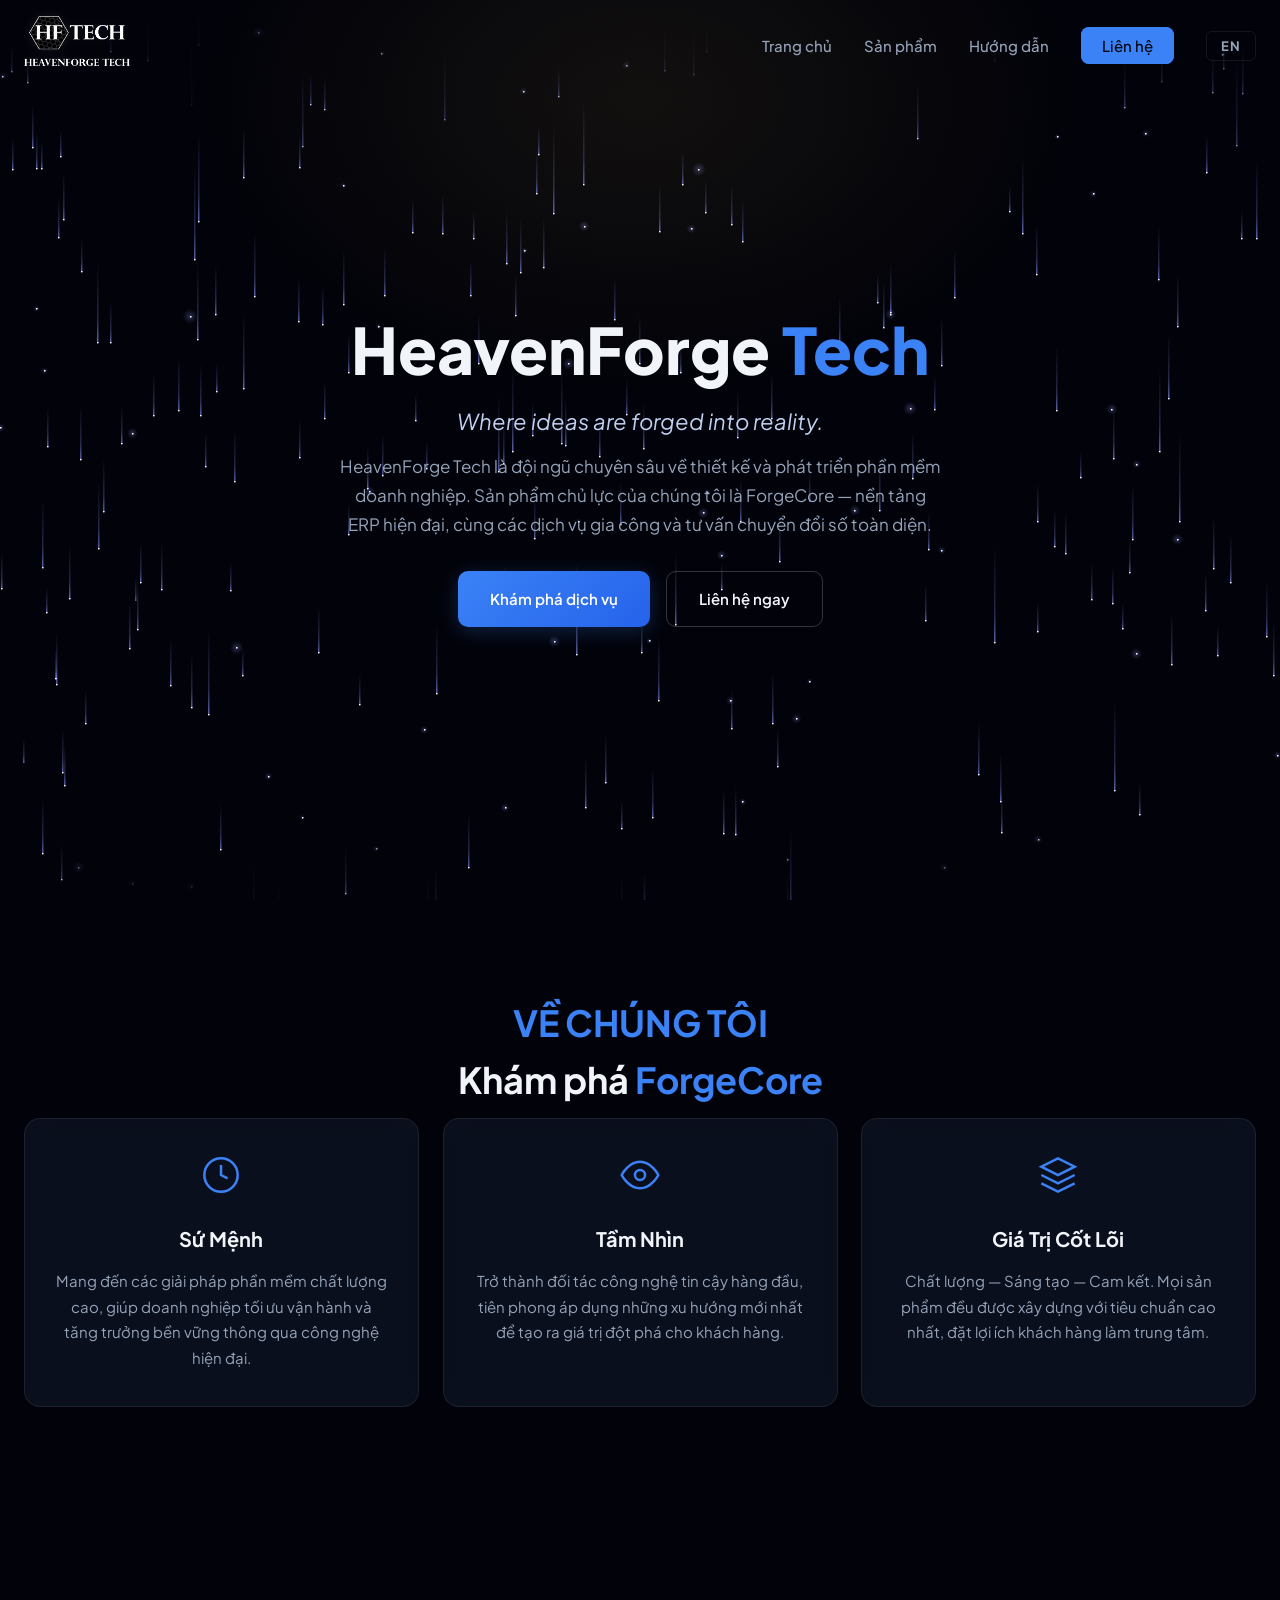
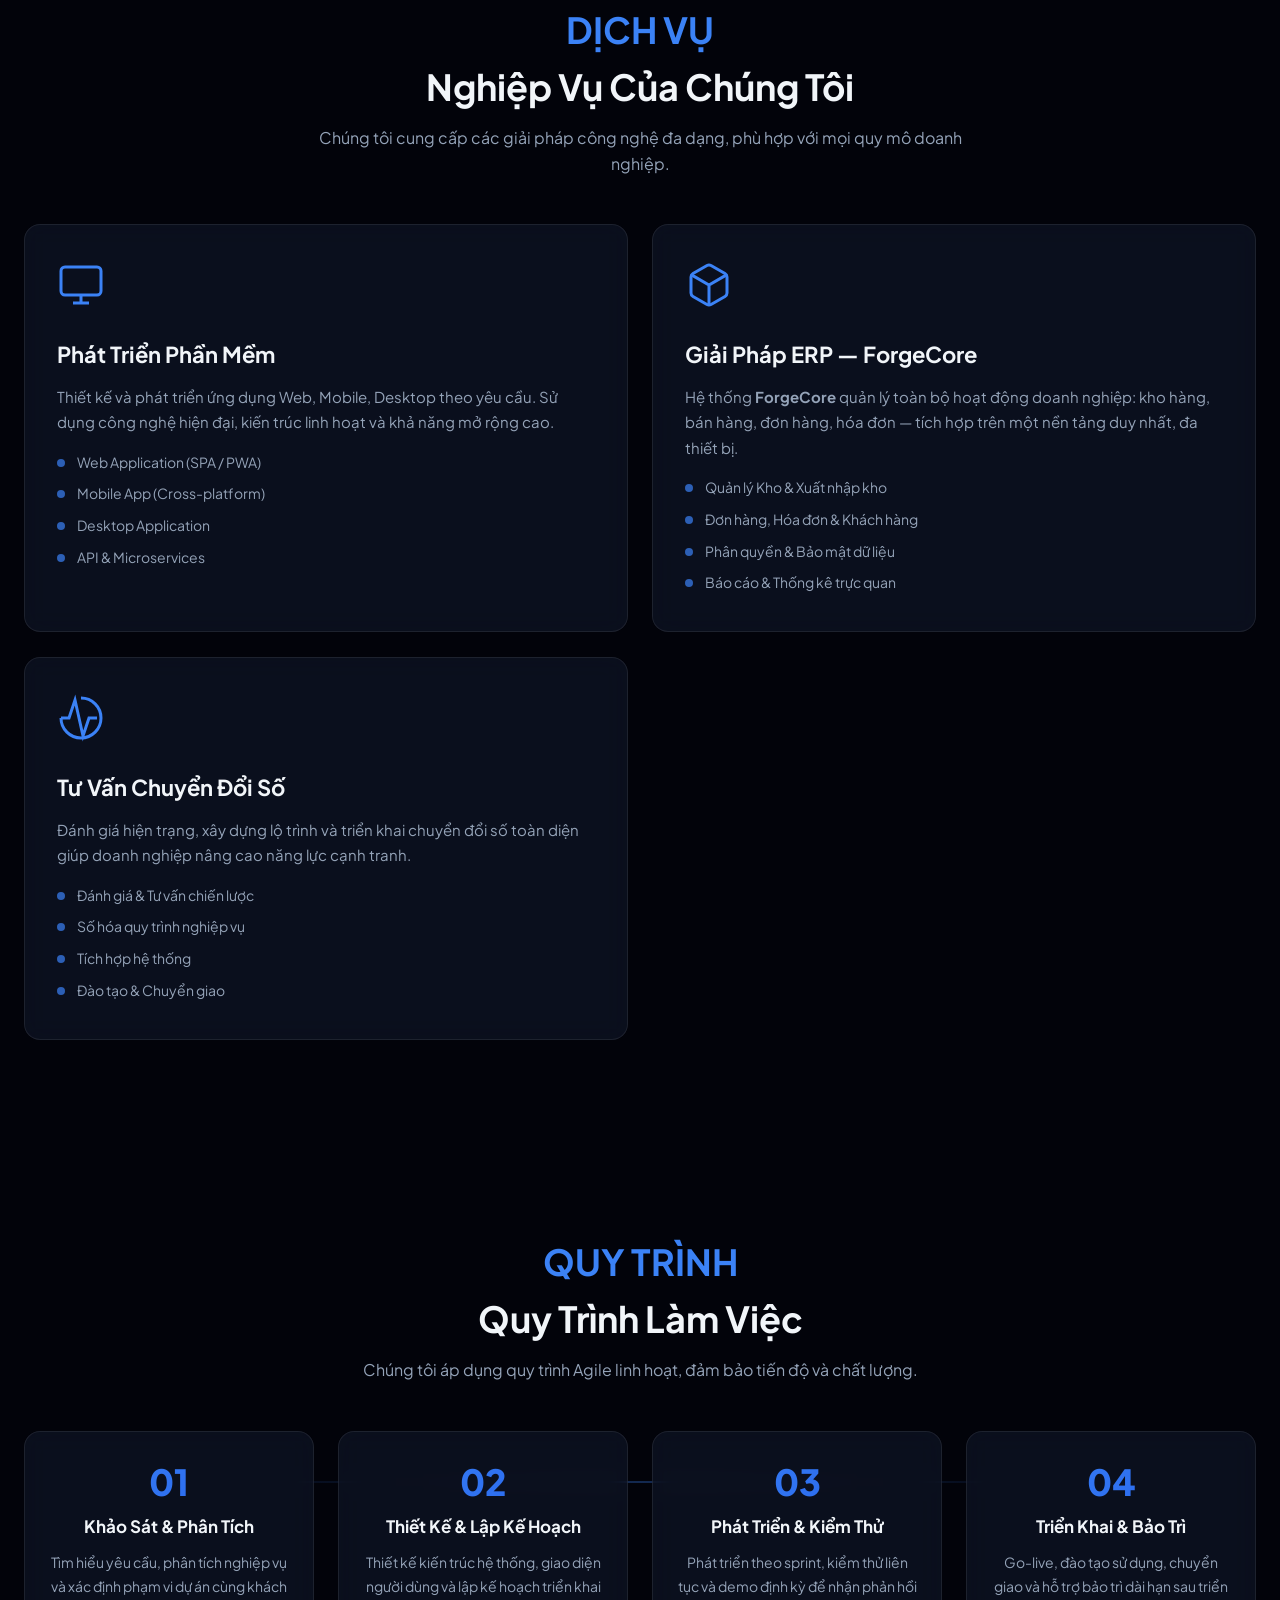
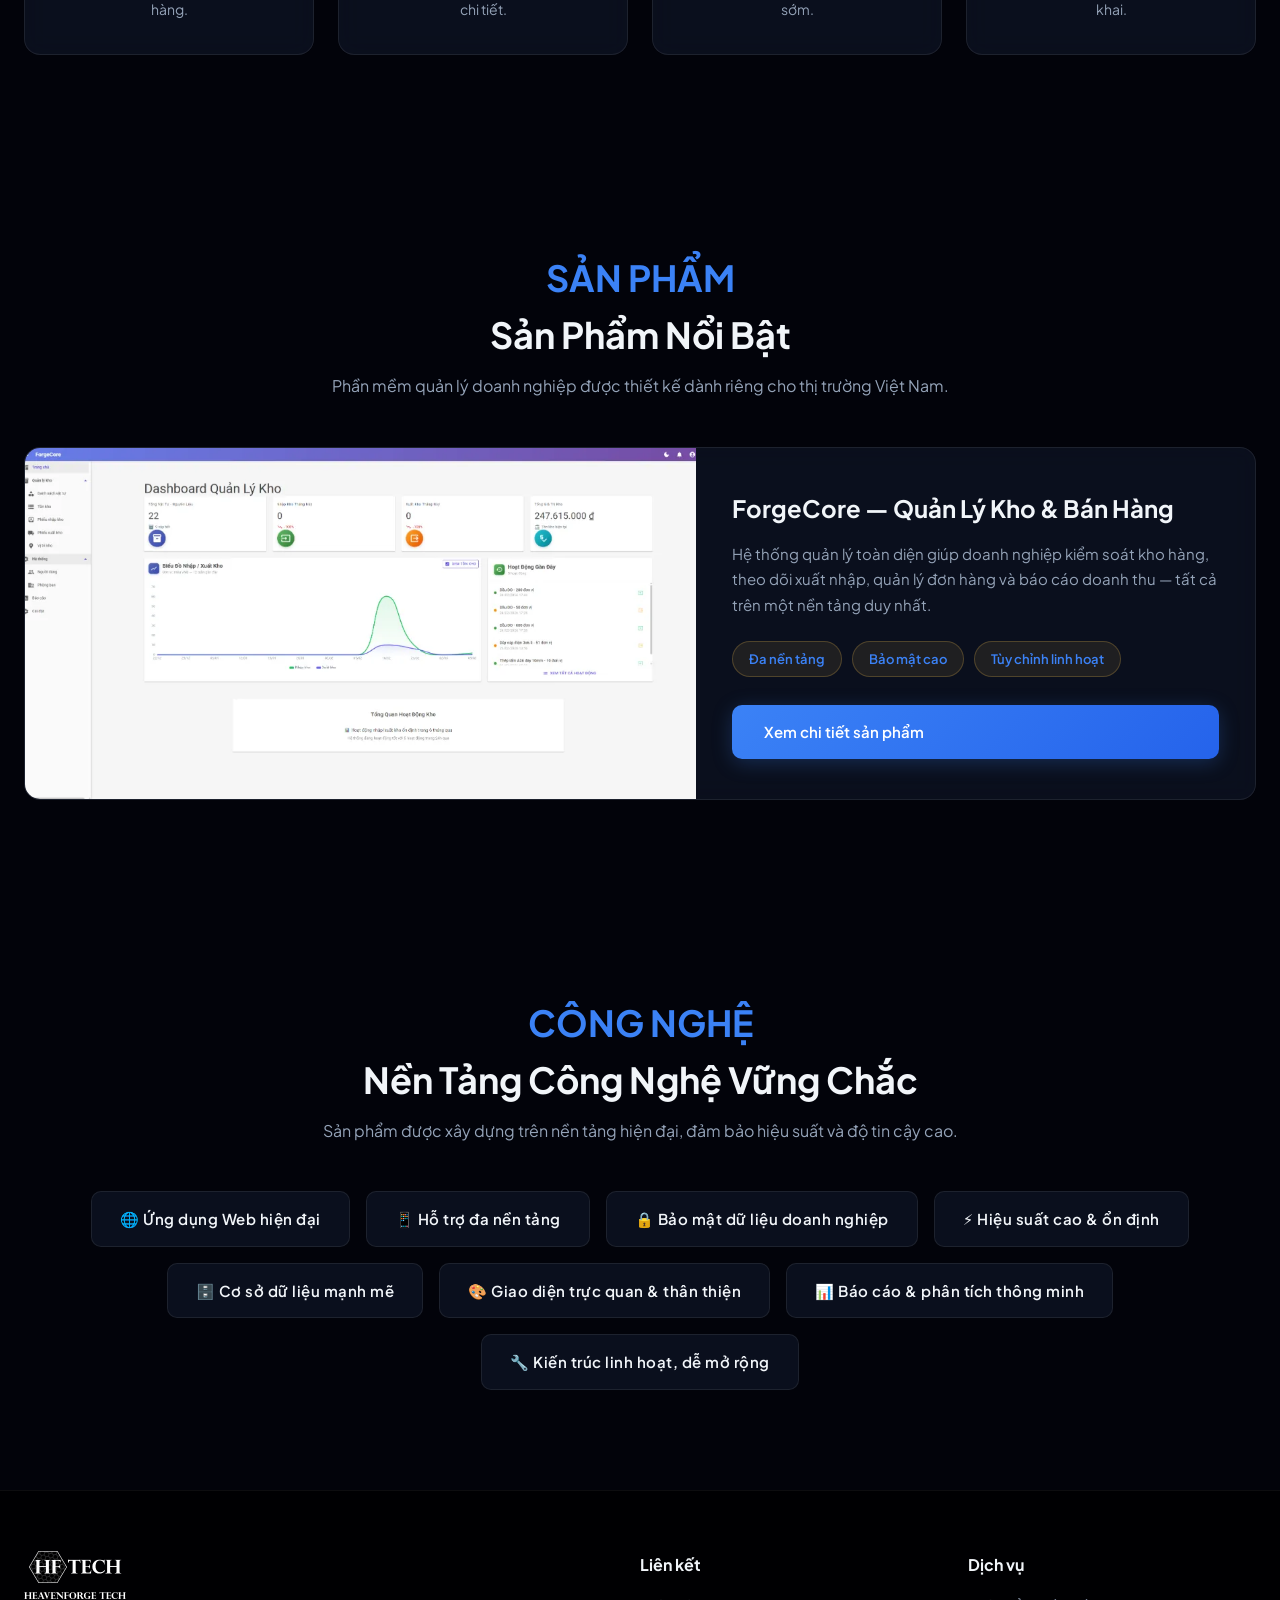
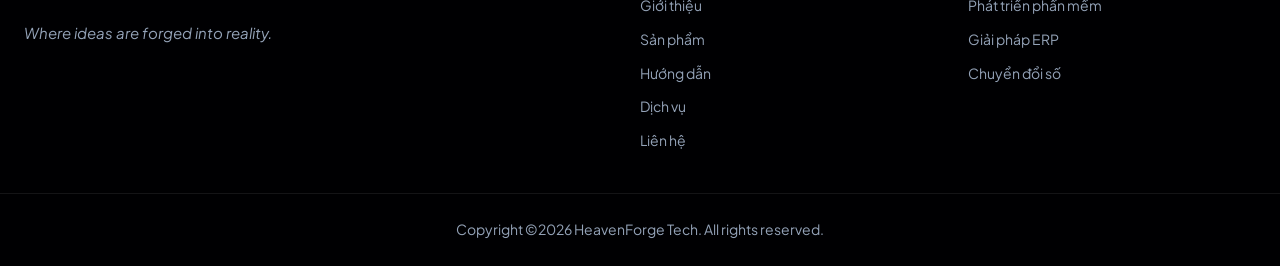
<file: index.html>
<!doctype html>
<html lang="vi">

<head>
  <meta charset="utf-8">
  <meta name="viewport" content="width=device-width,initial-scale=1">
  <title>HeavenForge Tech — Giải Pháp & Phát Triển Phần Mềm Quản Lý Doanh Nghiệp</title>
  <meta name="description"
    content="HeavenForge Tech — Đội ngũ chuyên phát triển phần mềm doanh nghiệp, hệ thống ERP quản lý kho, bán hàng, nhân sự. Sản phẩm chủ lực là ForgeCore cùng các dịch vụ tư vấn chuyển đổi số toàn diện.">
  <meta name="keywords"
    content="phần mềm doanh nghiệp, quản lý nghiệp vụ, giải pháp ERP, phần mềm quản lý kho, phần mềm quản lý bán hàng, chuyển đổi số, phát triển phần mềm, quản lý nhân sự, phần mềm quản lý xuất nhập kho, hệ thống quản lý doanh nghiệp, enterprise software, business management software, HeavenForge Tech">
  <meta name="author" content="HeavenForge Tech">
  <meta name="robots" content="index, follow">
  <meta name="theme-color" content="#0f1326">
  <link rel="canonical" href="https://heavenforgetech.com/">

  <!-- Open Graph -->
  <meta property="og:title" content="HeavenForge Tech — Giải Pháp & Phát Triển Phần Mềm Quản Lý Doanh Nghiệp">
  <meta property="og:description"
    content="Giải pháp phần mềm doanh nghiệp toàn diện: ERP, quản lý kho, bán hàng, nhân sự. Tư vấn chuyển đổi số và phát triển phần mềm theo yêu cầu.">
  <meta property="og:type" content="website">
  <meta property="og:url" content="https://heavenforgetech.com/">
  <meta property="og:image" content="https://heavenforgetech.com/assets/HFTech_Logo_Primary.webp">
  <meta property="og:locale" content="vi_VN">
  <meta property="og:site_name" content="HeavenForge Tech">

  <!-- Twitter Card -->
  <meta name="twitter:card" content="summary_large_image">
  <meta name="twitter:title" content="HeavenForge Tech — Giải Pháp & Phát Triển Phần Mềm Quản Lý Doanh Nghiệp">
  <meta name="twitter:description"
    content="Giải pháp phần mềm quản lý nghiệp vụ doanh nghiệp: ERP, quản lý kho, bán hàng, nhân sự, chuyển đổi số.">
  <meta name="twitter:image" content="https://heavenforgetech.com/assets/HFTech_Logo_Primary.webp">

  <!-- Structured Data -->
  <script type="application/ld+json">
  {
    "@context": "https://schema.org",
    "@type": "Organization",
    "name": "HeavenForge Tech",
    "url": "https://heavenforgetech.com",
    "logo": "https://heavenforgetech.com/assets/HFTech_Logo_Primary.webp",
    "description": "Đội ngũ chuyên phát triển phần mềm doanh nghiệp, giải pháp ERP quản lý nghiệp vụ, với sản phẩm chủ lực ForgeCore và dịch vụ chuyển đổi số.",
    "address": { "@type": "PostalAddress", "addressCountry": "VN" },
    "sameAs": [],
    "hasOfferCatalog": {
      "@type": "OfferCatalog",
      "name": "Dịch vụ Công nghệ",
      "itemListElement": [
        { "@type": "Offer", "itemOffered": { "@type": "Service", "name": "Phát triển phần mềm doanh nghiệp", "description": "Thiết kế và phát triển ứng dụng Web, Mobile, Desktop theo yêu cầu doanh nghiệp." }},
        { "@type": "Offer", "itemOffered": { "@type": "Service", "name": "Giải pháp ERP & Quản lý nghiệp vụ", "description": "Hệ thống quản lý kho, bán hàng, nhân sự, tài chính tích hợp trên một nền tảng." }},
        { "@type": "Offer", "itemOffered": { "@type": "Service", "name": "Tư vấn chuyển đổi số", "description": "Đánh giá, xây dựng lộ trình và triển khai chuyển đổi số toàn diện cho doanh nghiệp." }}
      ]
    }
  }
  </script>
  <link rel="icon" type="image/webp" href="./assets/favicon.webp">
  <link rel="preconnect" href="https://fonts.googleapis.com">
  <link rel="preconnect" href="https://fonts.gstatic.com" crossorigin>
  <link href="https://fonts.googleapis.com/css2?family=Plus+Jakarta+Sans:wght@300;400;500;600;700;800&display=swap" rel="stylesheet">
  <link rel="stylesheet" href="style.css?v=5">
</head>

<body>
  <!-- Background Effect Container -->
  <div id="bg-effect" style="position: fixed; top: 0; left: 0; right: 0; bottom: 0; width: 100%; height: 100%; height: 100dvh; z-index: -1; background: #02030a; overflow: hidden; pointer-events: none;"></div>

  <!-- ===== HEADER ===== -->
  <header id="header">
    <nav class="nav-container">
      <a href="#" class="nav-logo">
        <img src="./assets/HFTech_Logo_Primary_White.webp" alt="HeavenForge Tech" class="nav-logo-img">
      </a>
      <button class="nav-toggle" id="navToggle" aria-label="Menu" aria-expanded="false">
        <span></span><span></span><span></span>
      </button>
      <ul class="nav-links" id="navLinks">
        <li><a href="#hero" data-i18n="nav.home">Trang chủ</a></li>
        <li class="nav-dropdown">
          <a href="./products/" data-i18n="nav.products">Sản phẩm <span class="dropdown-icon">▾</span></a>
          <ul class="dropdown-menu">
            <li><a href="./products/about/" data-i18n="nav.products.about">Giới thiệu</a></li>
            <li><a href="./products/usage/" data-i18n="nav.products.usage">Cách sử dụng</a></li>
          </ul>
        </li>
        <li><a href="./guide/" data-i18n="nav.guide">Hướng dẫn</a></li>
        <li><a href="./contact/" class="nav-cta" data-i18n="nav.contact">Liên hệ</a></li>
        <li><button id="langToggle" class="lang-toggle" onclick="setLang(getLang()==='vi'?'en':'vi')">EN</button></li>
      </ul>
    </nav>
  </header>

  <!-- ===== HERO ===== -->
  <section id="hero" class="hero">
    <div class="hero-glow"></div>
    <div class="container hero-content">
      <!-- <div class="badge animate-fade">ĐỘI NGŨ PHÁT TRIỂN</div>-->
      <h1 class="animate-fade">HeavenForge <span class="accent">Tech</span></h1>
      <p class="hero-tagline animate-fade">Where ideas are forged into reality.</p>
      <p class="hero-desc animate-fade" data-i18n="hero.desc">Chúng tôi phát triển phần mềm quản lý doanh nghiệp hiện đại — từ hệ thống ERP,
        quản lý kho hàng đến tư vấn chuyển đổi số toàn diện.</p>
      <div class="hero-btns animate-fade">
        <a href="#services" class="btn btn-primary" data-i18n="hero.btn.services">Khám phá dịch vụ</a>
        <a href="./contact/" class="btn btn-outline" data-i18n="hero.btn.contact">Liên hệ ngay</a>
      </div>
    </div>
  </section>

  <!-- ===== ABOUT ===== -->
  <section id="about" class="section">
    <div class="container">
      <div class="section-label" data-i18n="about.label">VỀ CHÚNG TÔI</div>
      <h2 class="section-title" data-i18n="about.title">Rèn Giũa Công Nghệ,<br>Kiến Tạo Tương Lai</h2>
      <div class="about-grid">
        <div class="about-card glass-card">
          <div class="about-icon">
            <svg width="40" height="40" viewBox="0 0 24 24" fill="none" stroke="currentColor" stroke-width="1.5" aria-hidden="true">
              <circle cx="12" cy="12" r="10" />
              <path d="M12 6v6l4 2" />
            </svg>
          </div>
          <h3 data-i18n="about.mission">Sứ Mệnh</h3>
          <p data-i18n="about.mission.desc">Mang đến các giải pháp phần mềm chất lượng cao, giúp doanh nghiệp tối ưu vận hành và tăng trưởng bền vững
            thông qua công nghệ hiện đại.</p>
        </div>
        <div class="about-card glass-card">
          <div class="about-icon">
            <svg width="40" height="40" viewBox="0 0 24 24" fill="none" stroke="currentColor" stroke-width="1.5" aria-hidden="true">
              <path d="M1 12s4-8 11-8 11 8 11 8-4 8-11 8-11-8-11-8z" />
              <circle cx="12" cy="12" r="3" />
            </svg>
          </div>
          <h3 data-i18n="about.vision">Tầm Nhìn</h3>
          <p data-i18n="about.vision.desc">Trở thành đối tác công nghệ tin cậy hàng đầu, tiên phong áp dụng những xu hướng mới nhất để tạo ra giá trị
            đột phá cho khách hàng.</p>
        </div>
        <div class="about-card glass-card">
          <div class="about-icon">
            <svg width="40" height="40" viewBox="0 0 24 24" fill="none" stroke="currentColor" stroke-width="1.5" aria-hidden="true">
              <path d="M12 2L2 7l10 5 10-5-10-5z" />
              <path d="M2 17l10 5 10-5" />
              <path d="M2 12l10 5 10-5" />
            </svg>
          </div>
          <h3 data-i18n="about.values">Giá Trị Cốt Lõi</h3>
          <p data-i18n="about.values.desc">Chất lượng — Sáng tạo — Cam kết. Mọi sản phẩm đều được xây dựng với tiêu chuẩn cao nhất, đặt lợi ích khách
            hàng làm trung tâm.</p>
        </div>
      </div>
    </div>
  </section>

  <!-- ===== SERVICES ===== -->
  <section id="services" class="section section-alt">
    <div class="container">
      <div class="section-label" data-i18n="services.label">DỊCH VỤ</div>
      <h2 class="section-title" data-i18n="services.title">Nghiệp Vụ Của Chúng Tôi</h2>
      <p class="section-sub" data-i18n="services.sub">Chúng tôi cung cấp các giải pháp công nghệ đa dạng, phù hợp với mọi quy mô doanh nghiệp.
      </p>
      <div class="services-grid">
        <div class="service-card glass-card">
          <div class="service-icon">
            <svg width="48" height="48" viewBox="0 0 24 24" fill="none" stroke="var(--accent)" stroke-width="1.5" aria-hidden="true">
              <rect x="2" y="3" width="20" height="14" rx="2" />
              <path d="M8 21h8M12 17v4" />
            </svg>
          </div>
          <h3 data-i18n="services.dev.title">Phát Triển Phần Mềm</h3>
          <p data-i18n="services.dev.desc">Thiết kế và phát triển ứng dụng Web, Mobile, Desktop theo yêu cầu. Sử dụng công nghệ hiện đại, kiến trúc
            linh hoạt và khả năng mở rộng cao.</p>
          <ul class="service-list">
            <li>Web Application (SPA / PWA)</li>
            <li>Mobile App (Cross-platform)</li>
            <li>Desktop Application</li>
            <li>API & Microservices</li>
          </ul>
        </div>
        <div class="service-card glass-card">
          <div class="service-icon">
            <svg width="48" height="48" viewBox="0 0 24 24" fill="none" stroke="var(--accent)" stroke-width="1.5" aria-hidden="true">
              <path
                d="M21 16V8a2 2 0 00-1-1.73l-7-4a2 2 0 00-2 0l-7 4A2 2 0 003 8v8a2 2 0 001 1.73l7 4a2 2 0 002 0l7-4A2 2 0 0021 16z" />
              <path d="M3.27 6.96L12 12.01l8.73-5.05M12 22.08V12" />
            </svg>
          </div>
          <h3 data-i18n="services.erp.title">Giải Pháp ERP — ForgeCore</h3>
          <p data-i18n="services.erp.desc">Hệ thống <strong>ForgeCore</strong> quản lý toàn bộ hoạt động doanh nghiệp: kho hàng, bán hàng, đơn hàng, hóa đơn — tích hợp trên
            một nền tảng duy nhất, đa thiết bị.</p>
          <ul class="service-list">
            <li data-i18n="services.erp.1">Quản lý Kho & Xuất nhập kho</li>
            <li data-i18n="services.erp.2">Đơn hàng, Hóa đơn & Khách hàng</li>
            <li data-i18n="services.erp.3">Phân quyền & Bảo mật dữ liệu</li>
            <li data-i18n="services.erp.4">Báo cáo & Thống kê trực quan</li>
          </ul>
        </div>
        <div class="service-card glass-card">
          <div class="service-icon">
            <svg width="48" height="48" viewBox="0 0 24 24" fill="none" stroke="var(--accent)" stroke-width="1.5" aria-hidden="true">
              <path d="M12 2a10 10 0 0110 10c0 5.52-4.48 10-10 10S2 17.52 2 12" />
              <path d="M2 12h4l3-9 4 18 3-9h4" />
            </svg>
          </div>
          <h3 data-i18n="services.digi.title">Tư Vấn Chuyển Đổi Số</h3>
          <p data-i18n="services.digi.desc">Đánh giá hiện trạng, xây dựng lộ trình và triển khai chuyển đổi số toàn diện giúp doanh nghiệp nâng cao
            năng lực cạnh tranh.</p>
          <ul class="service-list">
            <li data-i18n="services.digi.1">Đánh giá & Tư vấn chiến lược</li>
            <li data-i18n="services.digi.2">Số hóa quy trình nghiệp vụ</li>
            <li data-i18n="services.digi.3">Tích hợp hệ thống</li>
            <li data-i18n="services.digi.4">Đào tạo & Chuyển giao</li>
          </ul>
        </div>
      </div>
    </div>
  </section>

  <!-- ===== PROCESS ===== -->
  <section id="process" class="section">
    <div class="container">
      <div class="section-label" data-i18n="process.label">QUY TRÌNH</div>
      <h2 class="section-title" data-i18n="process.title">Quy Trình Làm Việc</h2>
      <p class="section-sub" data-i18n="process.sub">Chúng tôi áp dụng quy trình Agile linh hoạt, đảm bảo tiến độ và chất lượng.</p>
      <div class="process-timeline">
        <div class="process-step glass-card">
          <div class="step-number">01</div>
          <h3 data-i18n="process.1.title">Khảo Sát & Phân Tích</h3>
          <p data-i18n="process.1.desc">Tìm hiểu yêu cầu, phân tích nghiệp vụ và xác định phạm vi dự án cùng khách hàng.</p>
        </div>
        <div class="process-step glass-card">
          <div class="step-number">02</div>
          <h3 data-i18n="process.2.title">Thiết Kế & Lập Kế Hoạch</h3>
          <p data-i18n="process.2.desc">Thiết kế kiến trúc hệ thống, giao diện người dùng và lập kế hoạch triển khai chi tiết.</p>
        </div>
        <div class="process-step glass-card">
          <div class="step-number">03</div>
          <h3 data-i18n="process.3.title">Phát Triển & Kiểm Thử</h3>
          <p data-i18n="process.3.desc">Phát triển theo sprint, kiểm thử liên tục và demo định kỳ để nhận phản hồi sớm.</p>
        </div>
        <div class="process-step glass-card">
          <div class="step-number">04</div>
          <h3 data-i18n="process.4.title">Triển Khai & Bảo Trì</h3>
          <p data-i18n="process.4.desc">Go-live, đào tạo sử dụng, chuyển giao và hỗ trợ bảo trì dài hạn sau triển khai.</p>
        </div>
      </div>
    </div>
  </section>

  <!-- ===== SẢN PHẨM NỔI BẬT ===== -->
  <section id="product" class="section section-alt">
    <div class="container">
      <div class="section-label" data-i18n="product.label">SẢN PHẨM</div>
      <h2 class="section-title" data-i18n="product.title">Sản Phẩm Nổi Bật</h2>
      <p class="section-sub" data-i18n="product.sub">Phần mềm quản lý doanh nghiệp được thiết kế dành riêng cho thị trường Việt Nam.</p>
      <div class="product-showcase glass-card">
        <div class="product-showcase-img">
          <img src="./screenshots/quan-ly-kho/dashboard.webp" alt="ForgeCore Dashboard" loading="lazy">
        </div>
        <div class="product-showcase-info">
          <h3 data-i18n="product.name">ForgeCore — Quản Lý Kho & Bán Hàng</h3>
          <p data-i18n="product.desc">Hệ thống quản lý toàn diện giúp doanh nghiệp kiểm soát kho hàng, theo dõi xuất nhập, quản lý đơn hàng và báo cáo doanh thu — tất cả trên một nền tảng duy nhất.</p>
          <div class="product-badges">
            <span class="product-badge" data-i18n="product.badge.1">Đa nền tảng</span>
            <span class="product-badge" data-i18n="product.badge.2">Bảo mật cao</span>
            <span class="product-badge" data-i18n="product.badge.3">Tùy chỉnh linh hoạt</span>
          </div>
          <a href="./products/" class="btn btn-primary" data-i18n="product.btn">Xem chi tiết sản phẩm</a>
        </div>
      </div>
    </div>
  </section>

  <!-- ===== CÔNG NGHỆ ===== -->
  <section id="tech" class="section">
    <div class="container">
      <div class="section-label" data-i18n="tech.label">CÔNG NGHỆ</div>
      <h2 class="section-title" data-i18n="tech.title">Nền Tảng Công Nghệ Vững Chắc</h2>
      <p class="section-sub" data-i18n="tech.sub">Sản phẩm được xây dựng trên nền tảng hiện đại, đảm bảo hiệu suất và độ tin cậy cao.</p>
      <div class="tech-grid">
        <div class="tech-item" data-i18n="tech.1">🌐 Ứng dụng Web hiện đại</div>
        <div class="tech-item" data-i18n="tech.2">📱 Hỗ trợ đa nền tảng</div>
        <div class="tech-item" data-i18n="tech.3">🔒 Bảo mật dữ liệu doanh nghiệp</div>
        <div class="tech-item" data-i18n="tech.4">⚡ Hiệu suất cao & ổn định</div>
        <div class="tech-item" data-i18n="tech.5">🗄️ Cơ sở dữ liệu mạnh mẽ</div>
        <div class="tech-item" data-i18n="tech.6">🎨 Giao diện trực quan & thân thiện</div>
        <div class="tech-item" data-i18n="tech.7">📊 Báo cáo & phân tích thông minh</div>
        <div class="tech-item" data-i18n="tech.8">🔧 Kiến trúc linh hoạt, dễ mở rộng</div>
      </div>
    </div>
  </section>

  <!-- ===== FOOTER ===== -->
  <footer class="footer">
    <div class="container footer-inner">
      <div class="footer-brand">
        <img src="./assets/HFTech_Logo_Primary_White.webp" alt="HeavenForge Tech" class="footer-logo">
        <p>Where ideas are forged into reality.</p>
      </div>
      <div class="footer-links">
        <h4 data-i18n="footer.links">Liên kết</h4>
        <a href="#about" data-i18n="footer.about">Giới thiệu</a>
        <a href="./products/" data-i18n="nav.products">Sản phẩm</a>
        <a href="./guide/" data-i18n="nav.guide">Hướng dẫn</a>
        <a href="#services" data-i18n="footer.services-title">Dịch vụ</a>
        <a href="./contact/" data-i18n="nav.contact">Liên hệ</a>
      </div>
      <div class="footer-links">
        <h4 data-i18n="footer.services-title">Dịch vụ</h4>
        <a href="#services" data-i18n="footer.dev">Phát triển phần mềm</a>
        <a href="#services" data-i18n="footer.erp">Giải pháp ERP</a>
        <a href="#services" data-i18n="footer.digital">Chuyển đổi số</a>

      </div>
    </div>
    <div class="footer-bottom">
      <p>Copyright ©2026 HeavenForge Tech. All rights reserved.</p>
    </div>
  </footer>

  <script src="i18n.js?v=1"></script>
  <script src="main.js"></script>
  <script src="./assets/rising-lines.js"></script>
  <script>
    document.addEventListener('DOMContentLoaded', () => {
      new RisingLines('#bg-effect', {
        particles: 500,
        color: "#2C2F53",
        riseSpeed: 25,
        opacity: 100,
        scale: 7,
        showHorizon: false,
        horizonColor: "#2C2F53",
        horizonOpacity: 85
      });
    });
  </script>
</body>

</html>
</file>
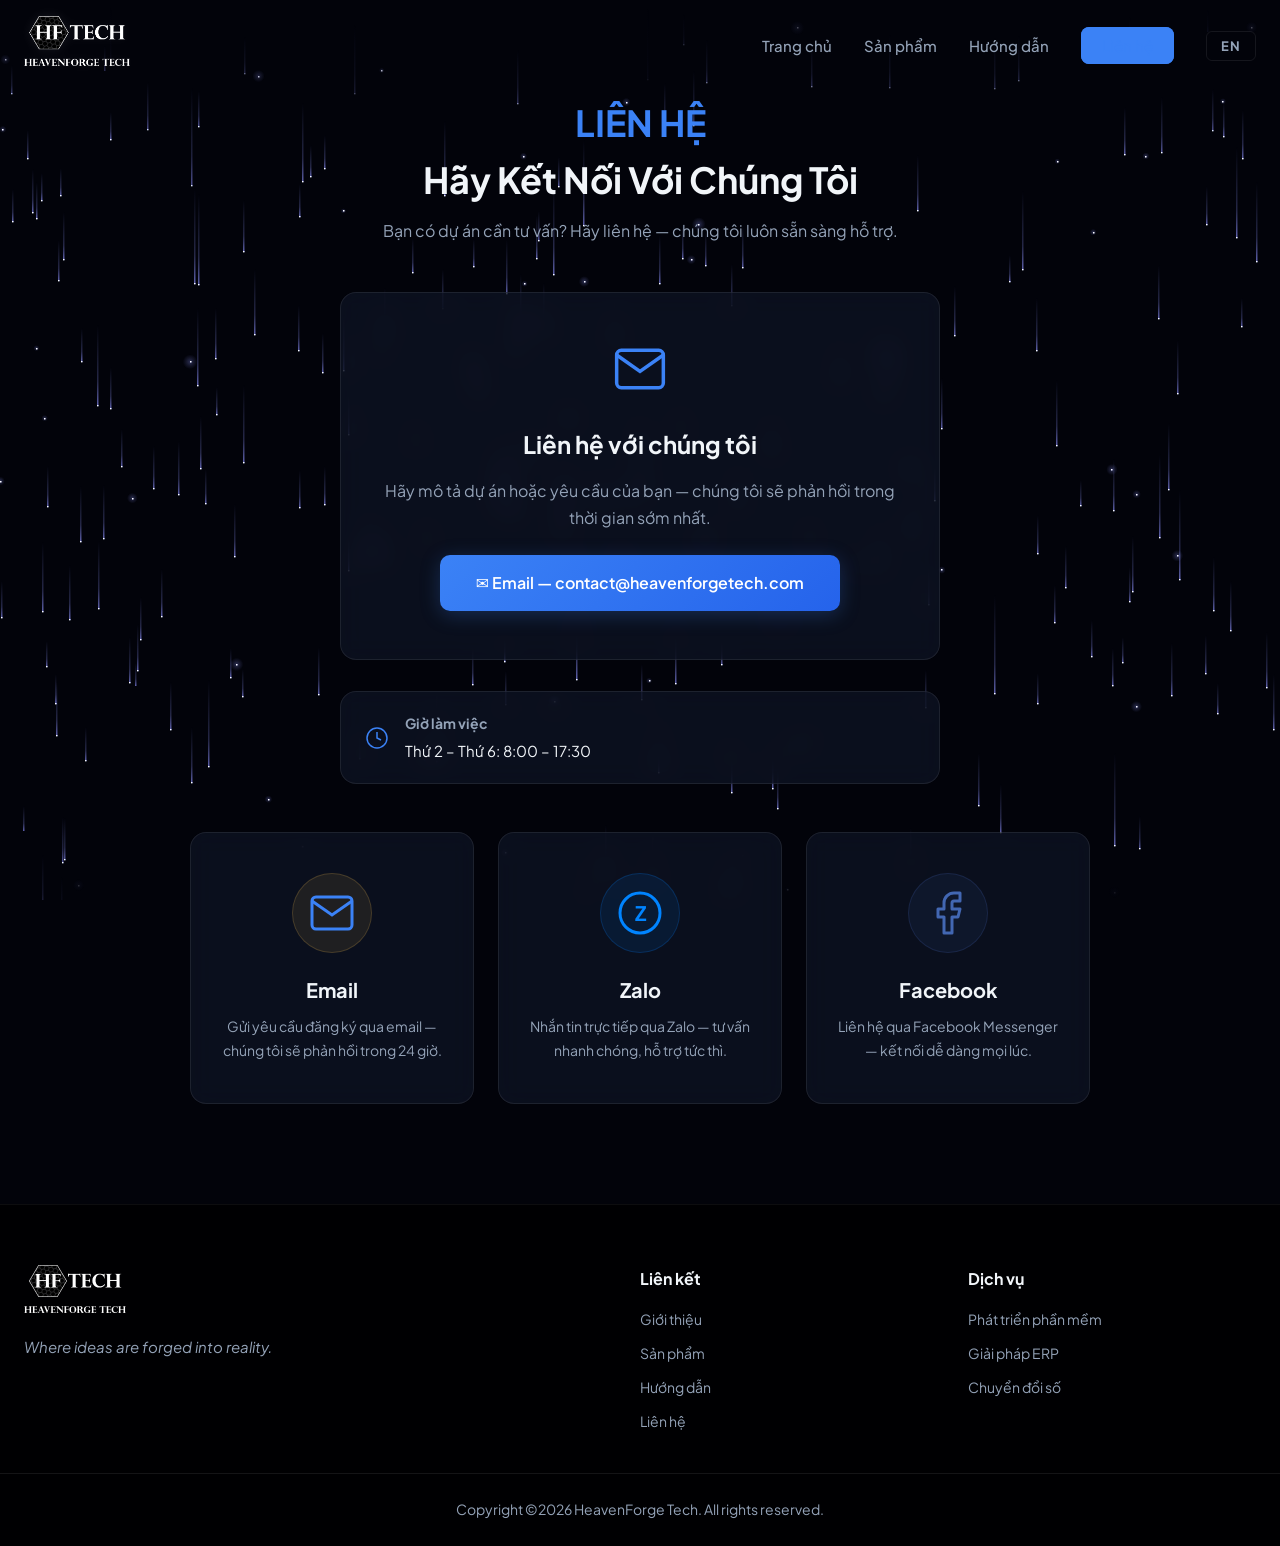
<file: contact/index.html>
<!doctype html>
<html lang="vi">

<head>
    <meta charset="utf-8">
    <meta name="viewport" content="width=device-width,initial-scale=1">
    <title>Hướng Dẫn Sử Dụng — ForgeCore | HeavenForge Tech</title>
    <meta name="description"
        content="Hướng dẫn đăng ký, lợi ích khi sử dụng phần mềm ForgeCore và so sánh với phương pháp quản lý truyền thống.">
    <meta name="keywords"
        content="hướng dẫn sử dụng, đăng ký ForgeCore, lợi ích phần mềm quản lý, so sánh phần mềm ERP, HeavenForge Tech">
    <meta name="author" content="HeavenForge Tech">
    <meta name="robots" content="index, follow">
    <meta name="theme-color" content="#0f1326">
    <link rel="canonical" href="https://heavenforgetech.com/guide">

    <!-- Open Graph -->
    <meta property="og:title" content="Hướng Dẫn Sử Dụng — ForgeCore | HeavenForge Tech">
    <meta property="og:description"
        content="Hướng dẫn đăng ký và khám phá lợi ích khi sử dụng phần mềm quản lý doanh nghiệp ForgeCore.">
    <meta property="og:type" content="website">
    <meta property="og:url" content="https://heavenforgetech.com/guide">
    <meta property="og:image" content="https://heavenforgetech.com/assets/HFTech_Logo_Primary.webp">
    <meta property="og:locale" content="vi_VN">
    <meta property="og:site_name" content="HeavenForge Tech">

    <link rel="icon" type="image/webp" href="../assets/favicon.webp">
    <link rel="preconnect" href="https://fonts.googleapis.com">
    <link rel="preconnect" href="https://fonts.gstatic.com" crossorigin>
    <link href="https://fonts.googleapis.com/css2?family=Plus+Jakarta+Sans:wght@300;400;500;600;700;800&display=swap"
        rel="stylesheet">
    <link rel="stylesheet" href="../style.css?v=6">
    <script>document.documentElement.classList.add('js-ready');</script>
</head>

<body>
  <!-- Background Effect Container -->
  <div id="bg-effect" style="position: fixed; top: 0; left: 0; right: 0; bottom: 0; width: 100%; height: 100%; height: 100dvh; z-index: -1; background: #02030a; overflow: hidden; pointer-events: none;"></div>
    <!-- ===== HEADER ===== -->
    <header id="header">
        <nav class="nav-container">
            <a href="../" class="nav-logo">
                <img src="../assets/HFTech_Logo_Primary_White.webp" alt="HeavenForge Tech" class="nav-logo-img">
            </a>
            <button class="nav-toggle" id="navToggle" aria-label="Menu" aria-expanded="false">
                <span></span><span></span><span></span>
            </button>
            <ul class="nav-links" id="navLinks">
                <li><a href="../" data-i18n="nav.home">Trang chủ</a></li>
                <li class="nav-dropdown">
                    <a href="../products/" data-i18n="nav.products">Sản phẩm <span class="dropdown-icon">▾</span></a>
                    <ul class="dropdown-menu">
                        <li><a href="../products/about/" data-i18n="nav.products.about">Giới thiệu</a></li>
                        <li><a href="../products/usage/" data-i18n="nav.products.usage">Cách sử dụng</a></li>
                    </ul>
                </li>
                <li><a href="../guide/" data-i18n="nav.guide">Hướng dẫn</a></li>
                <li><a href="./" class="nav-cta nav-active" data-i18n="nav.contact">Liên hệ</a></li>
                <li><button id="langToggle" class="lang-toggle" onclick="setLang(getLang()==='vi'?'en':'vi')">EN</button></li>
            </ul>
        </nav>
    </header>

    <!-- ===== CONTACT ===== -->
    <section id="contact" class="section">
      <div class="container">
        <div class="section-label" data-i18n="contact.label">LIÊN HỆ</div>
        <h2 class="section-title" data-i18n="contact.title">Hãy Kết Nối Với Chúng Tôi</h2>
        <p class="section-sub" data-i18n="contact.sub">Bạn có dự án cần tư vấn? Hãy liên hệ — chúng tôi luôn sẵn sàng hỗ trợ.</p>
        <div class="contact-info-center">
          <div class="contact-cta glass-card">
            <svg width="56" height="56" viewBox="0 0 24 24" fill="none" stroke="var(--accent)" stroke-width="1.5" aria-hidden="true">
              <path d="M4 4h16c1.1 0 2 .9 2 2v12c0 1.1-.9 2-2 2H4c-1.1 0-2-.9-2-2V6c0-1.1.9-2 2-2z" />
              <polyline points="22,6 12,13 2,6" />
            </svg>
            <h3 data-i18n="contact.cta.title">Liên hệ với chúng tôi</h3>
            <p data-i18n="contact.cta.desc">Hãy mô tả dự án hoặc yêu cầu của bạn — chúng tôi sẽ phản hồi trong thời gian sớm nhất.</p>
            <span id="contact-mail"></span>
          </div>
          <div class="contact-details">
            <div class="contact-item glass-card">
              <svg width="24" height="24" viewBox="0 0 24 24" fill="none" stroke="var(--accent)" stroke-width="1.5" aria-hidden="true">
                <circle cx="12" cy="12" r="10" />
                <path d="M12 6v6l4 2" />
              </svg>
              <div>
                <h4 data-i18n="contact.hours.title">Giờ làm việc</h4>
                <p data-i18n="contact.hours.desc">Thứ 2 – Thứ 6: 8:00 – 17:30</p>
              </div>
            </div>
          </div>
        </div>

        <!-- Kênh liên hệ -->
        <div class="contact-channels" style="margin-top:48px;">
          <a href="https://mail.google.com/mail/?view=cm&to=contact%40heavenforgetech.com&su=Y%C3%AAu%20c%E1%BA%A7u%20t%C6%B0%20v%E1%BA%A5n"
            target="_blank" rel="noopener noreferrer" class="channel-card glass-card">
            <div class="channel-icon channel-email">
              <svg width="48" height="48" viewBox="0 0 24 24" fill="none" stroke="currentColor" stroke-width="1.5" aria-hidden="true">
                <path d="M4 4h16c1.1 0 2 .9 2 2v12c0 1.1-.9 2-2 2H4c-1.1 0-2-.9-2-2V6c0-1.1.9-2 2-2z" />
                <polyline points="22,6 12,13 2,6" />
              </svg>
            </div>
            <h3 data-i18n="guide.channel.email">Email</h3>
            <p data-i18n="guide.channel.email.desc">Gửi yêu cầu đăng ký qua email — chúng tôi sẽ phản hồi trong 24 giờ.</p>
          </a>
          <a href="https://zalo.me/0908487040" target="_blank" rel="noopener noreferrer" class="channel-card glass-card">
            <div class="channel-icon channel-zalo">
              <svg width="48" height="48" viewBox="0 0 24 24" fill="none" aria-hidden="true">
                <circle cx="12" cy="12" r="10" stroke="currentColor" stroke-width="1.5" />
                <text x="12" y="16" text-anchor="middle" fill="currentColor" font-size="10" font-weight="700" font-family="Plus Jakarta Sans, sans-serif">Z</text>
              </svg>
            </div>
            <h3 data-i18n="guide.channel.zalo">Zalo</h3>
            <p data-i18n="guide.channel.zalo.desc">Nhắn tin trực tiếp qua Zalo — tư vấn nhanh chóng, hỗ trợ tức thì.</p>
          </a>
          <a href="https://m.me/798002690071717" target="_blank" rel="noopener noreferrer" class="channel-card glass-card">
            <div class="channel-icon channel-facebook">
              <svg width="48" height="48" viewBox="0 0 24 24" fill="none" aria-hidden="true">
                <path d="M18 2h-3a5 5 0 00-5 5v3H7v4h3v8h4v-8h3l1-4h-4V7a1 1 0 011-1h3z"
                  stroke="currentColor" stroke-width="1.5" stroke-linecap="round" stroke-linejoin="round" />
              </svg>
            </div>
            <h3 data-i18n="guide.channel.fb">Facebook</h3>
            <p data-i18n="guide.channel.fb.desc">Liên hệ qua Facebook Messenger — kết nối dễ dàng mọi lúc.</p>
          </a>
        </div>
      </div>
    </section>

    <!-- ===== FOOTER ===== -->
    <footer class="footer">
        <div class="container footer-inner">
            <div class="footer-brand">
                <img src="../assets/HFTech_Logo_Primary_White.webp" alt="HeavenForge Tech" class="footer-logo">
                <p>Where ideas are forged into reality.</p>
            </div>
            <div class="footer-links">
                <h4 data-i18n="footer.links">Liên kết</h4>
                <a href="../#about" data-i18n="footer.about">Giới thiệu</a>
                <a href="../products/" data-i18n="nav.products">Sản phẩm</a>
                <a href="../guide/" data-i18n="nav.guide">Hướng dẫn</a>
                <a href="./" data-i18n="nav.contact">Liên hệ</a>
            </div>
            <div class="footer-links">
                <h4 data-i18n="footer.services-title">Dịch vụ</h4>
                <a href="../#services" data-i18n="footer.dev">Phát triển phần mềm</a>
                <a href="../#services" data-i18n="footer.erp">Giải pháp ERP</a>
                <a href="../#services" data-i18n="footer.digital">Chuyển đổi số</a>
            </div>
        </div>
        <div class="footer-bottom">
            <p>Copyright ©2026 HeavenForge Tech. All rights reserved.</p>
        </div>
    </footer>

    <script src="../i18n.js?v=1"></script>
    <script src="../main.js?v=5" defer></script>

  <script src="../assets/rising-lines.js"></script>
  <script>
    document.addEventListener('DOMContentLoaded', () => {
      new RisingLines('#bg-effect', {
        particles: 500,
        color: "#2C2F53",
        riseSpeed: 25,
        opacity: 100,
        scale: 7,
        showHorizon: false,
        horizonColor: "#2C2F53",
        horizonOpacity: 85
      });
    });
  </script>
</body>

</html>
</file>
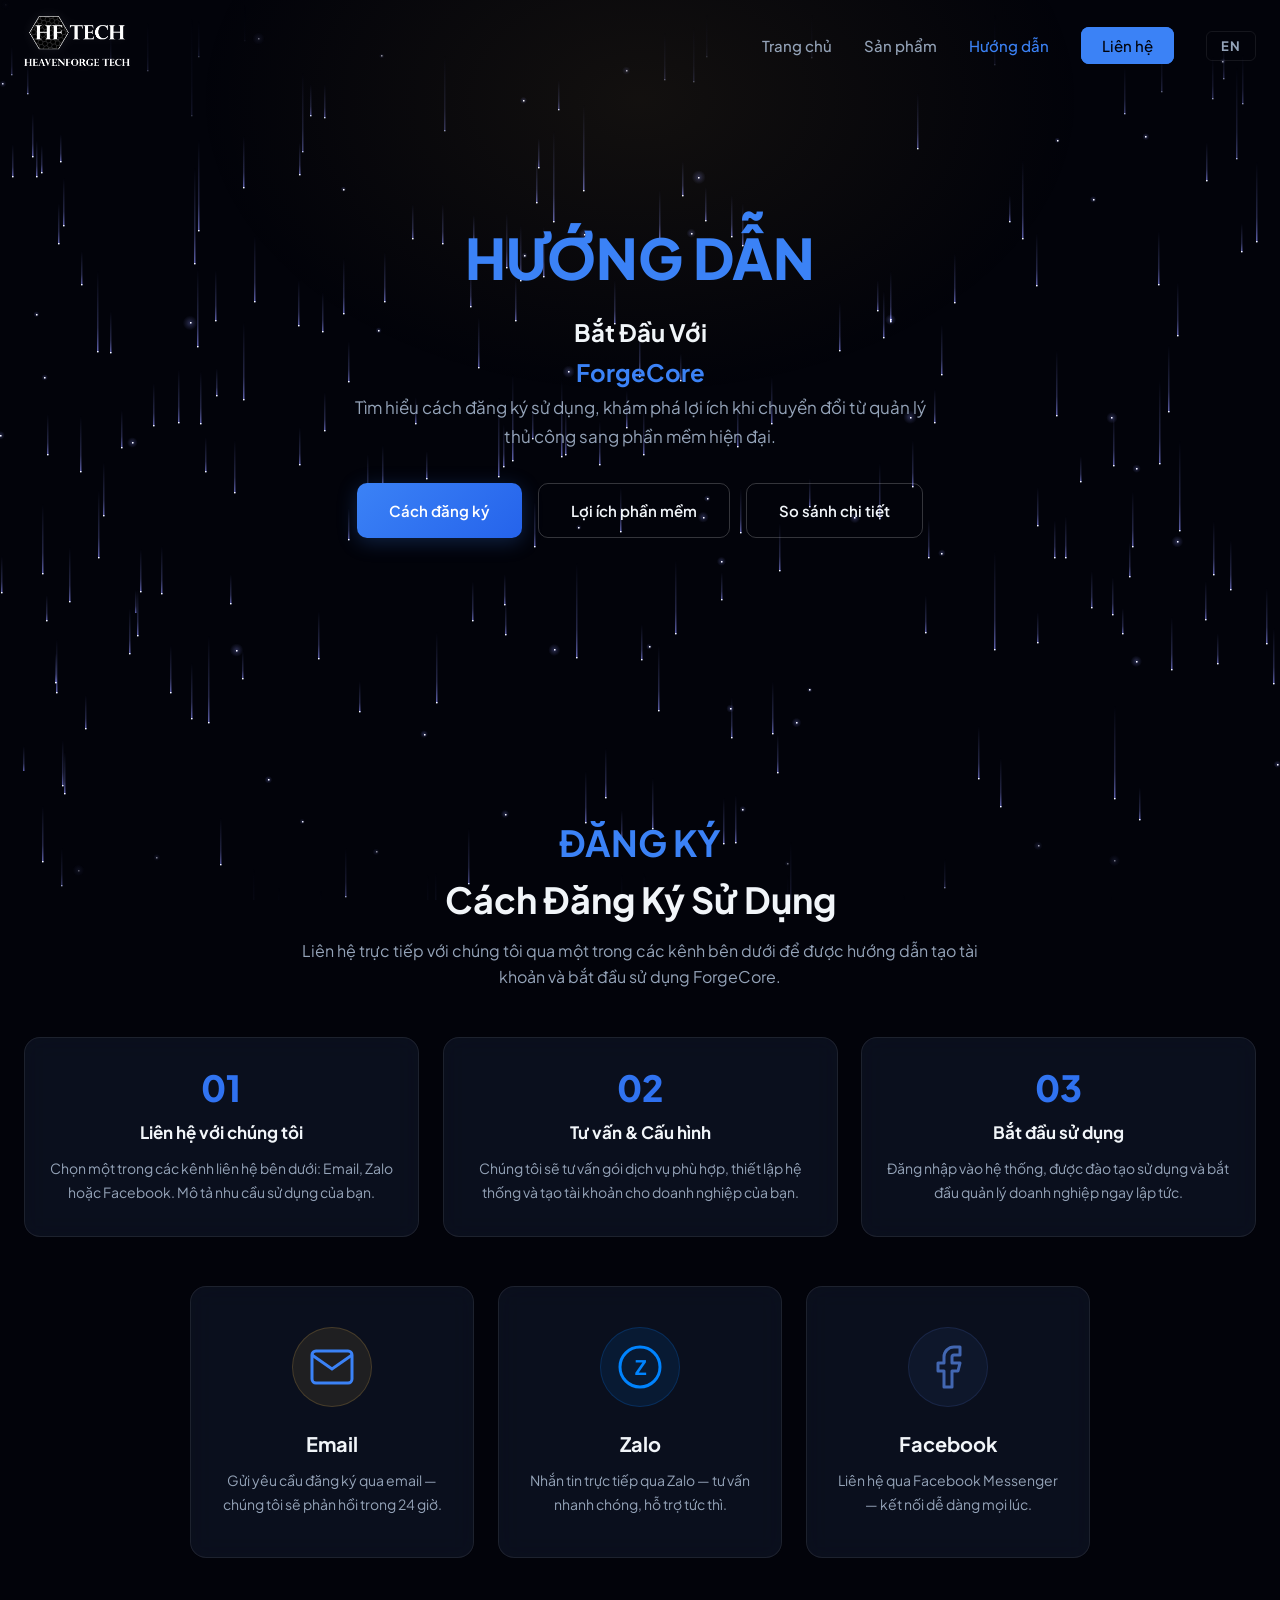
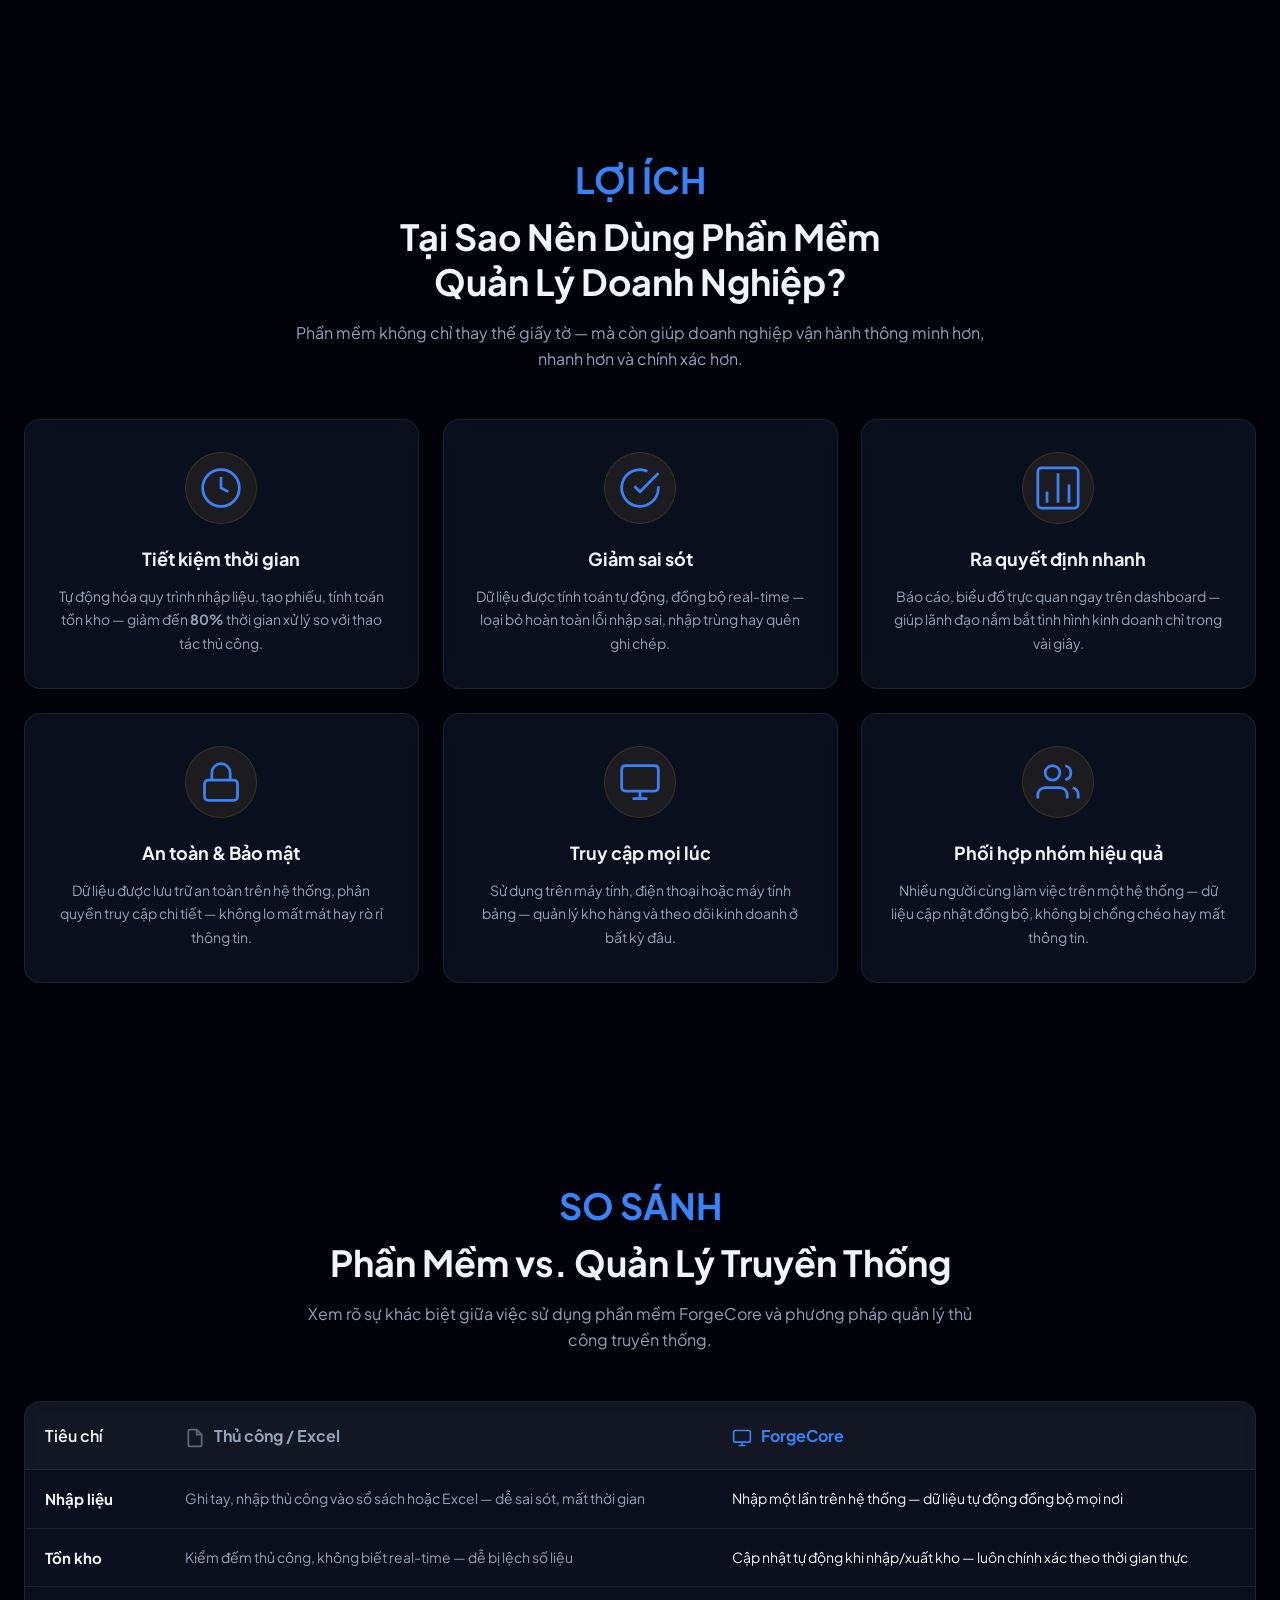
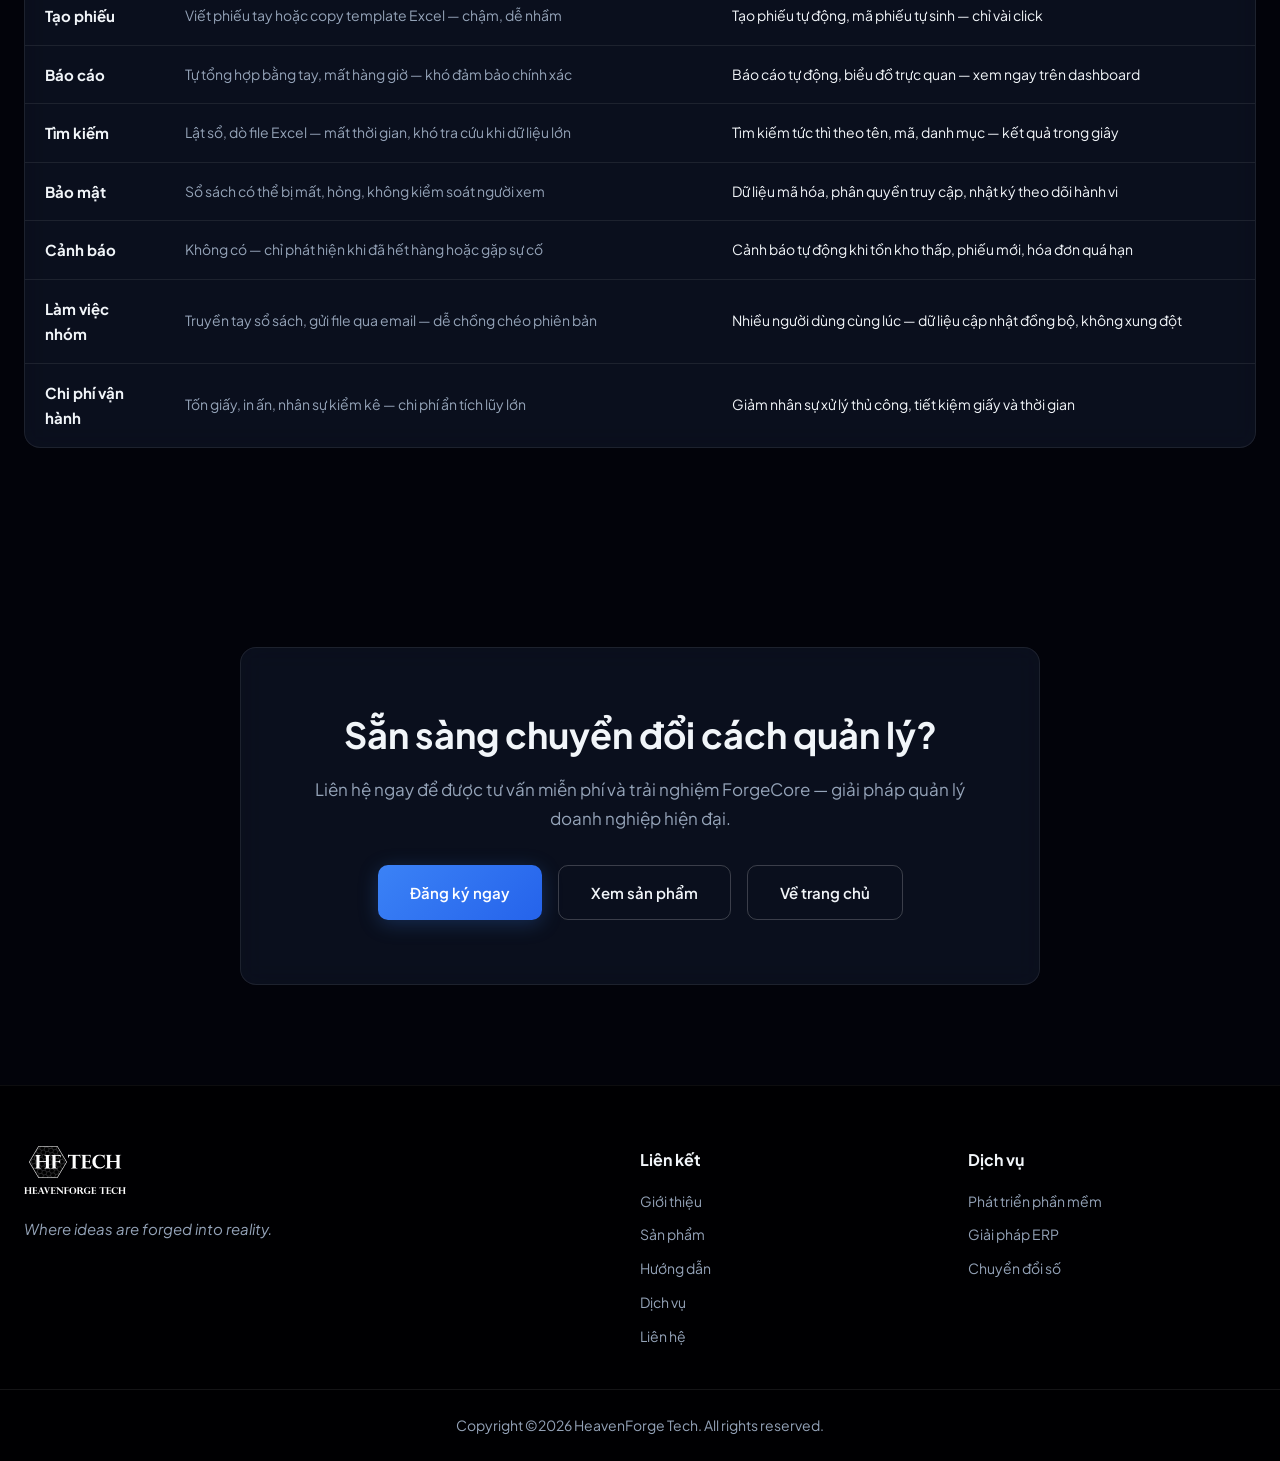
<file: guide/index.html>
<!doctype html>
<html lang="vi">

<head>
    <meta charset="utf-8">
    <meta name="viewport" content="width=device-width,initial-scale=1">
    <title>Hướng Dẫn Sử Dụng — ForgeCore | HeavenForge Tech</title>
    <meta name="description"
        content="Hướng dẫn đăng ký, lợi ích khi sử dụng phần mềm ForgeCore và so sánh với phương pháp quản lý truyền thống.">
    <meta name="keywords"
        content="hướng dẫn sử dụng, đăng ký ForgeCore, lợi ích phần mềm quản lý, so sánh phần mềm ERP, HeavenForge Tech">
    <meta name="author" content="HeavenForge Tech">
    <meta name="robots" content="index, follow">
    <meta name="theme-color" content="#0f1326">
    <link rel="canonical" href="https://heavenforgetech.com/guide">

    <!-- Open Graph -->
    <meta property="og:title" content="Hướng Dẫn Sử Dụng — ForgeCore | HeavenForge Tech">
    <meta property="og:description"
        content="Hướng dẫn đăng ký và khám phá lợi ích khi sử dụng phần mềm quản lý doanh nghiệp ForgeCore.">
    <meta property="og:type" content="website">
    <meta property="og:url" content="https://heavenforgetech.com/guide">
    <meta property="og:image" content="https://heavenforgetech.com/assets/HFTech_Logo_Primary.webp">
    <meta property="og:locale" content="vi_VN">
    <meta property="og:site_name" content="HeavenForge Tech">

    <link rel="icon" type="image/webp" href="../assets/favicon.webp">
    <link rel="preconnect" href="https://fonts.googleapis.com">
    <link rel="preconnect" href="https://fonts.gstatic.com" crossorigin>
    <link href="https://fonts.googleapis.com/css2?family=Plus+Jakarta+Sans:wght@300;400;500;600;700;800&display=swap"
        rel="stylesheet">
    <link rel="stylesheet" href="../style.css?v=6">
    <script>document.documentElement.classList.add('js-ready');</script>
</head>

<body>
  <!-- Background Effect Container -->
  <div id="bg-effect" style="position: fixed; top: 0; left: 0; right: 0; bottom: 0; width: 100%; height: 100%; height: 100dvh; z-index: -1; background: #02030a; overflow: hidden; pointer-events: none;"></div>
    <!-- ===== HEADER ===== -->
    <header id="header">
        <nav class="nav-container">
            <a href="../" class="nav-logo">
                <img src="../assets/HFTech_Logo_Primary_White.webp" alt="HeavenForge Tech" class="nav-logo-img">
            </a>
            <button class="nav-toggle" id="navToggle" aria-label="Menu" aria-expanded="false">
                <span></span><span></span><span></span>
            </button>
            <ul class="nav-links" id="navLinks">
                <li><a href="../" data-i18n="nav.home">Trang chủ</a></li>
                <li class="nav-dropdown">
                    <a href="../products/" data-i18n="nav.products">Sản phẩm <span class="dropdown-icon">▾</span></a>
                    <ul class="dropdown-menu">
                        <li><a href="../products/about/" data-i18n="nav.products.about">Giới thiệu</a></li>
                        <li><a href="../products/usage/" data-i18n="nav.products.usage">Cách sử dụng</a></li>
                    </ul>
                </li>
                <li><a href="./" class="nav-active" data-i18n="nav.guide">Hướng dẫn</a></li>
                <li><a href="../contact/" class="nav-cta" data-i18n="nav.contact">Liên hệ</a></li>
                <li><button id="langToggle" class="lang-toggle" onclick="setLang(getLang()==='vi'?'en':'vi')">EN</button></li>
            </ul>
        </nav>
    </header>

    <!-- ===== HERO ===== -->
    <section id="guide-hero" class="product-hero">
        <div class="hero-glow"></div>
        <div class="container hero-content">
            <div class="section-label" style="margin-bottom:20px; font-size:clamp(28px, 5vw, 56px); font-weight:800;"
                data-i18n="guide.hero.label">HƯỚNG DẪN</div>
            <h1 data-i18n="guide.hero.title">Bắt Đầu Với<br><span class="accent">ForgeCore</span></h1>
            <p class="hero-desc" data-i18n="guide.hero.desc">Tìm hiểu cách đăng ký sử dụng, khám phá lợi ích khi chuyển đổi từ quản lý thủ công
                sang phần mềm hiện đại.</p>
            <div class="hero-btns">
                <a href="#register" class="btn btn-primary" data-i18n="guide.hero.btn.register">Cách đăng ký</a>
                <a href="#benefits" class="btn btn-outline" data-i18n="guide.hero.btn.benefits">Lợi ích phần mềm</a>
                <a href="#compare" class="btn btn-outline" data-i18n="guide.hero.btn.compare">So sánh chi tiết</a>
            </div>
        </div>
    </section>

    <!-- ===== ĐĂNG KÝ ===== -->
    <section id="register" class="section">
        <div class="container">
            <div class="section-label" data-i18n="guide.register.label">ĐĂNG KÝ</div>
            <h2 class="section-title" data-i18n="guide.register.title">Cách Đăng Ký Sử Dụng</h2>
            <p class="section-sub" data-i18n="guide.register.sub">Liên hệ trực tiếp với chúng tôi qua một trong các kênh bên dưới để được hướng dẫn
                tạo tài khoản và bắt đầu sử dụng ForgeCore.</p>

            <!-- Các bước đăng ký -->
            <div class="register-steps">
                <div class="register-step glass-card">
                    <div class="step-number">01</div>
                    <h3 data-i18n="guide.step1.title">Liên hệ với chúng tôi</h3>
                    <p data-i18n="guide.step1.desc">Chọn một trong các kênh liên hệ bên dưới: Email, Zalo hoặc Facebook. Mô tả nhu cầu sử dụng của
                        bạn.</p>
                </div>
                <div class="register-step glass-card">
                    <div class="step-number">02</div>
                    <h3 data-i18n="guide.step2.title">Tư vấn & Cấu hình</h3>
                    <p data-i18n="guide.step2.desc">Chúng tôi sẽ tư vấn gói dịch vụ phù hợp, thiết lập hệ thống và tạo tài khoản cho doanh nghiệp
                        của bạn.</p>
                </div>
                <div class="register-step glass-card">
                    <div class="step-number">03</div>
                    <h3 data-i18n="guide.step3.title">Bắt đầu sử dụng</h3>
                    <p data-i18n="guide.step3.desc">Đăng nhập vào hệ thống, được đào tạo sử dụng và bắt đầu quản lý doanh nghiệp ngay lập tức.</p>
                </div>
            </div>

            <!-- Kênh liên hệ -->
            <div class="contact-channels">
                <a href="https://mail.google.com/mail/?view=cm&to=contact%40heavenforgetech.com&su=Y%C3%AAu%20c%E1%BA%A7u%20%C4%91%C4%83ng%20k%C3%BD%20ForgeCore"
                    target="_blank" rel="noopener noreferrer" class="channel-card glass-card">
                    <div class="channel-icon channel-email">
                        <svg width="48" height="48" viewBox="0 0 24 24" fill="none" stroke="currentColor"
                            stroke-width="1.5" aria-hidden="true">
                            <path d="M4 4h16c1.1 0 2 .9 2 2v12c0 1.1-.9 2-2 2H4c-1.1 0-2-.9-2-2V6c0-1.1.9-2 2-2z" />
                            <polyline points="22,6 12,13 2,6" />
                        </svg>
                    </div>
                    <h3 data-i18n="guide.channel.email">Email</h3>
                    <p data-i18n="guide.channel.email.desc">Gửi yêu cầu đăng ký qua email — chúng tôi sẽ phản hồi trong 24 giờ.</p>
                </a>
                <a href="https://zalo.me/0908487040" target="_blank" rel="noopener noreferrer"
                    class="channel-card glass-card">
                    <div class="channel-icon channel-zalo">
                        <svg width="48" height="48" viewBox="0 0 24 24" fill="none" aria-hidden="true">
                            <circle cx="12" cy="12" r="10" stroke="currentColor" stroke-width="1.5" />
                            <text x="12" y="16" text-anchor="middle" fill="currentColor"
                                font-size="10" font-weight="700" font-family="Plus Jakarta Sans, sans-serif">Z</text>
                        </svg>
                    </div>
                    <h3 data-i18n="guide.channel.zalo">Zalo</h3>
                    <p data-i18n="guide.channel.zalo.desc">Nhắn tin trực tiếp qua Zalo — tư vấn nhanh chóng, hỗ trợ tức thì.</p>
                </a>
                <a href="https://m.me/798002690071717" target="_blank" rel="noopener noreferrer"
                    class="channel-card glass-card">
                    <div class="channel-icon channel-facebook">
                        <svg width="48" height="48" viewBox="0 0 24 24" fill="none" aria-hidden="true">
                            <path
                                d="M18 2h-3a5 5 0 00-5 5v3H7v4h3v8h4v-8h3l1-4h-4V7a1 1 0 011-1h3z"
                                stroke="currentColor" stroke-width="1.5" stroke-linecap="round"
                                stroke-linejoin="round" />
                        </svg>
                    </div>
                    <h3 data-i18n="guide.channel.fb">Facebook</h3>
                    <p data-i18n="guide.channel.fb.desc">Liên hệ qua Facebook Messenger — kết nối dễ dàng mọi lúc.</p>
                </a>
            </div>
        </div>
    </section>

    <!-- ===== LỢI ÍCH ===== -->
    <section id="benefits" class="section section-alt">
        <div class="container">
            <div class="section-label" data-i18n="guide.benefits.label">LỢI ÍCH</div>
            <h2 class="section-title" data-i18n="guide.benefits.title">Tại Sao Nên Dùng Phần Mềm<br>Quản Lý Doanh Nghiệp?</h2>
            <p class="section-sub" data-i18n="guide.benefits.sub">Phần mềm không chỉ thay thế giấy tờ — mà còn giúp doanh nghiệp vận hành thông minh
                hơn, nhanh hơn và chính xác hơn.</p>

            <div class="benefits-grid">
                <div class="benefit-card glass-card">
                    <div class="benefit-icon">
                        <svg width="44" height="44" viewBox="0 0 24 24" fill="none" stroke="var(--accent)"
                            stroke-width="1.5" aria-hidden="true">
                            <circle cx="12" cy="12" r="10" />
                            <path d="M12 6v6l4 2" />
                        </svg>
                    </div>
                    <h3 data-i18n="guide.b1.title">Tiết kiệm thời gian</h3>
                    <p data-i18n="guide.b1.desc">Tự động hóa quy trình nhập liệu, tạo phiếu, tính toán tồn kho — giảm đến <strong>80%</strong>
                        thời gian xử lý so với thao tác thủ công.</p>
                </div>

                <div class="benefit-card glass-card">
                    <div class="benefit-icon">
                        <svg width="44" height="44" viewBox="0 0 24 24" fill="none" stroke="var(--accent)"
                            stroke-width="1.5" aria-hidden="true">
                            <path d="M22 11.08V12a10 10 0 11-5.93-9.14" />
                            <polyline points="22 4 12 14.01 9 11.01" />
                        </svg>
                    </div>
                    <h3 data-i18n="guide.b2.title">Giảm sai sót</h3>
                    <p data-i18n="guide.b2.desc">Dữ liệu được tính toán tự động, đồng bộ real-time — loại bỏ hoàn toàn lỗi nhập sai, nhập trùng
                        hay quên ghi chép.</p>
                </div>

                <div class="benefit-card glass-card">
                    <div class="benefit-icon">
                        <svg width="44" height="44" viewBox="0 0 24 24" fill="none" stroke="var(--accent)"
                            stroke-width="1.5" aria-hidden="true">
                            <line x1="18" y1="20" x2="18" y2="10" />
                            <line x1="12" y1="20" x2="12" y2="4" />
                            <line x1="6" y1="20" x2="6" y2="14" />
                            <rect x="1" y="1" width="22" height="22" rx="2" />
                        </svg>
                    </div>
                    <h3 data-i18n="guide.b3.title">Ra quyết định nhanh</h3>
                    <p data-i18n="guide.b3.desc">Báo cáo, biểu đồ trực quan ngay trên dashboard — giúp lãnh đạo nắm bắt tình hình kinh doanh chỉ
                        trong vài giây.</p>
                </div>

                <div class="benefit-card glass-card">
                    <div class="benefit-icon">
                        <svg width="44" height="44" viewBox="0 0 24 24" fill="none" stroke="var(--accent)"
                            stroke-width="1.5" aria-hidden="true">
                            <rect x="3" y="11" width="18" height="11" rx="2" ry="2" />
                            <path d="M7 11V7a5 5 0 0110 0v4" />
                        </svg>
                    </div>
                    <h3 data-i18n="guide.b4.title">An toàn & Bảo mật</h3>
                    <p data-i18n="guide.b4.desc">Dữ liệu được lưu trữ an toàn trên hệ thống, phân quyền truy cập chi tiết — không lo mất mát hay
                        rò rỉ thông tin.</p>
                </div>

                <div class="benefit-card glass-card">
                    <div class="benefit-icon">
                        <svg width="44" height="44" viewBox="0 0 24 24" fill="none" stroke="var(--accent)"
                            stroke-width="1.5" aria-hidden="true">
                            <rect x="2" y="3" width="20" height="14" rx="2" />
                            <path d="M8 21h8M12 17v4" />
                        </svg>
                    </div>
                    <h3 data-i18n="guide.b5.title">Truy cập mọi lúc</h3>
                    <p data-i18n="guide.b5.desc">Sử dụng trên máy tính, điện thoại hoặc máy tính bảng — quản lý kho hàng và theo dõi kinh doanh
                        ở bất kỳ đâu.</p>
                </div>

                <div class="benefit-card glass-card">
                    <div class="benefit-icon">
                        <svg width="44" height="44" viewBox="0 0 24 24" fill="none" stroke="var(--accent)"
                            stroke-width="1.5" aria-hidden="true">
                            <path d="M17 21v-2a4 4 0 00-4-4H5a4 4 0 00-4 4v2" />
                            <circle cx="9" cy="7" r="4" />
                            <path d="M23 21v-2a4 4 0 00-3-3.87" />
                            <path d="M16 3.13a4 4 0 010 7.75" />
                        </svg>
                    </div>
                    <h3 data-i18n="guide.b6.title">Phối hợp nhóm hiệu quả</h3>
                    <p data-i18n="guide.b6.desc">Nhiều người cùng làm việc trên một hệ thống — dữ liệu cập nhật đồng bộ, không bị chồng
                        chéo hay mất thông tin.</p>
                </div>
            </div>
        </div>
    </section>

    <!-- ===== SO SÁNH ===== -->
    <section id="compare" class="section">
        <div class="container">
            <div class="section-label" data-i18n="guide.compare.label">SO SÁNH</div>
            <h2 class="section-title" data-i18n="guide.compare.title">Phần Mềm vs. Quản Lý Truyền Thống</h2>
            <p class="section-sub" data-i18n="guide.compare.sub">Xem rõ sự khác biệt giữa việc sử dụng phần mềm ForgeCore và phương pháp quản lý thủ
                công truyền thống.</p>

            <div class="compare-table-wrap glass-card">
                <table class="compare-table">
                    <thead>
                        <tr>
                            <th>Tiêu chí</th>
                            <th class="compare-old">
                                <svg width="20" height="20" viewBox="0 0 24 24" fill="none" stroke="currentColor"
                                    stroke-width="2" aria-hidden="true" style="vertical-align:middle; margin-right:6px; opacity:.6;">
                                    <path d="M14 2H6a2 2 0 00-2 2v16a2 2 0 002 2h12a2 2 0 002-2V8z" />
                                    <polyline points="14 2 14 8 20 8" />
                                </svg>
                                Thủ công / Excel
                            </th>
                            <th class="compare-new">
                                <svg width="20" height="20" viewBox="0 0 24 24" fill="none" stroke="currentColor"
                                    stroke-width="2" aria-hidden="true" style="vertical-align:middle; margin-right:6px;">
                                    <rect x="2" y="3" width="20" height="14" rx="2" />
                                    <path d="M8 21h8M12 17v4" />
                                </svg>
                                ForgeCore
                            </th>
                        </tr>
                    </thead>
                    <tbody>
                        <tr>
                            <td><strong data-i18n="guide.compare.r1.th">Nhập liệu</strong></td>
                            <td class="compare-old" data-i18n="guide.compare.r1.old">Ghi tay, nhập thủ công vào sổ sách hoặc Excel — dễ sai sót, mất thời gian</td>
                            <td class="compare-new" data-i18n="guide.compare.r1.new">Nhập một lần trên hệ thống — dữ liệu tự động đồng bộ mọi nơi</td>
                        </tr>
                        <tr>
                            <td><strong data-i18n="guide.compare.r2.th">Tồn kho</strong></td>
                            <td class="compare-old" data-i18n="guide.compare.r2.old">Kiểm đếm thủ công, không biết real-time — dễ bị lệch số liệu</td>
                            <td class="compare-new" data-i18n="guide.compare.r2.new">Cập nhật tự động khi nhập/xuất kho — luôn chính xác theo thời gian thực</td>
                        </tr>
                        <tr>
                            <td><strong data-i18n="guide.compare.r3.th">Tạo phiếu</strong></td>
                            <td class="compare-old" data-i18n="guide.compare.r3.old">Viết phiếu tay hoặc copy template Excel — chậm, dễ nhầm</td>
                            <td class="compare-new" data-i18n="guide.compare.r3.new">Tạo phiếu tự động, mã phiếu tự sinh — chỉ vài click</td>
                        </tr>
                        <tr>
                            <td><strong data-i18n="guide.compare.r4.th">Báo cáo</strong></td>
                            <td class="compare-old" data-i18n="guide.compare.r4.old">Tự tổng hợp bằng tay, mất hàng giờ — khó đảm bảo chính xác</td>
                            <td class="compare-new" data-i18n="guide.compare.r4.new">Báo cáo tự động, biểu đồ trực quan — xem ngay trên dashboard</td>
                        </tr>
                        <tr>
                            <td><strong data-i18n="guide.compare.r5.th">Tìm kiếm</strong></td>
                            <td class="compare-old" data-i18n="guide.compare.r5.old">Lật sổ, dò file Excel — mất thời gian, khó tra cứu khi dữ liệu lớn</td>
                            <td class="compare-new" data-i18n="guide.compare.r5.new">Tìm kiếm tức thì theo tên, mã, danh mục — kết quả trong giây</td>
                        </tr>
                        <tr>
                            <td><strong data-i18n="guide.compare.r6.th">Bảo mật</strong></td>
                            <td class="compare-old" data-i18n="guide.compare.r6.old">Sổ sách có thể bị mất, hỏng, không kiểm soát người xem</td>
                            <td class="compare-new" data-i18n="guide.compare.r6.new">Dữ liệu mã hóa, phân quyền truy cập, nhật ký theo dõi hành vi</td>
                        </tr>
                        <tr>
                            <td><strong data-i18n="guide.compare.r7.th">Cảnh báo</strong></td>
                            <td class="compare-old" data-i18n="guide.compare.r7.old">Không có — chỉ phát hiện khi đã hết hàng hoặc gặp sự cố</td>
                            <td class="compare-new" data-i18n="guide.compare.r7.new">Cảnh báo tự động khi tồn kho thấp, phiếu mới, hóa đơn quá hạn</td>
                        </tr>
                        <tr>
                            <td><strong data-i18n="guide.compare.r8.th">Làm việc nhóm</strong></td>
                            <td class="compare-old" data-i18n="guide.compare.r8.old">Truyền tay sổ sách, gửi file qua email — dễ chồng chéo phiên bản</td>
                            <td class="compare-new" data-i18n="guide.compare.r8.new">Nhiều người dùng cùng lúc — dữ liệu cập nhật đồng bộ, không xung đột</td>
                        </tr>
                        <tr>
                            <td><strong data-i18n="guide.compare.r9.th">Chi phí vận hành</strong></td>
                            <td class="compare-old" data-i18n="guide.compare.r9.old">Tốn giấy, in ấn, nhân sự kiểm kê — chi phí ẩn tích lũy lớn</td>
                            <td class="compare-new" data-i18n="guide.compare.r9.new">Giảm nhân sự xử lý thủ công, tiết kiệm giấy và thời gian</td>
                        </tr>
                    </tbody>
                </table>
            </div>
        </div>
    </section>

    <!-- ===== CTA ===== -->
    <section id="cta" class="section section-alt">
        <div class="container">
            <div class="cta-block glass-card">
                <h2 data-i18n="guide.cta.title">Sẵn sàng chuyển đổi cách quản lý?</h2>
                <p data-i18n="guide.cta.desc">Liên hệ ngay để được tư vấn miễn phí và trải nghiệm ForgeCore — giải pháp quản lý doanh nghiệp hiện
                    đại.</p>
                <div class="hero-btns">
                    <a href="#register" class="btn btn-primary" data-i18n="guide.cta.btn.register">Đăng ký ngay</a>
                    <a href="../products/" class="btn btn-outline" data-i18n="guide.cta.btn.products">Xem sản phẩm</a>
                    <a href="../" class="btn btn-outline" data-i18n="guide.cta.btn.home">Về trang chủ</a>
                </div>
            </div>
        </div>
    </section>

    <!-- ===== FOOTER ===== -->
    <footer class="footer">
        <div class="container footer-inner">
            <div class="footer-brand">
                <img src="../assets/HFTech_Logo_Primary_White.webp" alt="HeavenForge Tech" class="footer-logo">
                <p>Where ideas are forged into reality.</p>
            </div>
            <div class="footer-links">
                <h4 data-i18n="footer.links">Liên kết</h4>
                <a href="../#about" data-i18n="footer.about">Giới thiệu</a>
                <a href="../products/" data-i18n="nav.products">Sản phẩm</a>
                <a href="./" data-i18n="nav.guide">Hướng dẫn</a>
                <a href="../#services" data-i18n="footer.services-title">Dịch vụ</a>
                <a href="../contact/" data-i18n="nav.contact">Liên hệ</a>
            </div>
            <div class="footer-links">
                <h4 data-i18n="footer.services-title">Dịch vụ</h4>
                <a href="../#services" data-i18n="footer.dev">Phát triển phần mềm</a>
                <a href="../#services" data-i18n="footer.erp">Giải pháp ERP</a>
                <a href="../#services" data-i18n="footer.digital">Chuyển đổi số</a>
            </div>
        </div>
        <div class="footer-bottom">
            <p>Copyright ©2026 HeavenForge Tech. All rights reserved.</p>
        </div>
    </footer>

    <script src="../i18n.js?v=1"></script>
    <script src="../main.js?v=5" defer></script>

  <script src="../assets/rising-lines.js"></script>
  <script>
    document.addEventListener('DOMContentLoaded', () => {
      new RisingLines('#bg-effect', {
        particles: 500,
        color: "#2C2F53",
        riseSpeed: 25,
        opacity: 100,
        scale: 7,
        showHorizon: false,
        horizonColor: "#2C2F53",
        horizonOpacity: 85
      });
    });
  </script>
</body>

</html>
</file>
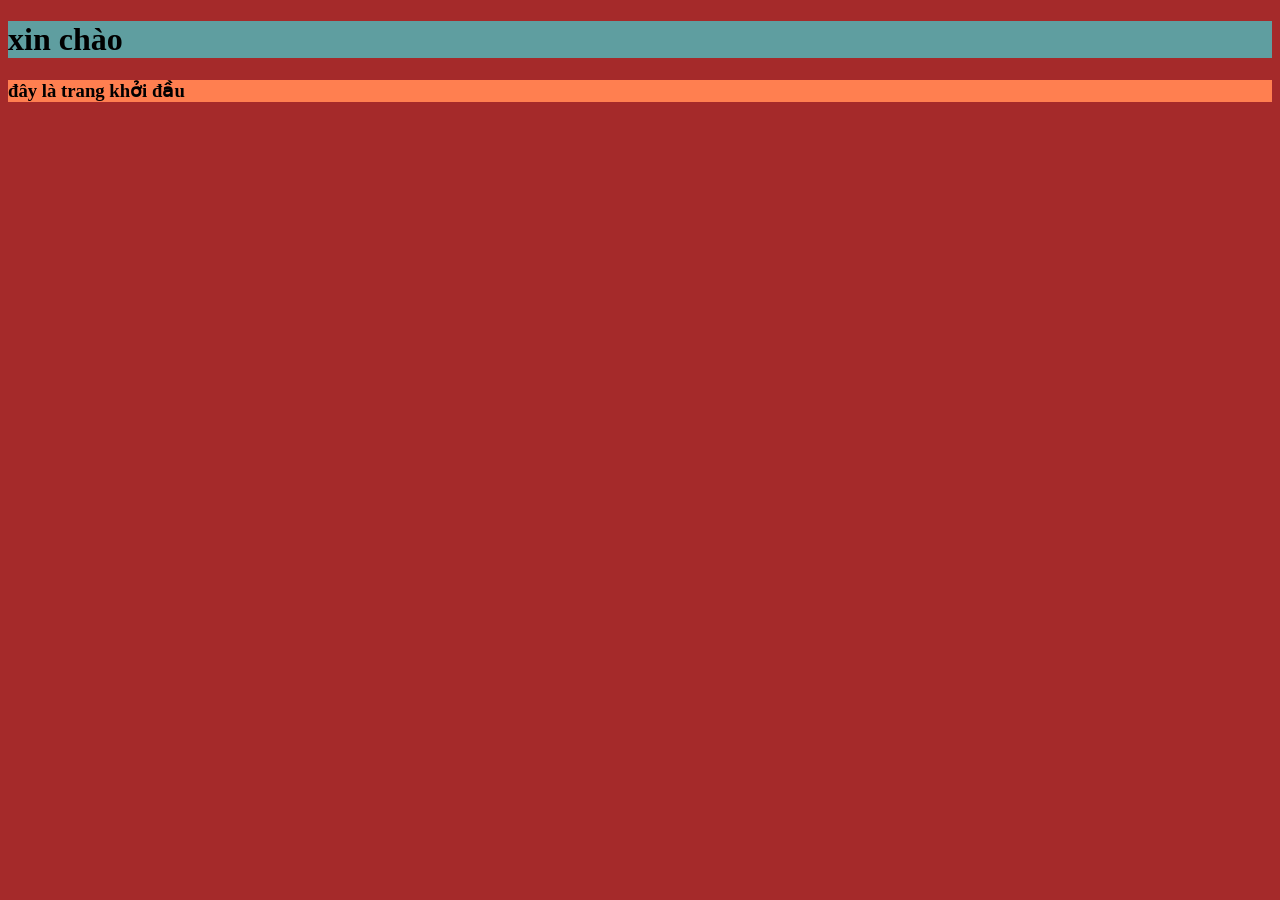
<file: new/index.html>
<!DOCTYPE html>
<html lang="en">
<head>
    <meta charset="UTF-8">
    <meta name="viewport" content="width=device-width, initial-scale=1.0">
    <title>Document</title>
    <link rel="stylesheet" href="./style.css">
</head>
<body>
    <div >
    <h1>xin chào</h1>
    </div>
    <div class="test">
    <h3>đây là trang khởi đầu</h3>
    </div>
</body>
</html>
</file>
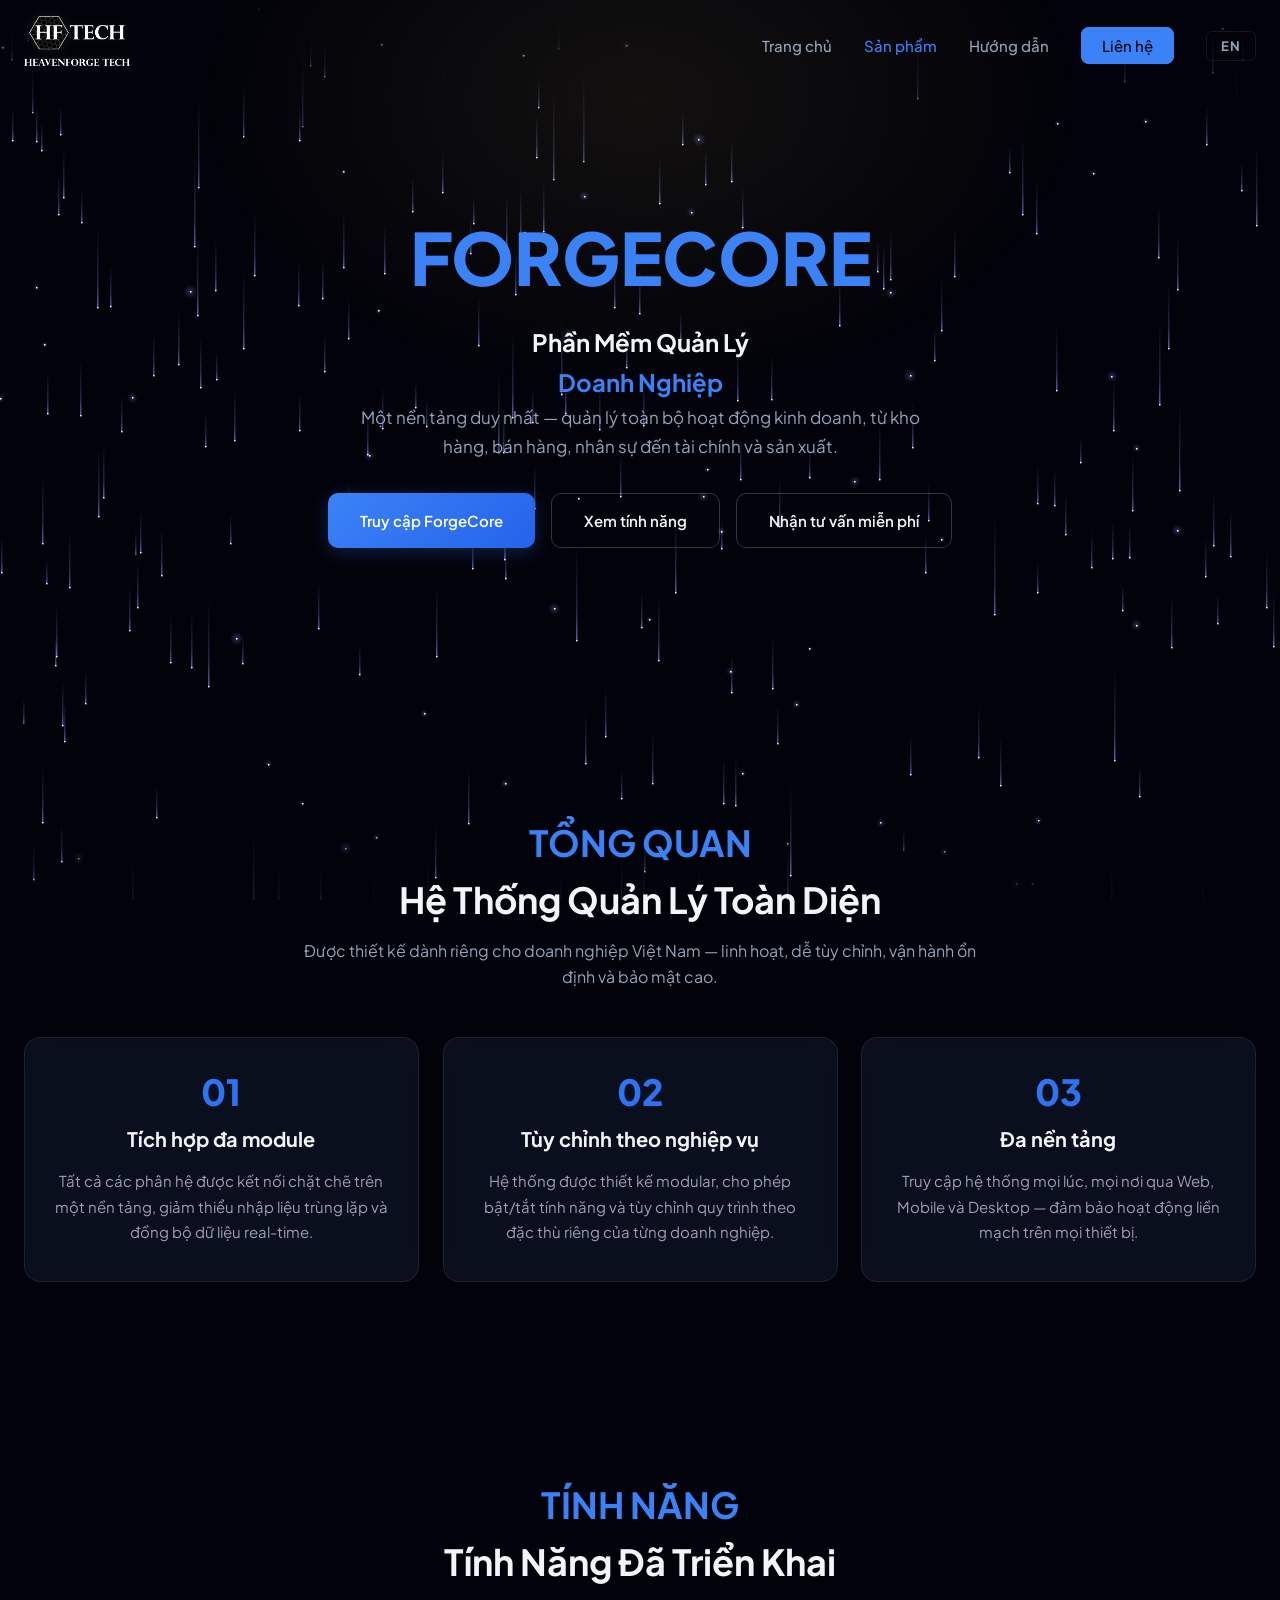
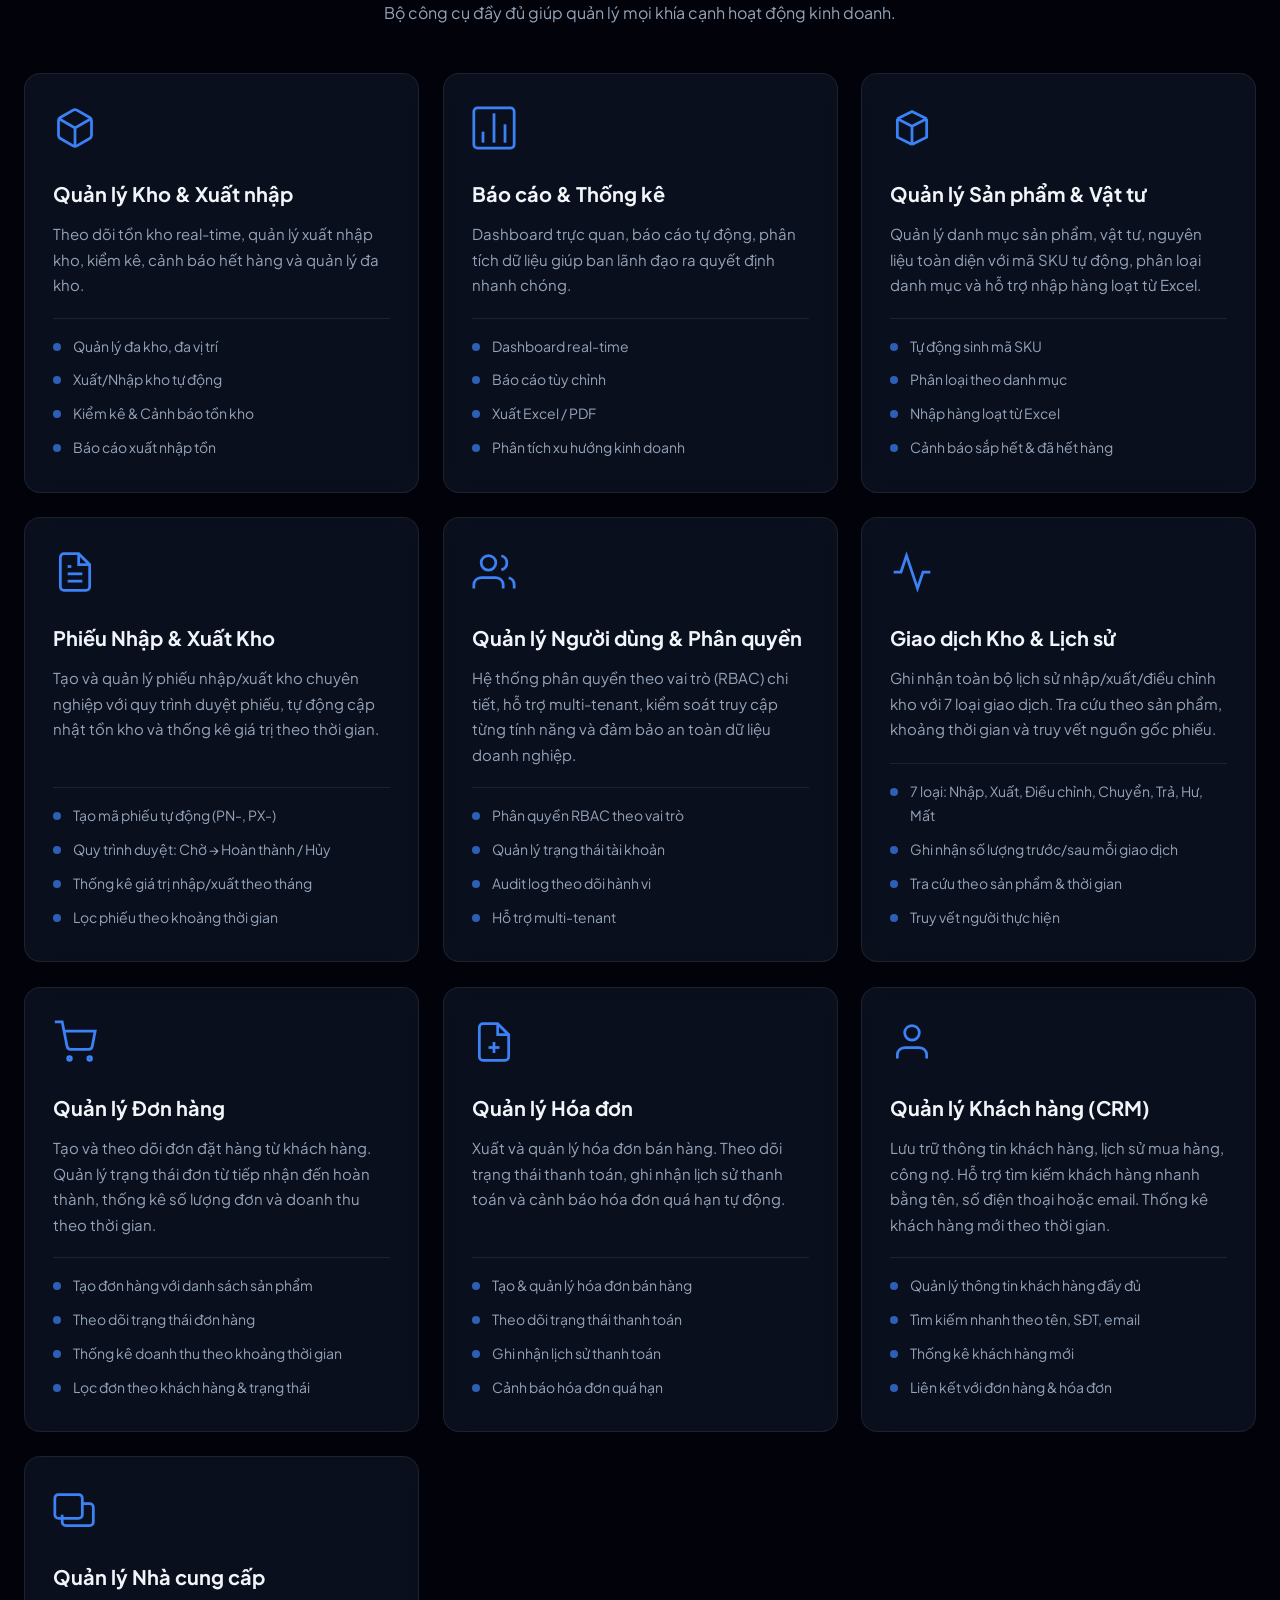
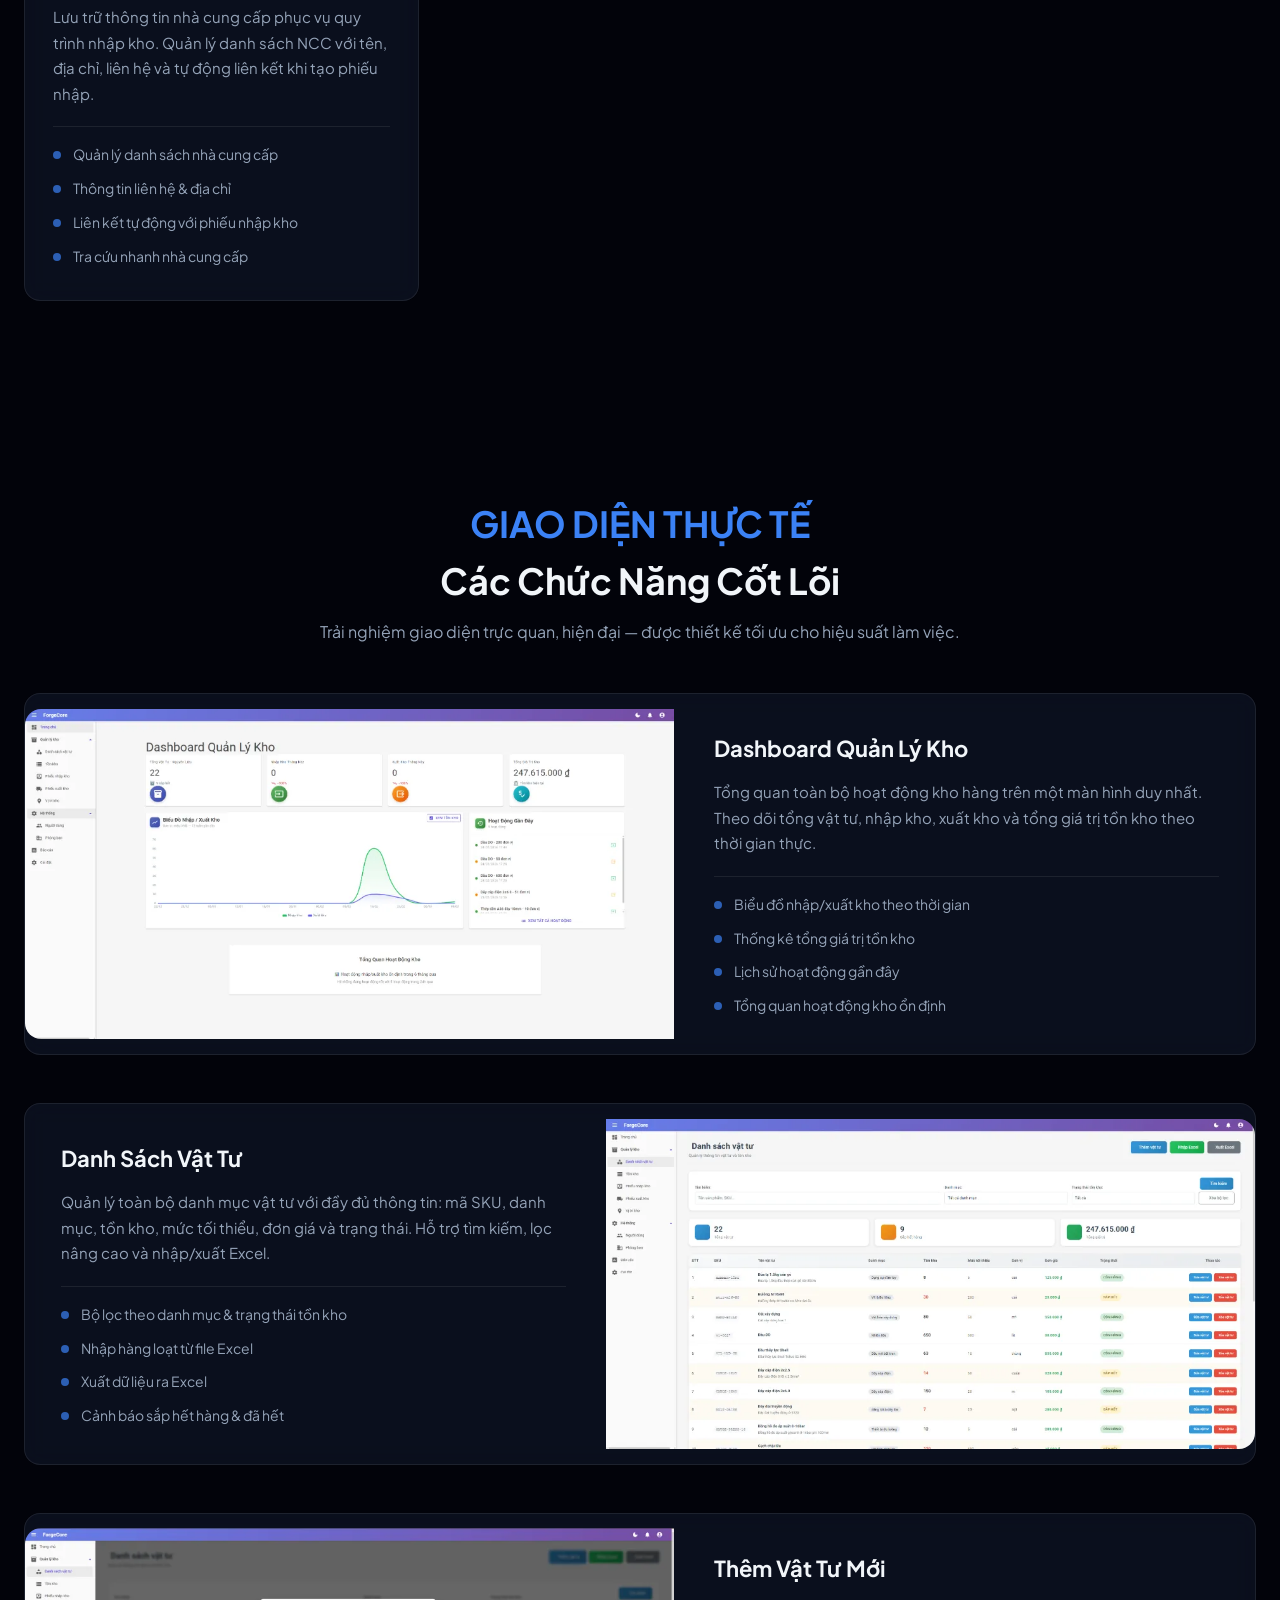
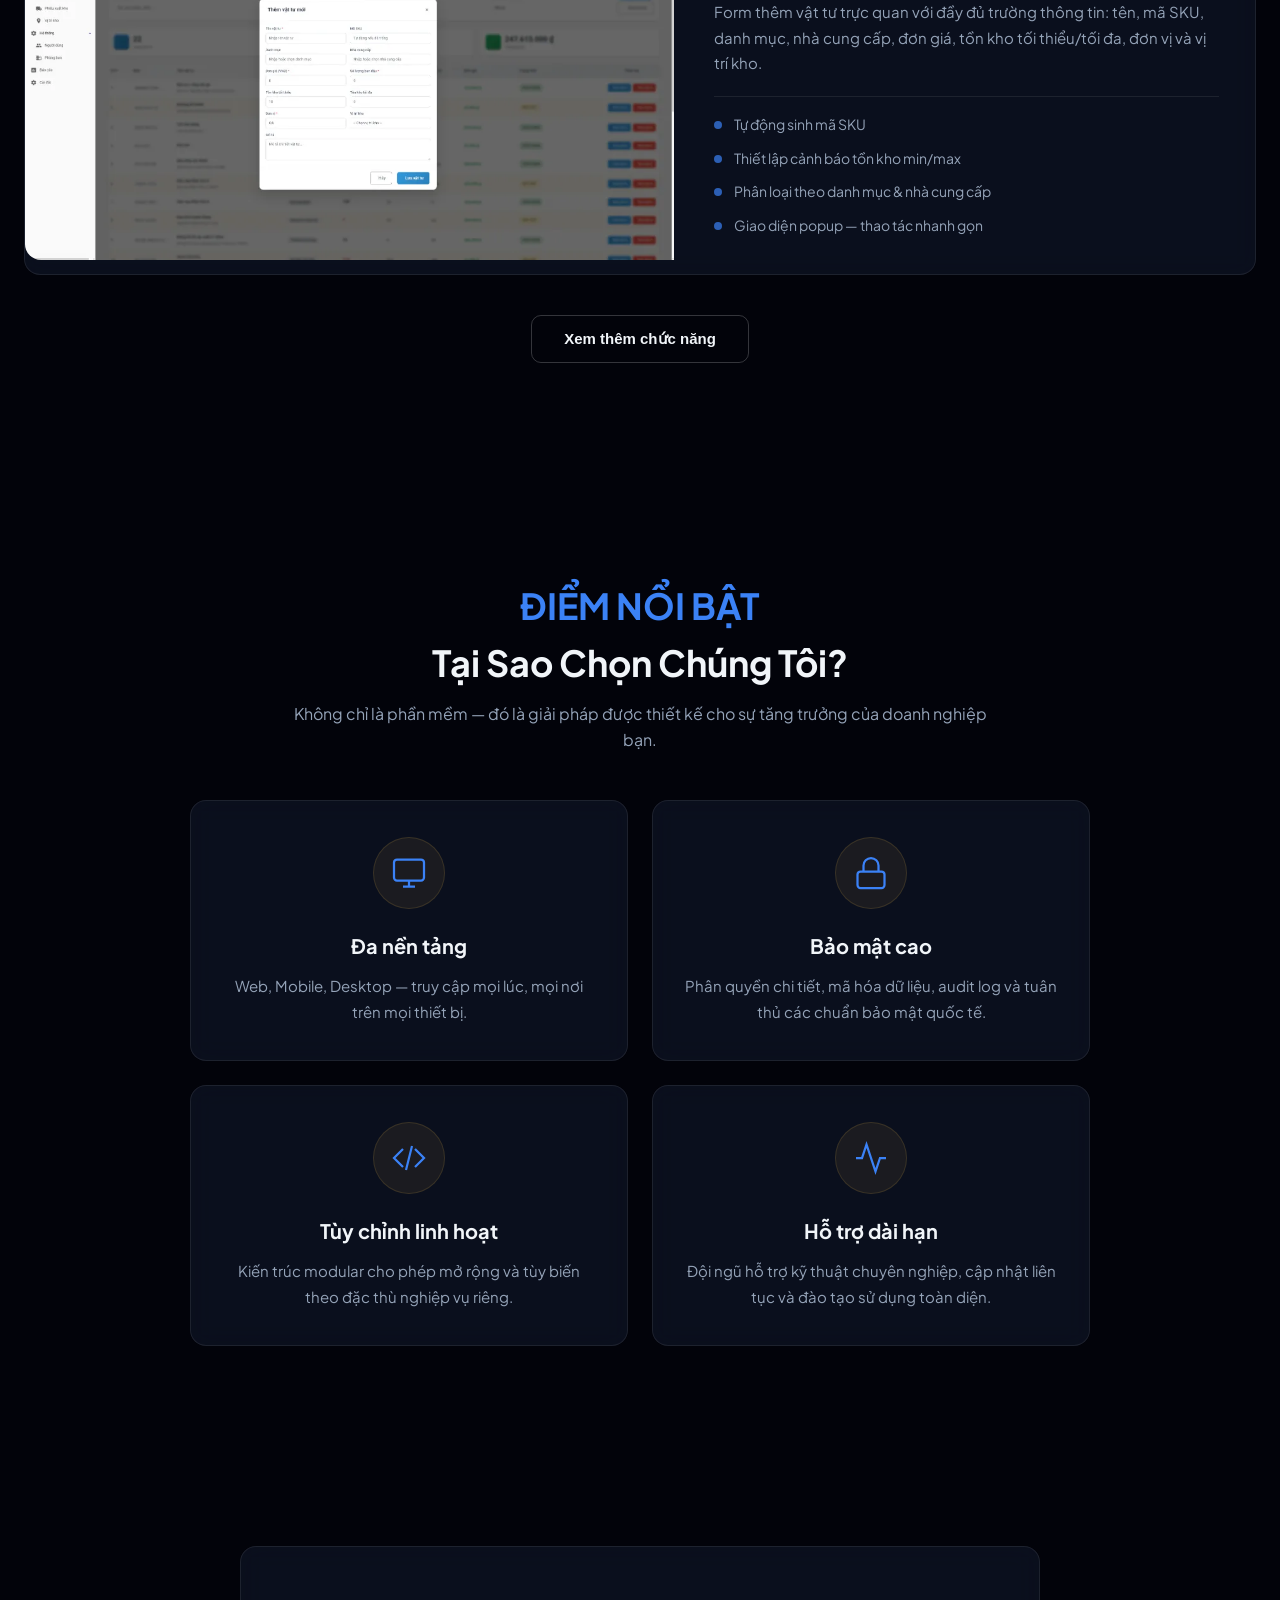
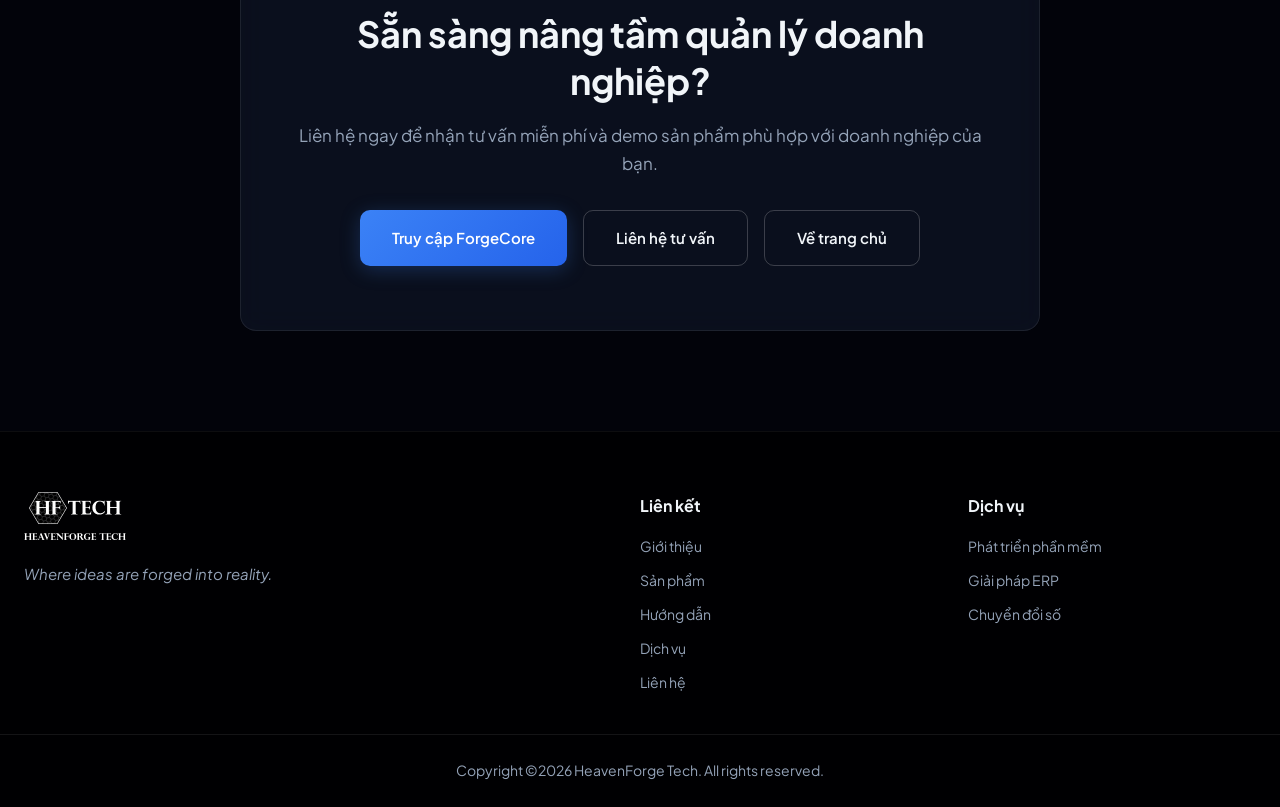
<file: products/index.html>
<!doctype html>
<html lang="vi">

<head>
    <meta charset="utf-8">
    <meta name="viewport" content="width=device-width,initial-scale=1">
    <title>Sản Phẩm — HeavenForge Tech | Phần Mềm Quản Lý Doanh Nghiệp</title>
    <meta name="description"
        content="Hệ thống phần mềm quản lý doanh nghiệp toàn diện từ HeavenForge Tech — Quản lý Kho, Bán hàng, Nhân sự, Tài chính, Sản xuất trên một nền tảng duy nhất.">
    <meta name="keywords"
        content="phần mềm quản lý doanh nghiệp, ERP, quản lý kho, quản lý bán hàng, quản lý nhân sự, phần mềm quản lý tài chính, HeavenForge Tech">
    <meta name="author" content="HeavenForge Tech">
    <meta name="robots" content="index, follow">
    <meta name="theme-color" content="#0f1326">
    <link rel="canonical" href="https://heavenforgetech.com/products">

    <!-- Open Graph -->
    <meta property="og:title" content="Sản Phẩm — Phần Mềm Quản Lý Doanh Nghiệp | HeavenForge Tech">
    <meta property="og:description"
        content="Hệ thống quản lý doanh nghiệp toàn diện: Kho, Bán hàng, Nhân sự, Tài chính, Sản xuất — tích hợp trên một nền tảng.">
    <meta property="og:type" content="website">
    <meta property="og:url" content="https://heavenforgetech.com/products">
    <meta property="og:image" content="https://heavenforgetech.com/assets/HFTech_Logo_Primary.webp">
    <meta property="og:locale" content="vi_VN">
    <meta property="og:site_name" content="HeavenForge Tech">

    <!-- Twitter Card -->
    <meta name="twitter:card" content="summary_large_image">
    <meta name="twitter:title" content="Sản Phẩm — Phần Mềm Quản Lý Doanh Nghiệp | HeavenForge Tech">
    <meta name="twitter:description"
        content="Giải pháp ERP quản lý kho, bán hàng, nhân sự, tài chính — tích hợp trên một nền tảng duy nhất.">
    <meta name="twitter:image" content="https://heavenforgetech.com/assets/HFTech_Logo_Primary.webp">

    <link rel="icon" type="image/webp" href="../assets/favicon.webp">
    <link rel="preconnect" href="https://fonts.googleapis.com">
    <link rel="preconnect" href="https://fonts.gstatic.com" crossorigin>
    <link href="https://fonts.googleapis.com/css2?family=Plus+Jakarta+Sans:wght@300;400;500;600;700;800&display=swap" rel="stylesheet">
    <link rel="stylesheet" href="../style.css?v=5">
    <script>document.documentElement.classList.add('js-ready');</script>
</head>

<body>
  <!-- Background Effect Container -->
  <div id="bg-effect" style="position: fixed; top: 0; left: 0; right: 0; bottom: 0; width: 100%; height: 100%; height: 100dvh; z-index: -1; background: #02030a; overflow: hidden; pointer-events: none;"></div>
    <!-- ===== HEADER ===== -->
    <header id="header">
        <nav class="nav-container">
            <a href="../" class="nav-logo">
                <img src="../assets/HFTech_Logo_Primary_White.webp" alt="HeavenForge Tech" class="nav-logo-img">
            </a>
            <button class="nav-toggle" id="navToggle" aria-label="Menu" aria-expanded="false">
                <span></span><span></span><span></span>
            </button>
            <ul class="nav-links" id="navLinks">
                <li><a href="../" data-i18n="nav.home">Trang chủ</a></li>
                <li class="nav-dropdown">
                    <a href="./" class="nav-active" data-i18n="nav.products">Sản phẩm <span class="dropdown-icon">▾</span></a>
                    <ul class="dropdown-menu">
                        <li><a href="./about/" data-i18n="nav.products.about">Giới thiệu</a></li>
                        <li><a href="./usage/" data-i18n="nav.products.usage">Cách sử dụng</a></li>
                    </ul>
                </li>
                <li><a href="../guide/" data-i18n="nav.guide">Hướng dẫn</a></li>
                <li><a href="../contact/" class="nav-cta" data-i18n="nav.contact">Liên hệ</a></li>
                <li><button id="langToggle" class="lang-toggle" onclick="setLang(getLang()==='vi'?'en':'vi')">EN</button></li>
            </ul>
        </nav>
    </header>

    <!-- ===== PRODUCT HERO ===== -->
    <section id="product-hero" class="product-hero">
        <div class="hero-glow"></div>
        <div class="container hero-content">
            <div class="section-label" style="margin-bottom:20px; font-size:clamp(36px, 6vw, 72px); font-weight:800;"
                data-i18n="products.hero.label">FORGECORE</div>
            <h1 data-i18n="products.hero.title">Phần Mềm Quản Lý<br><span class="accent">Doanh Nghiệp</span></h1>
            <p class="hero-desc" data-i18n="products.hero.desc">Một nền tảng duy nhất — quản lý toàn bộ hoạt động kinh doanh, từ kho hàng, bán hàng,
                nhân
                sự đến tài chính và sản xuất.</p>
            <div class="hero-btns">
                <a href="https://forgecore.heavenforgetech.com/" class="btn btn-primary" target="_blank" rel="noopener noreferrer" data-i18n="products.hero.btn.access" data-i18n="products.cta.btn.visit">Truy cập ForgeCore</a>
                <a href="#features" class="btn btn-outline" data-i18n="products.hero.btn.features">Xem tính năng</a>
                <a href="../contact/" class="btn btn-outline" data-i18n="products.hero.btn.consult">Nhận tư vấn miễn phí</a>
            </div>
        </div>
    </section>

    <!-- ===== TỔNG QUAN ===== -->
    <section id="overview" class="section">
        <div class="container">
            <div class="section-label" data-i18n="products.overview.label">TỔNG QUAN</div>
            <h2 class="section-title" data-i18n="products.overview.title">Hệ Thống Quản Lý Toàn Diện</h2>
            <p class="section-sub" data-i18n="products.overview.sub">Được thiết kế dành riêng cho doanh nghiệp Việt Nam — linh hoạt, dễ tùy chỉnh, vận
                hành ổn
                định và bảo mật cao.</p>
            <div class="overview-grid">
                <div class="overview-card glass-card">
                    <div class="overview-number">01</div>
                    <h3 data-i18n="products.ov.1.title">Tích hợp đa module</h3>
                    <p data-i18n="products.ov.1.desc">Tất cả các phân hệ được kết nối chặt chẽ trên một nền tảng, giảm thiểu nhập liệu trùng lặp và
                        đồng bộ dữ
                        liệu real-time.</p>
                </div>
                <div class="overview-card glass-card">
                    <div class="overview-number">02</div>
                    <h3 data-i18n="products.ov.2.title">Tùy chỉnh theo nghiệp vụ</h3>
                    <p data-i18n="products.ov.2.desc">Hệ thống được thiết kế modular, cho phép bật/tắt tính năng và tùy chỉnh quy trình theo đặc thù
                        riêng của
                        từng doanh nghiệp.</p>
                </div>
                <div class="overview-card glass-card">
                    <div class="overview-number">03</div>
                    <h3 data-i18n="products.ov.3.title">Đa nền tảng</h3>
                    <p data-i18n="products.ov.3.desc">Truy cập hệ thống mọi lúc, mọi nơi qua Web, Mobile và Desktop — đảm bảo hoạt động liền mạch trên
                        mọi
                        thiết bị.</p>
                </div>
            </div>
        </div>
    </section>

    <!-- ===== TÍNH NĂNG CHÍNH ===== -->
    <section id="features" class="section section-alt">
        <div class="container">
            <div class="section-label" data-i18n="products.features.label">TÍNH NĂNG</div>
            <h2 class="section-title" data-i18n="products.features.title">Tính Năng Đã Triển Khai</h2>
            <p class="section-sub" data-i18n="products.features.sub">Bộ công cụ đầy đủ giúp quản lý mọi khía cạnh hoạt động kinh doanh.</p>
            <div class="features-grid">

                <div class="feature-card glass-card">
                    <div class="feature-icon">
                        <svg width="44" height="44" viewBox="0 0 24 24" fill="none" stroke="var(--accent)"
                            stroke-width="1.5" aria-hidden="true">
                            <path
                                d="M21 16V8a2 2 0 00-1-1.73l-7-4a2 2 0 00-2 0l-7 4A2 2 0 003 8v8a2 2 0 001 1.73l7 4a2 2 0 002 0l7-4A2 2 0 0021 16z" />
                            <path d="M3.27 6.96L12 12.01l8.73-5.05M12 22.08V12" />
                        </svg>
                    </div>
                    <h3 data-i18n="products.feat.1.title">Quản lý Kho & Xuất nhập</h3>
                    <p data-i18n="products.feat.1.desc">Theo dõi tồn kho real-time, quản lý xuất nhập kho, kiểm kê, cảnh báo hết hàng và quản lý đa kho.
                    </p>
                    <ul class="feature-highlights">
                        <li data-i18n="products.feat.1.l1">Quản lý đa kho, đa vị trí</li>
                        <li data-i18n="products.feat.1.l2">Xuất/Nhập kho tự động</li>
                        <li data-i18n="products.feat.1.l3">Kiểm kê & Cảnh báo tồn kho</li>
                        <li data-i18n="products.feat.1.l4">Báo cáo xuất nhập tồn</li>
                    </ul>
                </div>





                <div class="feature-card glass-card">
                    <div class="feature-icon">
                        <svg width="44" height="44" viewBox="0 0 24 24" fill="none" stroke="var(--accent)"
                            stroke-width="1.5" aria-hidden="true">
                            <line x1="18" y1="20" x2="18" y2="10" />
                            <line x1="12" y1="20" x2="12" y2="4" />
                            <line x1="6" y1="20" x2="6" y2="14" />
                            <rect x="1" y="1" width="22" height="22" rx="2" />
                        </svg>
                    </div>
                    <h3 data-i18n="products.feat.2.title">Báo cáo & Thống kê</h3>
                    <p data-i18n="products.feat.2.desc">Dashboard trực quan, báo cáo tự động, phân tích dữ liệu giúp ban lãnh đạo ra quyết định nhanh
                        chóng.</p>
                    <ul class="feature-highlights">
                        <li data-i18n="products.feat.2.l1">Dashboard real-time</li>
                        <li data-i18n="products.feat.2.l2">Báo cáo tùy chỉnh</li>
                        <li data-i18n="products.feat.2.l3">Xuất Excel / PDF</li>
                        <li data-i18n="products.feat.2.l4">Phân tích xu hướng kinh doanh</li>
                    </ul>
                </div>

                <div class="feature-card glass-card">
                    <div class="feature-icon">
                        <svg width="44" height="44" viewBox="0 0 24 24" fill="none" stroke="var(--accent)"
                            stroke-width="1.5" aria-hidden="true">
                            <path d="M20 7l-8-4-8 4m16 0l-8 4m8-4v10l-8 4m0-10L4 7m8 4v10M4 7v10l8 4" />
                        </svg>
                    </div>
                    <h3 data-i18n="products.feat.3.title">Quản lý Sản phẩm &amp; Vật tư</h3>
                    <p data-i18n="products.feat.3.desc">Quản lý danh mục sản phẩm, vật tư, nguyên liệu toàn diện với mã SKU tự động, phân loại danh mục
                        và hỗ trợ nhập hàng loạt từ Excel.</p>
                    <ul class="feature-highlights">
                        <li data-i18n="products.showcase.3.l1">Tự động sinh mã SKU</li>
                        <li data-i18n="products.feat.3.l2">Phân loại theo danh mục</li>
                        <li data-i18n="products.feat.3.l3">Nhập hàng loạt từ Excel</li>
                        <li data-i18n="products.feat.3.l4">Cảnh báo sắp hết &amp; đã hết hàng</li>
                    </ul>
                </div>

                <div class="feature-card glass-card">
                    <div class="feature-icon">
                        <svg width="44" height="44" viewBox="0 0 24 24" fill="none" stroke="var(--accent)"
                            stroke-width="1.5" aria-hidden="true">
                            <path d="M14 2H6a2 2 0 00-2 2v16a2 2 0 002 2h12a2 2 0 002-2V8z" />
                            <polyline points="14 2 14 8 20 8" />
                            <line x1="16" y1="13" x2="8" y2="13" />
                            <line x1="16" y1="17" x2="8" y2="17" />
                            <polyline points="10 9 9 9 8 9" />
                        </svg>
                    </div>
                    <h3 data-i18n="products.feat.4.title">Phiếu Nhập &amp; Xuất Kho</h3>
                    <p data-i18n="products.feat.4.desc">Tạo và quản lý phiếu nhập/xuất kho chuyên nghiệp với quy trình duyệt phiếu, tự động cập nhật
                        tồn kho và thống kê giá trị theo thời gian.</p>
                    <ul class="feature-highlights">
                        <li data-i18n="products.feat.4.l1">Tạo mã phiếu tự động (PN-, PX-)</li>
                        <li data-i18n="products.feat.4.l2">Quy trình duyệt: Chờ → Hoàn thành / Hủy</li>
                        <li data-i18n="products.feat.4.l3">Thống kê giá trị nhập/xuất theo tháng</li>
                        <li data-i18n="products.feat.4.l4">Lọc phiếu theo khoảng thời gian</li>
                    </ul>
                </div>

                <div class="feature-card glass-card">
                    <div class="feature-icon">
                        <svg width="44" height="44" viewBox="0 0 24 24" fill="none" stroke="var(--accent)"
                            stroke-width="1.5" aria-hidden="true">
                            <path d="M17 21v-2a4 4 0 00-4-4H5a4 4 0 00-4 4v2" />
                            <circle cx="9" cy="7" r="4" />
                            <path d="M23 21v-2a4 4 0 00-3-3.87" />
                            <path d="M16 3.13a4 4 0 010 7.75" />
                        </svg>
                    </div>
                    <h3 data-i18n="products.feat.5.title">Quản lý Người dùng &amp; Phân quyền</h3>
                    <p data-i18n="products.feat.5.desc">Hệ thống phân quyền theo vai trò (RBAC) chi tiết, hỗ trợ multi-tenant, kiểm soát truy cập
                        từng tính năng và đảm bảo an toàn dữ liệu doanh nghiệp.</p>
                    <ul class="feature-highlights">
                        <li data-i18n="products.feat.5.l1">Phân quyền RBAC theo vai trò</li>
                        <li data-i18n="products.feat.5.l2">Quản lý trạng thái tài khoản</li>
                        <li data-i18n="products.feat.5.l3">Audit log theo dõi hành vi</li>
                        <li data-i18n="products.feat.5.l4">Hỗ trợ multi-tenant</li>
                    </ul>
                </div>

                <div class="feature-card glass-card">
                    <div class="feature-icon">
                        <svg width="44" height="44" viewBox="0 0 24 24" fill="none" stroke="var(--accent)"
                            stroke-width="1.5" aria-hidden="true">
                            <polyline points="22 12 18 12 15 21 9 3 6 12 2 12" />
                        </svg>
                    </div>
                    <h3 data-i18n="products.feat.6.title">Giao dịch Kho &amp; Lịch sử</h3>
                    <p data-i18n="products.feat.6.desc">Ghi nhận toàn bộ lịch sử nhập/xuất/điều chỉnh kho với 7 loại giao dịch. Tra cứu theo sản phẩm,
                        khoảng thời gian và truy vết nguồn gốc phiếu.</p>
                    <ul class="feature-highlights">
                        <li data-i18n="products.feat.6.l1">7 loại: Nhập, Xuất, Điều chỉnh, Chuyển, Trả, Hư, Mất</li>
                        <li data-i18n="products.feat.6.l2">Ghi nhận số lượng trước/sau mỗi giao dịch</li>
                        <li data-i18n="products.feat.6.l3">Tra cứu theo sản phẩm &amp; thời gian</li>
                        <li data-i18n="products.feat.6.l4">Truy vết người thực hiện</li>
                    </ul>
                </div>

            
                <div class="feature-card glass-card">
                    <div class="feature-icon">
                        <svg width="44" height="44" viewBox="0 0 24 24" fill="none" stroke="var(--accent)"
                            stroke-width="1.5" aria-hidden="true">
                            <circle cx="9" cy="21" r="1" />
                            <circle cx="20" cy="21" r="1" />
                            <path d="M1 1h4l2.68 13.39a2 2 0 002 1.61h9.72a2 2 0 002-1.61L23 6H6" />
                        </svg>
                    </div>
                    <h3 data-i18n="products.up.0.title">Quản lý Đơn hàng</h3>
                    <p data-i18n="products.up.0.desc">Tạo và theo dõi đơn đặt hàng từ khách hàng. Quản lý trạng thái đơn từ tiếp nhận đến hoàn thành,
                        thống kê số lượng đơn và doanh thu theo thời gian.</p>
                    <ul class="feature-highlights">
                        <li data-i18n="products.up.0.l1">Tạo đơn hàng với danh sách sản phẩm</li>
                        <li data-i18n="products.up.0.l2">Theo dõi trạng thái đơn hàng</li>
                        <li data-i18n="products.up.0.l3">Thống kê doanh thu theo khoảng thời gian</li>
                        <li data-i18n="products.up.0.l4">Lọc đơn theo khách hàng &amp; trạng thái</li>
                    </ul>
                </div>

                <div class="feature-card glass-card">
                    <div class="feature-icon">
                        <svg width="44" height="44" viewBox="0 0 24 24" fill="none" stroke="var(--accent)"
                            stroke-width="1.5" aria-hidden="true">
                            <path d="M14 2H6a2 2 0 00-2 2v16a2 2 0 002 2h12a2 2 0 002-2V8z" />
                            <polyline points="14 2 14 8 20 8" />
                            <line x1="12" y1="18" x2="12" y2="12" />
                            <line x1="9" y1="15" x2="15" y2="15" />
                        </svg>
                    </div>
                    <h3 data-i18n="products.up.01.title">Quản lý Hóa đơn</h3>
                    <p data-i18n="products.up.01.desc">Xuất và quản lý hóa đơn bán hàng. Theo dõi trạng thái thanh toán, ghi nhận lịch sử thanh toán
                        và cảnh báo hóa đơn quá hạn tự động.</p>
                    <ul class="feature-highlights">
                        <li data-i18n="products.up.01.l1">Tạo &amp; quản lý hóa đơn bán hàng</li>
                        <li data-i18n="products.up.01.l2">Theo dõi trạng thái thanh toán</li>
                        <li data-i18n="products.up.01.l3">Ghi nhận lịch sử thanh toán</li>
                        <li data-i18n="products.up.01.l4">Cảnh báo hóa đơn quá hạn</li>
                    </ul>
                </div>

                <div class="feature-card glass-card">
                    <div class="feature-icon">
                        <svg width="44" height="44" viewBox="0 0 24 24" fill="none" stroke="var(--accent)"
                            stroke-width="1.5" aria-hidden="true">
                            <path d="M20 21v-2a4 4 0 00-4-4H8a4 4 0 00-4 4v2" />
                            <circle cx="12" cy="7" r="4" />
                        </svg>
                    </div>
                    <h3 data-i18n="products.up.1.title">Quản lý Khách hàng</h3>
                    <p data-i18n="products.up.1.desc">Lưu trữ và quản lý toàn bộ thông tin khách hàng: tên, liên hệ, địa chỉ. Tìm kiếm nhanh theo
                        tên, số điện thoại hoặc email. Thống kê khách hàng mới theo thời gian.</p>
                    <ul class="feature-highlights">
                        <li data-i18n="products.up.1.l1">Quản lý thông tin khách hàng đầy đủ</li>
                        <li data-i18n="products.up.1.l2">Tìm kiếm nhanh theo tên, SĐT, email</li>
                        <li data-i18n="products.up.1.l3">Thống kê khách hàng mới</li>
                        <li data-i18n="products.up.1.l4">Liên kết với đơn hàng &amp; hóa đơn</li>
                    </ul>
                </div>

                <div class="feature-card glass-card">
                    <div class="feature-icon">
                        <svg width="44" height="44" viewBox="0 0 24 24" fill="none" stroke="var(--accent)"
                            stroke-width="1.5" aria-hidden="true">
                            <rect x="1" y="3" width="15" height="13" rx="2" />
                            <path d="M16 8h4a2 2 0 012 2v8a2 2 0 01-2 2H7a2 2 0 01-2-2v-4" />
                        </svg>
                    </div>
                    <h3 data-i18n="products.up.2.title">Quản lý Nhà cung cấp</h3>
                    <p data-i18n="products.up.2.desc">Lưu trữ thông tin nhà cung cấp phục vụ quy trình nhập kho. Quản lý danh sách NCC với tên, địa chỉ,
                        liên hệ và tự động liên kết khi tạo phiếu nhập.</p>
                    <ul class="feature-highlights">
                        <li data-i18n="products.up.2.l1">Quản lý danh sách nhà cung cấp</li>
                        <li data-i18n="products.up.2.l2">Thông tin liên hệ &amp; địa chỉ</li>
                        <li data-i18n="products.up.2.l3">Liên kết tự động với phiếu nhập kho</li>
                        <li data-i18n="products.up.2.l4">Tra cứu nhanh nhà cung cấp</li>
                    </ul>
                </div>
            </div>
        </div>
    </section>

    <!-- ===== SHOWCASE SẢN PHẨM ===== -->
    <section id="showcase" class="section">
        <div class="container">
            <div class="section-label" data-i18n="products.showcase.label">GIAO DIỆN THỰC TẾ</div>
            <h2 class="section-title" data-i18n="products.showcase.title">Các Chức Năng Cốt Lõi</h2>
            <p class="section-sub" data-i18n="products.showcase.sub">Trải nghiệm giao diện trực quan, hiện đại — được thiết kế tối ưu cho hiệu suất làm việc.</p>

            <div class="showcase-list">

                <!-- 1. Dashboard -->
                <div class="showcase-item glass-card">
                    <div class="showcase-img-wrap">
                        <img src="../screenshots/quan-ly-kho/dashboard.webp" alt="Dashboard Quản Lý Kho — ForgeCore" loading="lazy">
                    </div>
                    <div class="showcase-info">
                        <h3 data-i18n="products.showcase.1.title">Dashboard Quản Lý Kho</h3>
                        <p data-i18n="products.showcase.1.desc">Tổng quan toàn bộ hoạt động kho hàng trên một màn hình duy nhất. Theo dõi tổng vật tư, nhập
                            kho, xuất kho và tổng giá trị tồn kho theo thời gian thực.</p>
                        <ul class="feature-highlights">
                            <li data-i18n="products.showcase.1.l1">Biểu đồ nhập/xuất kho theo thời gian</li>
                            <li data-i18n="products.showcase.1.l2">Thống kê tổng giá trị tồn kho</li>
                            <li data-i18n="products.showcase.1.l3">Lịch sử hoạt động gần đây</li>
                            <li data-i18n="products.showcase.1.l4">Tổng quan hoạt động kho ổn định</li>
                        </ul>
                    </div>
                </div>

                <!-- 2. Danh sách vật tư -->
                <div class="showcase-item showcase-item-reverse glass-card">
                    <div class="showcase-img-wrap">
                        <img src="../screenshots/quan-ly-kho/danh-sach-vat-tu.webp" alt="Danh Sách Vật Tư — ForgeCore"
                            loading="lazy">
                    </div>
                    <div class="showcase-info">
                        <h3 data-i18n="products.showcase.2.title">Danh Sách Vật Tư</h3>
                        <p data-i18n="products.showcase.2.desc">Quản lý toàn bộ danh mục vật tư với đầy đủ thông tin: mã SKU, danh mục, tồn kho, mức tối
                            thiểu, đơn giá và trạng thái. Hỗ trợ tìm kiếm, lọc nâng cao và nhập/xuất Excel.</p>
                        <ul class="feature-highlights">
                            <li data-i18n="products.showcase.2.l1">Bộ lọc theo danh mục &amp; trạng thái tồn kho</li>
                            <li data-i18n="products.showcase.2.l2">Nhập hàng loạt từ file Excel</li>
                            <li data-i18n="products.showcase.2.l3">Xuất dữ liệu ra Excel</li>
                            <li data-i18n="products.showcase.2.l4">Cảnh báo sắp hết hàng &amp; đã hết</li>
                        </ul>
                    </div>
                </div>

                <!-- 3. Thêm vật tư -->
                <div class="showcase-item glass-card">
                    <div class="showcase-img-wrap">
                        <img src="../screenshots/quan-ly-kho/them-vat-tu.webp" alt="Thêm Vật Tư Mới — ForgeCore" loading="lazy">
                    </div>
                    <div class="showcase-info">
                        <h3 data-i18n="products.showcase.3.title">Thêm Vật Tư Mới</h3>
                        <p data-i18n="products.showcase.3.desc">Form thêm vật tư trực quan với đầy đủ trường thông tin: tên, mã SKU, danh mục, nhà cung cấp,
                            đơn giá, tồn kho tối thiểu/tối đa, đơn vị và vị trí kho.</p>
                        <ul class="feature-highlights">
                            <li data-i18n="products.showcase.3.l1">Tự động sinh mã SKU</li>
                            <li data-i18n="products.showcase.3.l2">Thiết lập cảnh báo tồn kho min/max</li>
                            <li data-i18n="products.showcase.3.l3">Phân loại theo danh mục &amp; nhà cung cấp</li>
                            <li data-i18n="products.showcase.3.l4">Giao diện popup — thao tác nhanh gọn</li>
                        </ul>
                    </div>
                </div>

                <!-- 4. Tồn kho -->
                <div class="showcase-item showcase-item-reverse glass-card" style="display: none;" data-showcase-hidden="true">
                    <div class="showcase-img-wrap">
                        <img src="../screenshots/quan-ly-kho/ton-kho.webp" alt="Quản Lý Tồn Kho — ForgeCore" loading="lazy">
                    </div>
                    <div class="showcase-info">
                        <h3 data-i18n="products.showcase.4.title">Quản Lý Tồn Kho</h3>
                        <p data-i18n="products.showcase.4.desc">Theo dõi tồn kho chi tiết theo từng vật tư với trạng thái trực quan: bình thường, sắp hết,
                            đã hết. Hiển thị tổng sản phẩm, tổng giá trị, số sắp hết hàng và hết hàng.</p>
                        <ul class="feature-highlights">
                            <li data-i18n="products.showcase.4.l1">Trạng thái tồn kho bằng màu sắc trực quan</li>
                            <li data-i18n="products.showcase.4.l2">Tổng giá trị tồn kho tự động tính</li>
                            <li data-i18n="products.showcase.4.l3">Lọc nhanh theo trạng thái</li>
                            <li data-i18n="products.showcase.4.l4">Hiển thị min/max cho từng vật tư</li>
                        </ul>
                    </div>
                </div>

                <!-- 5. Nhập kho -->
                <div class="showcase-item glass-card" style="display: none;" data-showcase-hidden="true">
                    <div class="showcase-img-wrap">
                        <img src="../screenshots/quan-ly-kho/nhap-kho.webp" alt="Quản Lý Nhập Kho — ForgeCore" loading="lazy">
                    </div>
                    <div class="showcase-info">
                        <h3 data-i18n="products.showcase.5.title">Quản Lý Nhập Kho</h3>
                        <p data-i18n="products.showcase.5.desc">Quản lý phiếu nhập kho chuyên nghiệp với đầy đủ thông tin: số phiếu, ngày nhập, nhà cung
                            cấp, số mặt hàng, tổng giá trị và trạng thái xử lý.</p>
                        <ul class="feature-highlights">
                            <li data-i18n="products.showcase.5.l1">Thống kê tổng phiếu &amp; giá trị nhập kho</li>
                            <li data-i18n="products.showcase.5.l2">Trạng thái: đang chờ / đã hoàn thành</li>
                            <li data-i18n="products.showcase.5.l3">Lọc theo ngày, trạng thái &amp; nhà cung cấp</li>
                            <li data-i18n="products.showcase.5.l4">Xem chi tiết &amp; duyệt phiếu nhập</li>
                        </ul>
                    </div>
                </div>

                <!-- 6. Tạo phiếu nhập -->
                <div class="showcase-item showcase-item-reverse glass-card" style="display: none;" data-showcase-hidden="true">
                    <div class="showcase-img-wrap">
                        <img src="../screenshots/quan-ly-kho/tao-phieu-nhap.webp" alt="Tạo Phiếu Nhập Kho — ForgeCore"
                            loading="lazy">
                    </div>
                    <div class="showcase-info">
                        <h3 data-i18n="products.showcase.6.title">Tạo Phiếu Nhập Kho</h3>
                        <p data-i18n="products.showcase.6.desc">Form tạo phiếu nhập kho nhanh chóng với thông tin ngày nhập, nhà cung cấp, ghi chú. Thêm
                            từng mặt hàng vào chi tiết phiếu nhập trước khi xác nhận.</p>
                        <ul class="feature-highlights">
                            <li data-i18n="products.showcase.6.l1">Chọn nhà cung cấp từ danh sách</li>
                            <li data-i18n="products.showcase.6.l2">Thêm nhiều mặt hàng vào phiếu</li>
                            <li data-i18n="products.showcase.6.l3">Ghi chú &amp; mô tả phiếu nhập</li>
                            <li data-i18n="products.showcase.6.l4">Xác nhận tạo phiếu chỉ 1 click</li>
                        </ul>
                    </div>
                </div>

                <!-- 7. Quản lý Xuất kho -->
                <div class="showcase-item glass-card" style="display: none;" data-showcase-hidden="true">
                    <div class="showcase-img-wrap">
                        <img src="../screenshots/quan-ly-kho/xuat-kho.webp" alt="Quản Lý Xuất Kho — ForgeCore" loading="lazy">
                    </div>
                    <div class="showcase-info">
                        <h3 data-i18n="products.showcase.7.title">Quản Lý Xuất Kho</h3>
                        <p data-i18n="products.showcase.7.desc">Theo dõi toàn bộ phiếu xuất kho với thông tin phòng ban, người yêu cầu, số mặt hàng,
                            tổng giá trị và trạng thái. Lọc theo ngày, trạng thái và tìm kiếm nhanh.</p>
                        <ul class="feature-highlights">
                            <li data-i18n="products.showcase.7.l1">Thống kê tổng phiếu &amp; giá trị xuất kho</li>
                            <li data-i18n="products.showcase.7.l2">Phân loại theo phòng ban &amp; người yêu cầu</li>
                            <li data-i18n="products.showcase.5.l2">Trạng thái: đang chờ / đã hoàn thành</li>
                            <li data-i18n="products.showcase.7.l4">Xem chi tiết &amp; duyệt phiếu xuất</li>
                        </ul>
                    </div>
                </div>

                <!-- 8. Tạo phiếu xuất -->
                <div class="showcase-item showcase-item-reverse glass-card" style="display: none;" data-showcase-hidden="true">
                    <div class="showcase-img-wrap">
                        <img src="../screenshots/quan-ly-kho/tao-phieu-xuat.webp" alt="Tạo Phiếu Xuất Kho — ForgeCore"
                            loading="lazy">
                    </div>
                    <div class="showcase-info">
                        <h3 data-i18n="products.showcase.8.title">Tạo Phiếu Xuất Kho</h3>
                        <p data-i18n="products.showcase.8.desc">Tạo phiếu xuất kho với đầy đủ thông tin: ngày xuất, phòng ban yêu cầu, người yêu cầu
                            và danh sách hàng hóa cần xuất. Quy trình nhanh gọn, chính xác.</p>
                        <ul class="feature-highlights">
                            <li data-i18n="products.showcase.8.l1">Chọn phòng ban &amp; người yêu cầu</li>
                            <li data-i18n="products.showcase.8.l2">Thêm danh sách hàng xuất kho</li>
                            <li data-i18n="products.showcase.8.l3">Ghi chú mục đích xuất kho</li>
                            <li data-i18n="products.showcase.8.l4">Tạo phiếu xuất tức thì</li>
                        </ul>
                    </div>
                </div>

                <!-- 9. Vị trí kho -->
                <div class="showcase-item glass-card" style="display: none;" data-showcase-hidden="true">
                    <div class="showcase-img-wrap">
                        <img src="../screenshots/quan-ly-kho/vi-tri-kho.webp" alt="Quản Lý Vị Trí Kho — ForgeCore" loading="lazy">
                    </div>
                    <div class="showcase-info">
                        <h3 data-i18n="products.showcase.9.title">Quản Lý Vị Trí Kho</h3>
                        <p data-i18n="products.showcase.9.desc">Quản lý danh mục vị trí lưu trữ vật tư trong hệ thống kho. Theo dõi tổng vị trí, trạng thái
                            hoạt động, số sản phẩm và vị trí trống.</p>
                        <ul class="feature-highlights">
                            <li data-i18n="products.showcase.9.l1">Thống kê tổng vị trí &amp; trạng thái</li>
                            <li data-i18n="products.showcase.9.l2">Gắn sản phẩm vào vị trí cụ thể</li>
                            <li data-i18n="products.showcase.9.l3">Quản lý mô tả &amp; trạng thái vị trí</li>
                            <li data-i18n="products.showcase.9.l4">Thao tác nhanh: xem, sửa, xóa</li>
                        </ul>
                    </div>
                </div>

                <!-- 10. Thêm vị trí kho -->
                <div class="showcase-item showcase-item-reverse glass-card" style="display: none;" data-showcase-hidden="true">
                    <div class="showcase-img-wrap">
                        <img src="../screenshots/quan-ly-kho/them-vi-tri-kho.webp" alt="Thêm Vị Trí Kho — ForgeCore" loading="lazy">
                    </div>
                    <div class="showcase-info">
                        <h3 data-i18n="products.showcase.10.title">Thêm Vị Trí Kho</h3>
                        <p data-i18n="products.showcase.10.desc">Thêm nhanh vị trí kho mới vào hệ thống với tên vị trí và mô tả chi tiết.
                            Giao diện đơn giản, dễ sử dụng cho mọi nhân viên quản lý kho.</p>
                        <ul class="feature-highlights">
                            <li data-i18n="products.showcase.10.l1">Tạo vị trí kho chỉ trong vài giây</li>
                            <li data-i18n="products.showcase.10.l2">Đặt tên mô tả rõ ràng (VD: Kho A1, Kệ S2)</li>
                            <li data-i18n="products.showcase.10.l3">Mô tả chi tiết vị trí lưu trữ</li>
                            <li data-i18n="products.showcase.10.l4">Popup form — không rời trang</li>
                        </ul>
                    </div>
                </div>

                <!-- 11. Quản lý người dùng -->
                <div class="showcase-item glass-card" style="display: none;" data-showcase-hidden="true">
                    <div class="showcase-img-wrap">
                        <img src="../screenshots/he-thong/nguoi-dung.webp" alt="Quản Lý Người Dùng — ForgeCore" loading="lazy">
                    </div>
                    <div class="showcase-info">
                        <h3 data-i18n="products.showcase.11.title">Quản Lý Người Dùng</h3>
                        <p data-i18n="products.showcase.11.desc">Quản lý toàn bộ tài khoản hệ thống với phân quyền chi tiết theo vai trò: Quản trị viên, Người dùng. Theo dõi trạng thái.</p>
                        <ul class="feature-highlights">
                            <li data-i18n="products.showcase.11.l1">Phân quyền theo vai trò (RBAC)</li>
                            <li data-i18n="products.feat.5.l2">Quản lý trạng thái tài khoản</li>
                            <li data-i18n="products.showcase.11.l3">Tạo, sửa, khóa tài khoản nhanh</li>
                        </ul>
                    </div>
                </div>

                <!-- 12. Quản lý phòng ban -->
                <div class="showcase-item showcase-item-reverse glass-card" style="display: none;" data-showcase-hidden="true">
                    <div class="showcase-img-wrap">
                        <img src="../screenshots/he-thong/phong-ban.webp" alt="Quản Lý Phòng Ban — ForgeCore" loading="lazy">
                    </div>
                    <div class="showcase-info">
                        <h3 data-i18n="products.showcase.12.title">Quản Lý Phòng Ban</h3>
                        <p data-i18n="products.showcase.12.desc">Quản lý danh sách phòng ban sử dụng trong hệ thống kho vật tư. Theo dõi tổng phòng ban,
                            trạng thái hoạt động và hỗ trợ tạo mới nhanh chóng.</p>
                        <ul class="feature-highlights">
                            <li data-i18n="products.showcase.12.l1">Thống kê phòng ban đang hoạt động</li>
                            <li data-i18n="products.showcase.12.l2">Mô tả chi tiết từng phòng ban</li>
                            <li data-i18n="products.showcase.12.l3">Bật/tắt trạng thái hoạt động</li>
                            <li data-i18n="products.showcase.12.l4">Thao tác nhanh: sửa, cảnh báo, xóa</li>
                        </ul>
                    </div>
                </div>

                <!-- 13. Báo cáo tổng hợp -->
                <div class="showcase-item glass-card" style="display: none;" data-showcase-hidden="true">
                    <div class="showcase-img-wrap">
                        <img src="../screenshots/he-thong/bao-cao.webp" alt="Báo Cáo Tổng Hợp — ForgeCore" loading="lazy">
                    </div>
                    <div class="showcase-info">
                        <h3 data-i18n="products.showcase.13.title">Báo Cáo Tổng Hợp</h3>
                        <p data-i18n="products.showcase.13.desc">Xem và xuất báo cáo tất cả hoạt động kho: tổng giao dịch, phiếu nhập, phiếu xuất và tổng
                            giá trị. Lọc theo khoảng thời gian, loại giao dịch và tìm kiếm nâng cao.</p>
                        <ul class="feature-highlights">
                            <li data-i18n="products.showcase.13.l1">Lọc hôm nay / 7 ngày / tháng / quý / tất cả</li>
                            <li data-i18n="products.showcase.13.l2">Chi tiết: sản phẩm, số lượng, đơn giá, thành tiền</li>
                            <li data-i18n="products.showcase.13.l3">Xuất báo cáo ra Excel</li>
                            <li data-i18n="products.showcase.13.l4">Truy vết nguồn gốc phiếu &amp; người tạo</li>
                        </ul>
                    </div>
                </div>

                <!-- 14. Cài đặt hệ thống -->
                <div class="showcase-item showcase-item-reverse glass-card" style="display: none;" data-showcase-hidden="true">
                    <div class="showcase-img-wrap">
                        <img src="../screenshots/he-thong/cai-dat.webp" alt="Cài Đặt Hệ Thống — ForgeCore" loading="lazy">
                    </div>
                    <div class="showcase-info">
                        <h3 data-i18n="products.showcase.14.title">Cài Đặt Hệ Thống</h3>
                        <p data-i18n="products.showcase.14.desc">Cấu hình ứng dụng và tùy chỉnh giao diện theo doanh nghiệp. Quản lý thông tin chung, kho
                            hàng, giao diện, thông báo, dữ liệu, nhật ký và giới thiệu.</p>
                        <ul class="feature-highlights">
                            <li data-i18n="products.showcase.14.l1">Thông tin doanh nghiệp: tên, mã, địa chỉ</li>
                            <li data-i18n="products.showcase.14.l2">Tùy chỉnh giao diện &amp; thông báo</li>
                            <li data-i18n="products.showcase.14.l3">Quản lý dữ liệu &amp; nhật ký hệ thống</li>
                            <li data-i18n="products.showcase.14.l4">Cấu hình nhiều tab — gọn gàng, rõ ràng</li>
                        </ul>
                    </div>
                </div>

            
                <!-- 15. Quản lý Đơn hàng -->
                <div class="showcase-item glass-card" style="display: none;" data-showcase-hidden="true">
                    <div class="showcase-img-wrap">
                        <img src="../assets/don_hang.png" alt="Quản Lý Đơn Hàng — ForgeCore" loading="lazy">
                    </div>
                    <div class="showcase-info">
                        <h3 data-i18n="products.up.0.title">Quản lý Đơn hàng</h3>
                        <p data-i18n="products.up.0.desc">Tạo và theo dõi đơn đặt hàng từ khách hàng. Quản lý trạng thái đơn từ tiếp nhận đến hoàn thành, thống kê số lượng đơn và doanh thu theo thời gian.</p>
                        <ul class="feature-highlights">
                            <li data-i18n="products.up.0.l1">Tạo đơn hàng với danh sách sản phẩm</li>
                            <li data-i18n="products.up.0.l2">Theo dõi trạng thái đơn hàng</li>
                            <li data-i18n="products.up.0.l3">Thống kê doanh thu theo khoảng thời gian</li>
                            <li data-i18n="products.up.0.l4">Lọc đơn theo khách hàng &amp; trạng thái</li>
                        </ul>
                    </div>
                </div>

                <!-- 16. Quản lý Hóa đơn -->
                <div class="showcase-item showcase-item-reverse glass-card" style="display: none;" data-showcase-hidden="true">
                    <div class="showcase-img-wrap">
                        <img src="../assets/hoa_don.png" alt="Quản Lý Hóa Đơn — ForgeCore" loading="lazy">
                    </div>
                    <div class="showcase-info">
                        <h3 data-i18n="products.up.01.title">Quản lý Hóa đơn</h3>
                        <p data-i18n="products.up.01.desc">Xuất và quản lý hóa đơn bán hàng. Theo dõi trạng thái thanh toán, ghi nhận lịch sử thanh toán và cảnh báo hóa đơn quá hạn tự động.</p>
                        <ul class="feature-highlights">
                            <li data-i18n="products.up.01.l1">Tạo &amp; quản lý hóa đơn bán hàng</li>
                            <li data-i18n="products.up.01.l2">Theo dõi trạng thái thanh toán</li>
                            <li data-i18n="products.up.01.l3">Ghi nhận lịch sử thanh toán</li>
                            <li data-i18n="products.up.01.l4">Cảnh báo hóa đơn quá hạn</li>
                        </ul>
                    </div>
                </div>

                <!-- 17. Quản lý Khách hàng -->
                <div class="showcase-item glass-card" style="display: none;" data-showcase-hidden="true">
                    <div class="showcase-img-wrap">
                        <img src="../assets/khach_hang.png" alt="Quản Lý Khách Hàng — ForgeCore" loading="lazy">
                    </div>
                    <div class="showcase-info">
                        <h3 data-i18n="products.up.1.title">Quản lý Khách hàng</h3>
                        <p data-i18n="products.up.1.desc">Lưu trữ và quản lý toàn bộ thông tin khách hàng: tên, liên hệ, địa chỉ. Tìm kiếm nhanh theo tên, số điện thoại hoặc email. Thống kê khách hàng mới theo thời gian.</p>
                        <ul class="feature-highlights">
                            <li data-i18n="products.up.1.l1">Quản lý thông tin khách hàng đầy đủ</li>
                            <li data-i18n="products.up.1.l2">Tìm kiếm nhanh theo tên, SĐT, email</li>
                            <li data-i18n="products.up.1.l3">Thống kê khách hàng mới</li>
                            <li data-i18n="products.up.1.l4">Liên kết với đơn hàng &amp; hóa đơn</li>
                        </ul>
                    </div>
                </div>

            
            </div>
            
            <div id="showcase-actions" style="text-align: center; margin-top: 40px; margin-bottom: 20px;">
                <button id="btnShowcaseToggle" class="btn btn-outline" onclick="toggleShowcase()" data-i18n="products.showcase.btn_more" style="min-width: 200px; justify-content: center;">Xem thêm chức năng</button>
            </div>
            
            <script>
                function toggleShowcase() {
                    const btn = document.getElementById('btnShowcaseToggle');
                    const hiddenItems = document.querySelectorAll('.showcase-item[data-showcase-hidden="true"]');
                    const isExpanded = btn.getAttribute('data-expanded') === 'true';
                    
                    if (!isExpanded) {
                        hiddenItems.forEach(item => {
                            item.style.display = '';
                            // To trigger reflow and transition if any
                            item.style.opacity = '0';
                            setTimeout(() => { item.style.transition = 'opacity 0.5s'; item.style.opacity = '1'; }, 10);
                        });
                        btn.setAttribute('data-expanded', 'true');
                        btn.setAttribute('data-i18n', 'products.showcase.btn_less');
                        if (typeof applyLang === 'function' && typeof getLang === 'function') {
                            applyLang(getLang());
                        } else {
                            // Fallback if i18n is not loaded yet
                            btn.textContent = !isExpanded ? 'Thu gọn nội dung' : 'Xem thêm chức năng';
                        }
                    } else {
                        hiddenItems.forEach(item => {
                            item.style.display = 'none';
                        });
                        btn.setAttribute('data-expanded', 'false');
                        btn.setAttribute('data-i18n', 'products.showcase.btn_more');
                        if (typeof applyLang === 'function' && typeof getLang === 'function') {
                            applyLang(getLang());
                        } else {
                            // Fallback if i18n is not loaded yet
                            btn.textContent = !isExpanded ? 'Thu gọn nội dung' : 'Xem thêm chức năng';
                        }
                        
                        document.getElementById('showcase').scrollIntoView({ behavior: 'smooth' });
                    }
                }
            </script>
        </div>
    </section>

    <!-- ===== ĐIỂM NỔI BẬT ===== -->
    <section id="highlights" class="section">
        <div class="container">
            <div class="section-label" data-i18n="products.highlights.label">ĐIỂM NỔI BẬT</div>
            <h2 class="section-title" data-i18n="products.highlights.title">Tại Sao Chọn Chúng Tôi?</h2>
            <p class="section-sub" data-i18n="products.highlights.sub">Không chỉ là phần mềm — đó là giải pháp được thiết kế cho sự tăng trưởng của doanh nghiệp bạn.</p>
            <div class="highlights-grid">
                <div class="highlight-item glass-card">
                    <div class="highlight-icon">
                        <svg width="36" height="36" viewBox="0 0 24 24" fill="none" stroke="var(--accent)"
                            stroke-width="1.5" aria-hidden="true">
                            <rect x="2" y="3" width="20" height="14" rx="2" />
                            <path d="M8 21h8M12 17v4" />
                        </svg>
                    </div>
                    <h3 data-i18n="products.hl.1.title">Đa nền tảng</h3>
                    <p data-i18n="products.hl.1.desc">Web, Mobile, Desktop — truy cập mọi lúc, mọi nơi trên mọi thiết bị.</p>
                </div>
                <div class="highlight-item glass-card">
                    <div class="highlight-icon">
                        <svg width="36" height="36" viewBox="0 0 24 24" fill="none" stroke="var(--accent)"
                            stroke-width="1.5" aria-hidden="true">
                            <rect x="3" y="11" width="18" height="11" rx="2" ry="2" />
                            <path d="M7 11V7a5 5 0 0110 0v4" />
                        </svg>
                    </div>
                    <h3 data-i18n="products.hl.2.title">Bảo mật cao</h3>
                    <p data-i18n="products.hl.2.desc">Phân quyền chi tiết, mã hóa dữ liệu, audit log và tuân thủ các chuẩn bảo mật quốc tế.</p>
                </div>
                <div class="highlight-item glass-card">
                    <div class="highlight-icon">
                        <svg width="36" height="36" viewBox="0 0 24 24" fill="none" stroke="var(--accent)"
                            stroke-width="1.5" aria-hidden="true">
                            <polyline points="16 18 22 12 16 6" />
                            <polyline points="8 6 2 12 8 18" />
                            <line x1="14" y1="4" x2="10" y2="20" />
                        </svg>
                    </div>
                    <h3 data-i18n="products.hl.3.title">Tùy chỉnh linh hoạt</h3>
                    <p data-i18n="products.hl.3.desc">Kiến trúc modular cho phép mở rộng và tùy biến theo đặc thù nghiệp vụ riêng.</p>
                </div>
                <div class="highlight-item glass-card">
                    <div class="highlight-icon">
                        <svg width="36" height="36" viewBox="0 0 24 24" fill="none" stroke="var(--accent)"
                            stroke-width="1.5" aria-hidden="true">
                            <path d="M22 12h-4l-3 9L9 3l-3 9H2" />
                        </svg>
                    </div>
                    <h3 data-i18n="products.hl.4.title">Hỗ trợ dài hạn</h3>
                    <p data-i18n="products.hl.4.desc">Đội ngũ hỗ trợ kỹ thuật chuyên nghiệp, cập nhật liên tục và đào tạo sử dụng toàn diện.</p>
                </div>
            </div>
        </div>
    </section>

    <!-- ===== CTA ===== -->
    <section id="cta" class="section section-alt">
        <div class="container">
            <div class="cta-block glass-card">
                <h2 data-i18n="products.cta.title">Sẵn sàng nâng tầm quản lý doanh nghiệp?</h2>
                <p data-i18n="products.cta.desc">Liên hệ ngay để nhận tư vấn miễn phí và demo sản phẩm phù hợp với doanh nghiệp của bạn.</p>
                <div class="hero-btns">
                    <a href="https://forgecore.heavenforgetech.com/" class="btn btn-primary" target="_blank" rel="noopener noreferrer" data-i18n="products.cta.btn.visit">Truy cập ForgeCore</a>
                    <a href="../contact/" class="btn btn-outline" data-i18n="products.cta.btn.consult">Liên hệ tư vấn</a>
                    <a href="../" class="btn btn-outline" data-i18n="products.cta.btn.home">Về trang chủ</a>
                </div>
            </div>
        </div>
    </section>

    <!-- ===== FOOTER ===== -->
    <footer class="footer">
        <div class="container footer-inner">
            <div class="footer-brand">
                <img src="../assets/HFTech_Logo_Primary_White.webp" alt="HeavenForge Tech" class="footer-logo">
                <p>Where ideas are forged into reality.</p>
            </div>
            <div class="footer-links">
                <h4 data-i18n="footer.links">Liên kết</h4>
                <a href="../#about" data-i18n="footer.about">Giới thiệu</a>
                <a href="./">Sản phẩm</a>
                <a href="../guide/">Hướng dẫn</a>
                <a href="../#services" data-i18n="footer.services-title">Dịch vụ</a>
                <a href="../contact/">Liên hệ</a>
            </div>
            <div class="footer-links">
                <h4 data-i18n="footer.services-title">Dịch vụ</h4>
                <a href="../#services" data-i18n="footer.dev">Phát triển phần mềm</a>
                <a href="../#services" data-i18n="footer.erp">Giải pháp ERP</a>
                <a href="../#services" data-i18n="footer.digital">Chuyển đổi số</a>
            </div>
        </div>
        <div class="footer-bottom">
            <p>Copyright ©2025 HeavenForge Tech. All rights reserved.</p>
        </div>
    </footer>

    <script src="../i18n.js?v=1"></script>
    <script src="../main.js?v=5" defer></script>

  <script src="../assets/rising-lines.js"></script>
  <script>
    document.addEventListener('DOMContentLoaded', () => {
      new RisingLines('#bg-effect', {
        particles: 500,
        color: "#2C2F53",
        riseSpeed: 25,
        opacity: 100,
        scale: 7,
        showHorizon: false,
        horizonColor: "#2C2F53",
        horizonOpacity: 85
      });
    });
  </script>
</body>

</html>
</file>
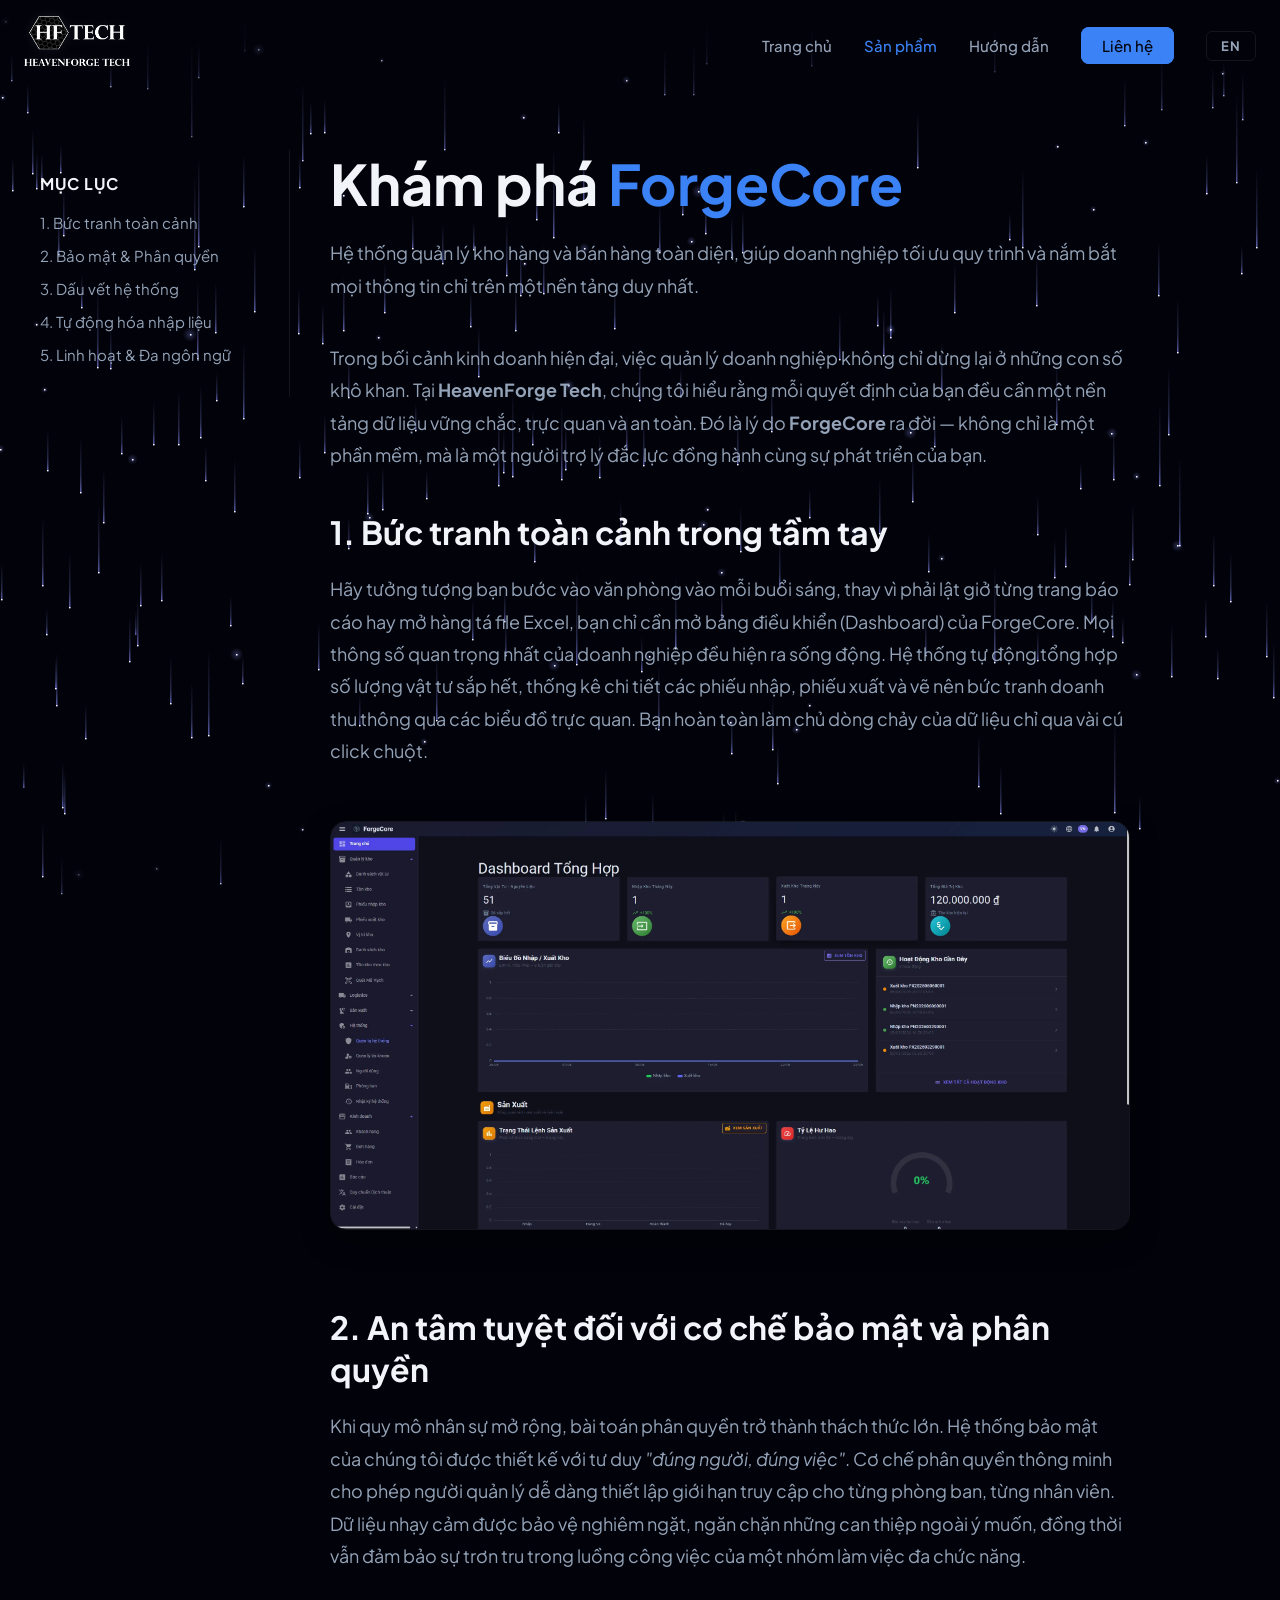
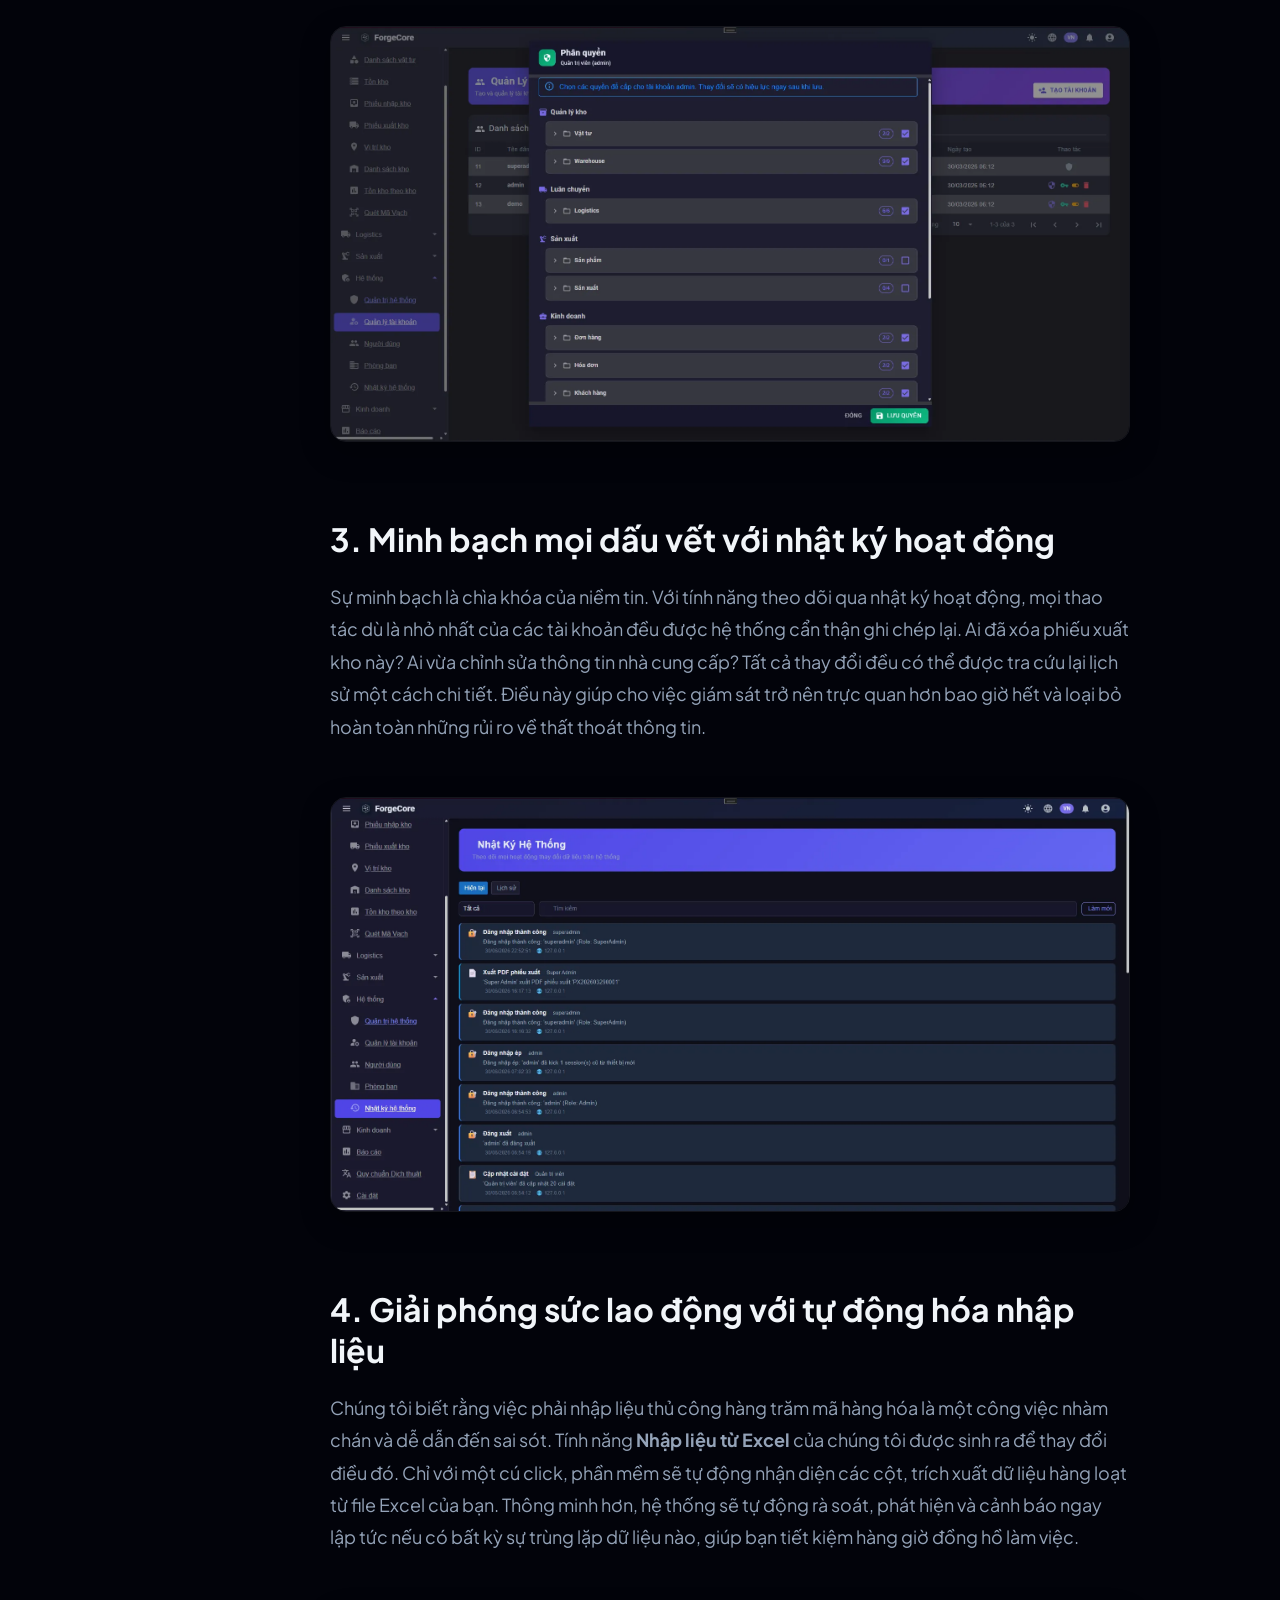
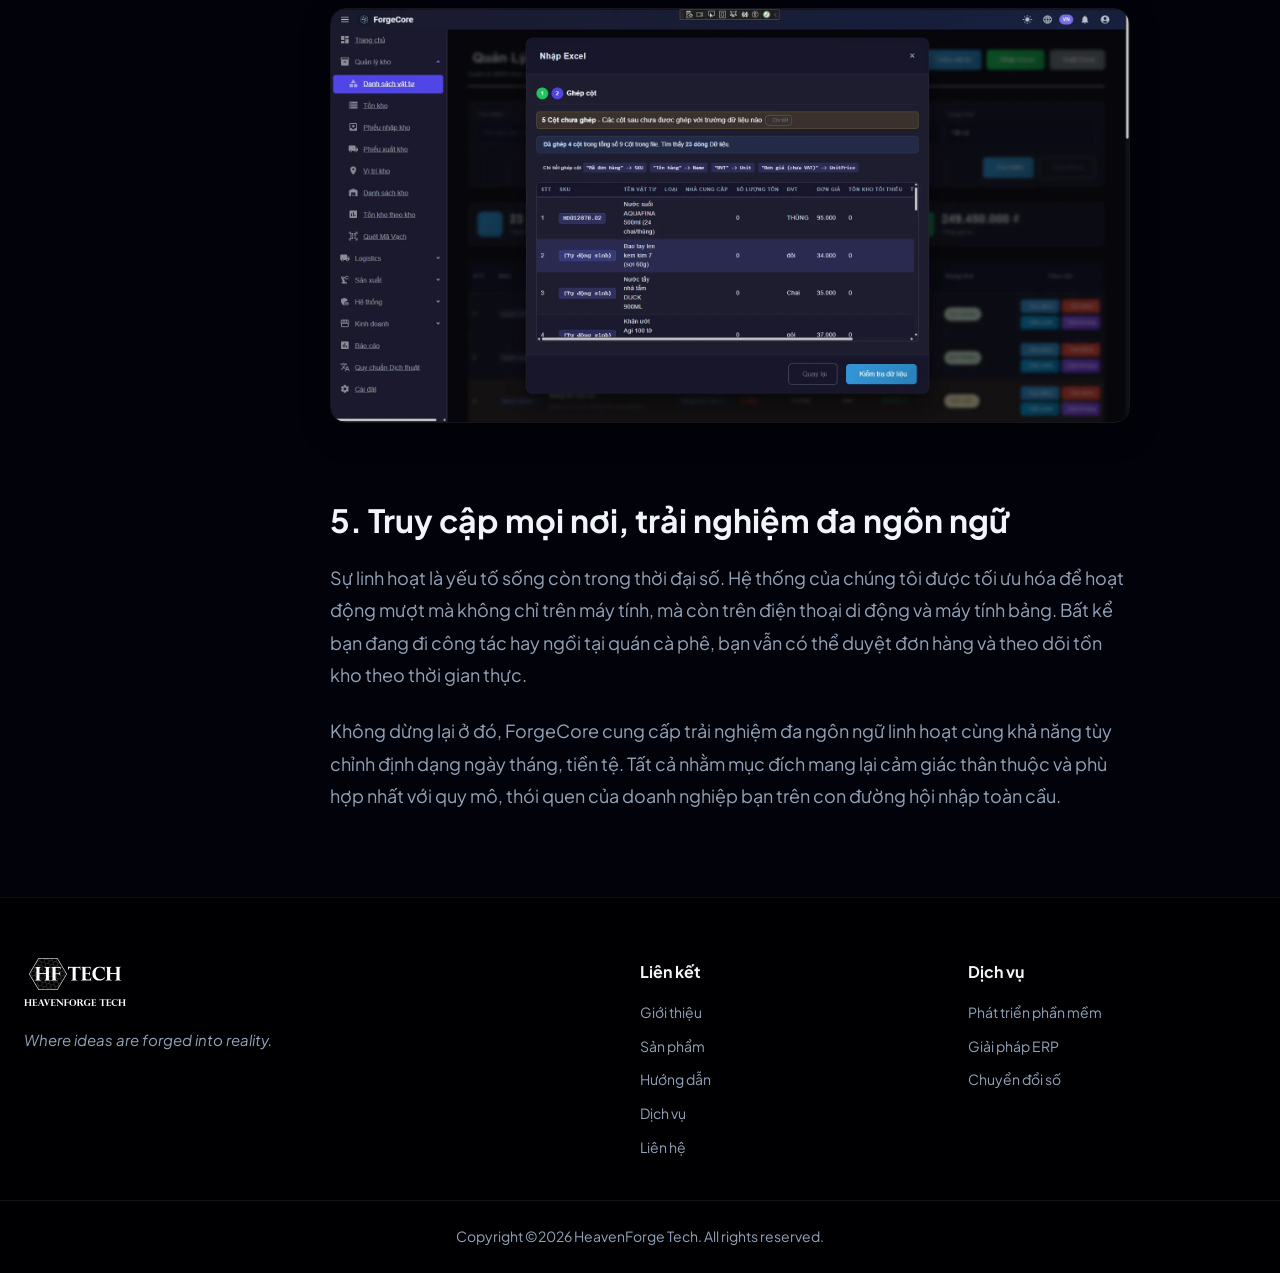
<file: products/about/index.html>
<!DOCTYPE html>
<html lang="vi">

<head>
    <meta charset="utf-8">
    <meta name="viewport" content="width=device-width,initial-scale=1">
    <title>Sản Phẩm — HeavenForge Tech | Phần Mềm Quản Lý Doanh Nghiệp</title>
    <meta name="description"
        content="Hệ thống phần mềm quản lý doanh nghiệp toàn diện từ HeavenForge Tech — Quản lý Kho, Bán hàng, Nhân sự, Tài chính, Sản xuất trên một nền tảng duy nhất.">
    <meta name="keywords"
        content="phần mềm quản lý doanh nghiệp, ERP, quản lý kho, quản lý bán hàng, quản lý nhân sự, phần mềm quản lý tài chính, HeavenForge Tech">
    <meta name="author" content="HeavenForge Tech">
    <meta name="robots" content="index, follow">
    <meta name="theme-color" content="#0f1326">
    <link rel="canonical" href="https://heavenforgetech.com/products">

    <!-- Open Graph -->
    <meta property="og:title" content="Sản Phẩm — Phần Mềm Quản Lý Doanh Nghiệp | HeavenForge Tech">
    <meta property="og:description"
        content="Hệ thống quản lý doanh nghiệp toàn diện: Kho, Bán hàng, Nhân sự, Tài chính, Sản xuất — tích hợp trên một nền tảng.">
    <meta property="og:type" content="website">
    <meta property="og:url" content="https://heavenforgetech.com/products">
    <meta property="og:image" content="https://heavenforgetech.com/assets/HFTech_Logo_Primary.webp">
    <meta property="og:locale" content="vi_VN">
    <meta property="og:site_name" content="HeavenForge Tech">

    <!-- Twitter Card -->
    <meta name="twitter:card" content="summary_large_image">
    <meta name="twitter:title" content="Sản Phẩm — Phần Mềm Quản Lý Doanh Nghiệp | HeavenForge Tech">
    <meta name="twitter:description"
        content="Giải pháp ERP quản lý kho, bán hàng, nhân sự, tài chính — tích hợp trên một nền tảng duy nhất.">
    <meta name="twitter:image" content="https://heavenforgetech.com/assets/HFTech_Logo_Primary.webp">

    <link rel="icon" type="image/webp" href="../../assets/favicon.webp">
    <link rel="preconnect" href="https://fonts.googleapis.com">
    <link rel="preconnect" href="https://fonts.gstatic.com" crossorigin>
    <link href="https://fonts.googleapis.com/css2?family=Plus+Jakarta+Sans:wght@300;400;500;600;700;800&display=swap" rel="stylesheet">
    <link rel="stylesheet" href="../../style.css?v=5">
    <script>document.documentElement.classList.add('js-ready');</script>
</head>

<body>
  <!-- Background Effect Container -->
  <div id="bg-effect" style="position: fixed; top: 0; left: 0; right: 0; bottom: 0; width: 100%; height: 100%; height: 100dvh; z-index: -1; background: #02030a; overflow: hidden; pointer-events: none;"></div>
    <!-- ===== HEADER ===== -->
    <header id="header">
        <nav class="nav-container">
            <a href="../../" class="nav-logo">
                <img src="../../assets/HFTech_Logo_Primary_White.webp" alt="HeavenForge Tech" class="nav-logo-img">
            </a>
            <button class="nav-toggle" id="navToggle" aria-label="Menu" aria-expanded="false">
                <span></span><span></span><span></span>
            </button>
            <ul class="nav-links" id="navLinks">
                <li><a href="../../" data-i18n="nav.home">Trang chủ</a></li>
                <li class="nav-dropdown">
                    <a href="../" class="nav-active" data-i18n="nav.products">Sản phẩm <span class="dropdown-icon"> </span></a>
                    <ul class="dropdown-menu">
                        <li><a href="../about/" data-i18n="nav.products.about">Giới thiệu</a></li>
                        <li><a href="../usage/" data-i18n="nav.products.usage">Cách sử dụng</a></li>
                    </ul>
                </li>
                <li><a href="../../guide/" data-i18n="nav.guide">Hướng dẫn</a></li>
                <li><a href="../../contact/" class="nav-cta" data-i18n="nav.contact">Liên hệ</a></li>
                <li><button id="langToggle" class="lang-toggle" onclick="setLang(getLang()==='vi'?'en':'vi')">EN</button></li>
            </ul>
        </nav>
    </header>


    <!-- ===== ABOUT CONTENT ===== -->
    <section class="section" style="padding-top: 150px; padding-bottom: 60px;">
        <div class="container">
            <div class="article-container">
                <aside class="article-sidebar">
                    <h4 data-i18n="about.toc">Mục lục</h4>
                    <ul>
                        <li><a href="#tong-quan" data-i18n="about.toc.1">1. Bức tranh toàn cảnh</a></li>
                        <li><a href="#bao-mat" data-i18n="about.toc.2">2. Bảo mật & Phân quyền</a></li>
                        <li><a href="#nhat-ky" data-i18n="about.toc.3">3. Dấu vết hệ thống</a></li>
                        <li><a href="#nhap-lieu" data-i18n="about.toc.4">4. Tự động hóa nhập liệu</a></li>
                        <li><a href="#linh-hoat" data-i18n="about.toc.5">5. Linh hoạt & Đa ngôn ngữ</a></li>
                    </ul>
                </aside>
                
                <article class="article-content">
                    <h1 style="font-size: clamp(36px, 5vw, 56px); margin-top: 0; margin-bottom: 20px; line-height: 1.2;" data-i18n="about.title">Khám phá <span class="accent">ForgeCore</span></h1>
                    <p style="color: var(--fg-muted); font-size: 18px; margin-bottom: 40px;" data-i18n="about.sub">
                        Hệ thống quản lý kho hàng và bán hàng toàn diện, giúp doanh nghiệp tối ưu quy trình và nắm bắt mọi thông tin chỉ trên một nền tảng duy nhất.
                    </p>
                    <p data-i18n="about.p1">Trong bối cảnh kinh doanh hiện tại, việc quản lý doanh nghiệp không chỉ dừng lại ở những con số khô khan. Tại <strong>HeavenForge Tech</strong>, chúng tôi hiểu rằng mọi quyết định của bạn đều cần một nền tảng dữ liệu vững chắc, trực quan và an toàn. Đó là lý do <strong>ForgeCore</strong> ra đời — không chỉ là một phần mềm, mà là một người trợ lý đắc lực đồng hành cùng sự phát triển của bạn.</p>

                    <h2 id="tong-quan" data-i18n="about.h2.1">1. Bức tranh toàn cảnh trong tầm tay</h2>
                    <p data-i18n="about.p2.1">Hãy tưởng tượng bạn bước vào văn phòng vào mỗi buổi sáng, thay vì phải lật giở từng trang báo cáo hay mở hàng tá file Excel, bạn chỉ cần mở bảng điều khiển (Dashboard) của ForgeCore. Mọi thông số quan trọng nhất của doanh nghiệp đều hiện ra sống động. Hệ thống tự động tổng hợp số lượng vật tư sắp hết, thống kê chi tiết các phiếu nhập, phiếu xuất và vẽ nên bức tranh doanh thu thông qua các biểu đồ trực quan. Bạn hoàn toàn làm chủ dòng chảy của dữ liệu chỉ qua vài cú click chuột.</p>
                    <img src="../../assets/Dashboard.webp" alt="Bảng điều khiển (Dashboard)">
                    
                    <h2 id="bao-mat" data-i18n="about.h2.2">2. An tâm tuyệt đối với cơ chế bảo mật và phân quyền</h2>
                    <p data-i18n="about.p2.2">Khi quy mô nhân sự mở rộng, bài toán phân quyền trở thành thách thức lớn. Hệ thống bảo mật của chúng tôi được thiết kế với tư duy <em>"đúng người, đúng việc"</em>. Cơ chế phân quyền thông minh cho phép người quản lý dễ dàng thiết lập giới hạn truy cập cho từng phòng ban, từng nhân viên. Dữ liệu nhạy cảm được bảo vệ nghiêm ngặt, ngăn chặn những can thiệp ngoài ý muốn, đồng thời vẫn đảm bảo sự trơn tru trong luồng công việc của một nhóm làm việc đa chức năng.</p>
                    <img src="../../assets/phan_quyen.webp" alt="Giao diện Phân quyền">
                    
                    <h2 id="nhat-ky" data-i18n="about.h2.3">3. Minh bạch mọi dấu vết với nhật ký hoạt động</h2>
                    <p data-i18n="about.p2.3">Sự minh bạch là chìa khóa của niềm tin. Với tính năng theo dõi qua nhật ký hoạt động, mọi thao tác dù là nhỏ nhất của các tài khoản đều được hệ thống cẩn thận ghi chép lại. Ai đã xóa phiếu xuất kho này? Ai vừa chỉnh sửa thông tin nhà cung cấp? Tất cả thay đổi đều có thể được tra cứu lại lịch sử một cách chi tiết. Điều này giúp cho việc giám sát trở nên trực quan hơn bao giờ hết và loại bỏ hoàn toàn những rủi ro về thất thoát thông tin.</p>
                    <img src="../../assets/nhat_ky.webp" alt="Nhật ký hoạt động">
                    
                    <h2 id="nhap-lieu" data-i18n="about.h2.4">4. Giải phóng sức lao động với tự động hóa nhập liệu</h2>
                    <p data-i18n="about.p2.4">Chúng tôi biết rằng việc phải nhập liệu thủ công hàng trăm mã hàng hóa là một công việc nhàm chán và dễ dẫn đến sai sót. Tính năng <strong>Nhập liệu từ Excel</strong> của chúng tôi được sinh ra để thay đổi điều đó. Chỉ với một cú click, phần mềm sẽ tự động nhận diện các cột, trích xuất dữ liệu hàng loạt từ file Excel của bạn. Thông minh hơn, hệ thống sẽ tự động rà soát, phát hiện và cảnh báo ngay lập tức nếu có bất kỳ sự trùng lặp dữ liệu nào, giúp bạn tiết kiệm hàng giờ đồng hồ làm việc.</p>
                    <img src="../../assets/nhap_excel.webp" alt="Nhập liệu từ Excel">
                    
                    <h2 id="linh-hoat" data-i18n="about.h2.5">5. Truy cập mọi nơi, trải nghiệm đa ngôn ngữ</h2>
                    <p data-i18n="about.p2.5a">Sự linh hoạt là yếu tố sống còn trong thời đại số. Hệ thống của chúng tôi được tối ưu hóa để hoạt động mượt mà không chỉ trên máy tính, mà còn trên điện thoại di động và máy tính bảng. Bất kể bạn đang đi công tác hay ngồi tại quán cà phê, bạn vẫn có thể duyệt đơn hàng và theo dõi tồn kho theo thời gian thực.</p>
                    <p data-i18n="about.p2.5b">Không dừng lại ở đó, ForgeCore cung cấp trải nghiệm đa ngôn ngữ linh hoạt cùng khả năng tùy chỉnh định dạng ngày tháng, tiền tệ. Tất cả nhằm mục đích mang lại cảm giác thân thuộc và phù hợp nhất với quy mô, thói quen của doanh nghiệp bạn trên con đường hội nhập toàn cầu.</p>
                </article>
            </div>
        </div>
    </section>

<footer class="footer">
        <div class="container footer-inner">
            <div class="footer-brand">
                <img src="../../assets/HFTech_Logo_Primary_White.webp" alt="HeavenForge Tech" class="footer-logo">
                <p>Where ideas are forged into reality.</p>
            </div>
            <div class="footer-links">
                <h4 data-i18n="footer.links">Liên kết</h4>
                <a href="../../#about" data-i18n="footer.about">Giới thiệu</a>
                <a href="../../products/" data-i18n="nav.products">Sản phẩm</a>
                <a href="../../guide/" data-i18n="nav.guide">Hướng dẫn</a>
                <a href="../../#services" data-i18n="footer.services-title">Dịch vụ</a>
                <a href="../../contact/" data-i18n="nav.contact">Liên hệ</a>
            </div>
            <div class="footer-links">
                <h4 data-i18n="footer.services-title">Dịch vụ</h4>
                <a href="../../#services" data-i18n="footer.dev">Phát triển phần mềm</a>
                <a href="../../#services" data-i18n="footer.erp">Giải pháp ERP</a>
                <a href="../../#services" data-i18n="footer.digital">Chuyển đổi số</a>
            </div>
        </div>
        <div class="footer-bottom">
            <p>Copyright ©2025 HeavenForge Tech. All rights reserved.</p>
        </div>
    </footer>


    <script src="../../i18n.js?v=1"></script>
    <script src="../../main.js?v=5" defer></script>

  <script src="../../assets/rising-lines.js"></script>
  <script>
    document.addEventListener('DOMContentLoaded', () => {
      new RisingLines('#bg-effect', {
        particles: 500,
        color: "#2C2F53",
        riseSpeed: 25,
        opacity: 100,
        scale: 7,
        showHorizon: false,
        horizonColor: "#2C2F53",
        horizonOpacity: 85
      });
    });
  </script>
</body>

</html>
</file>
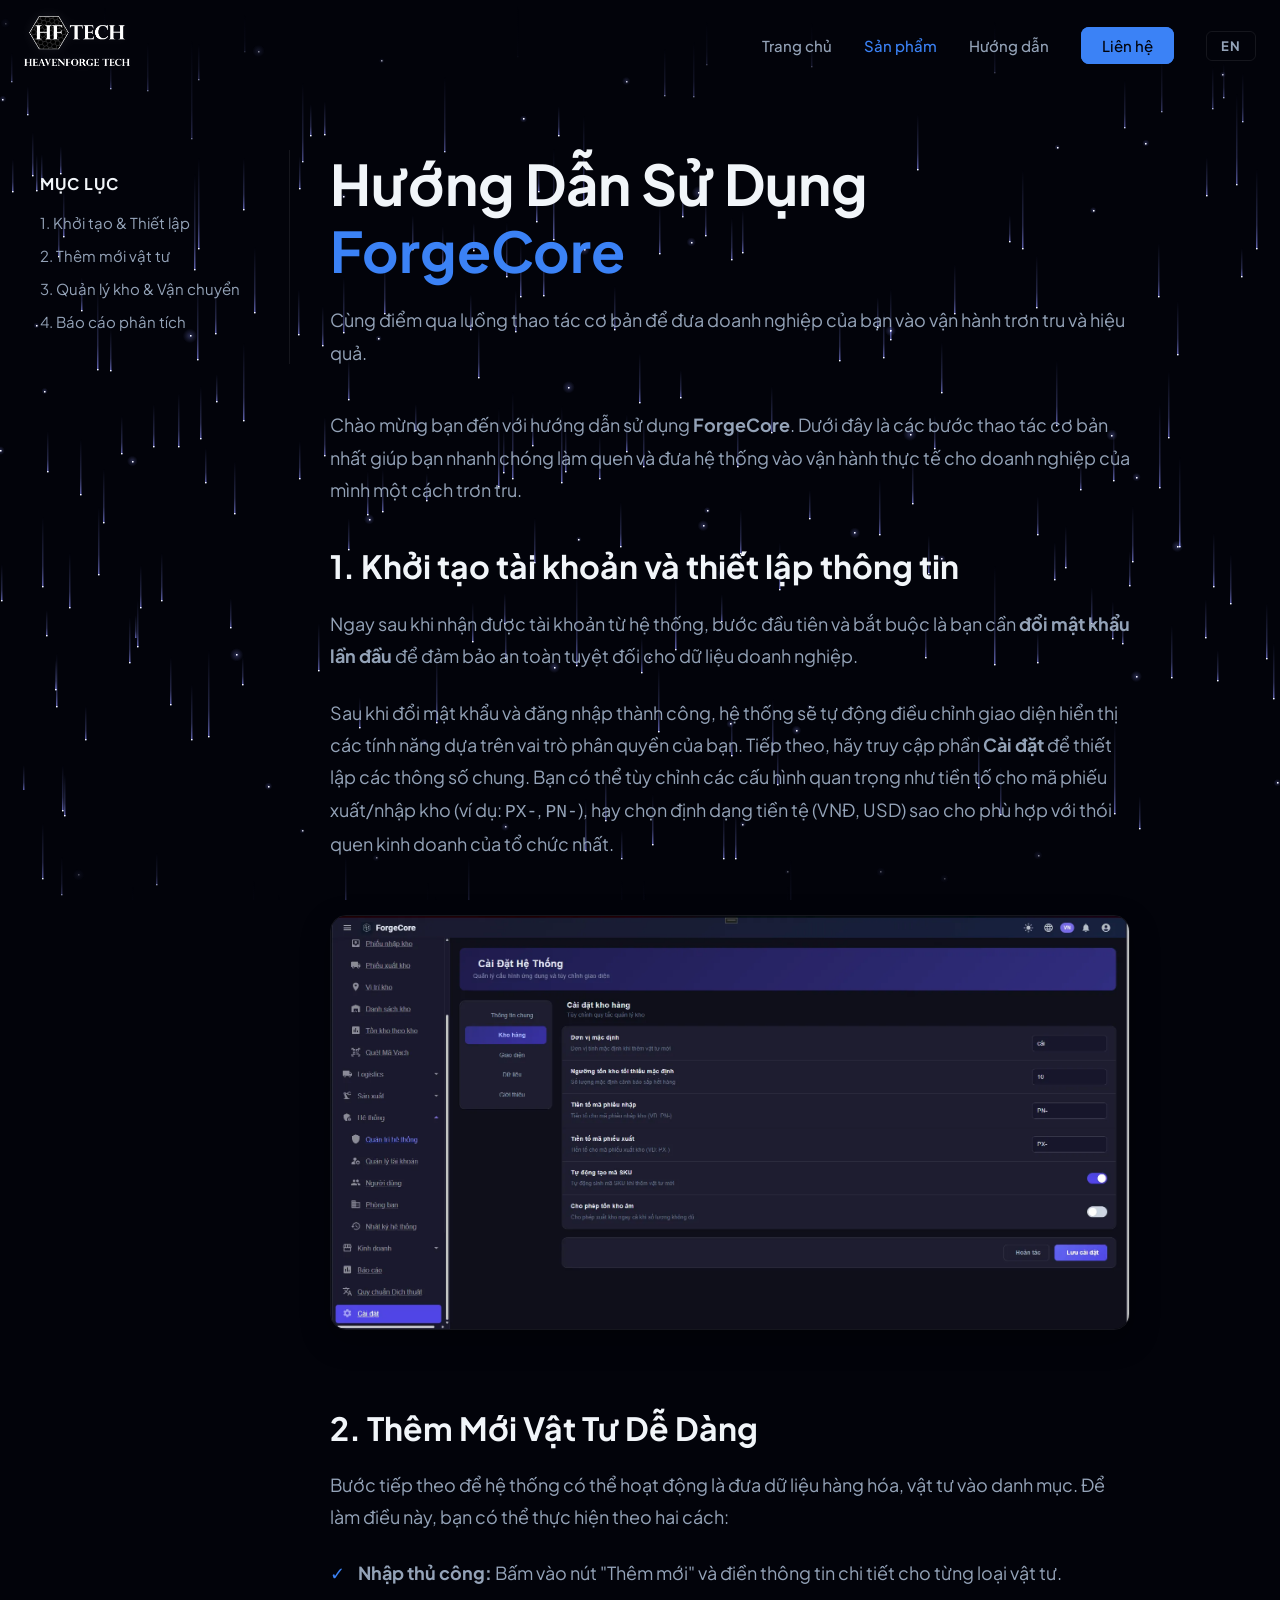
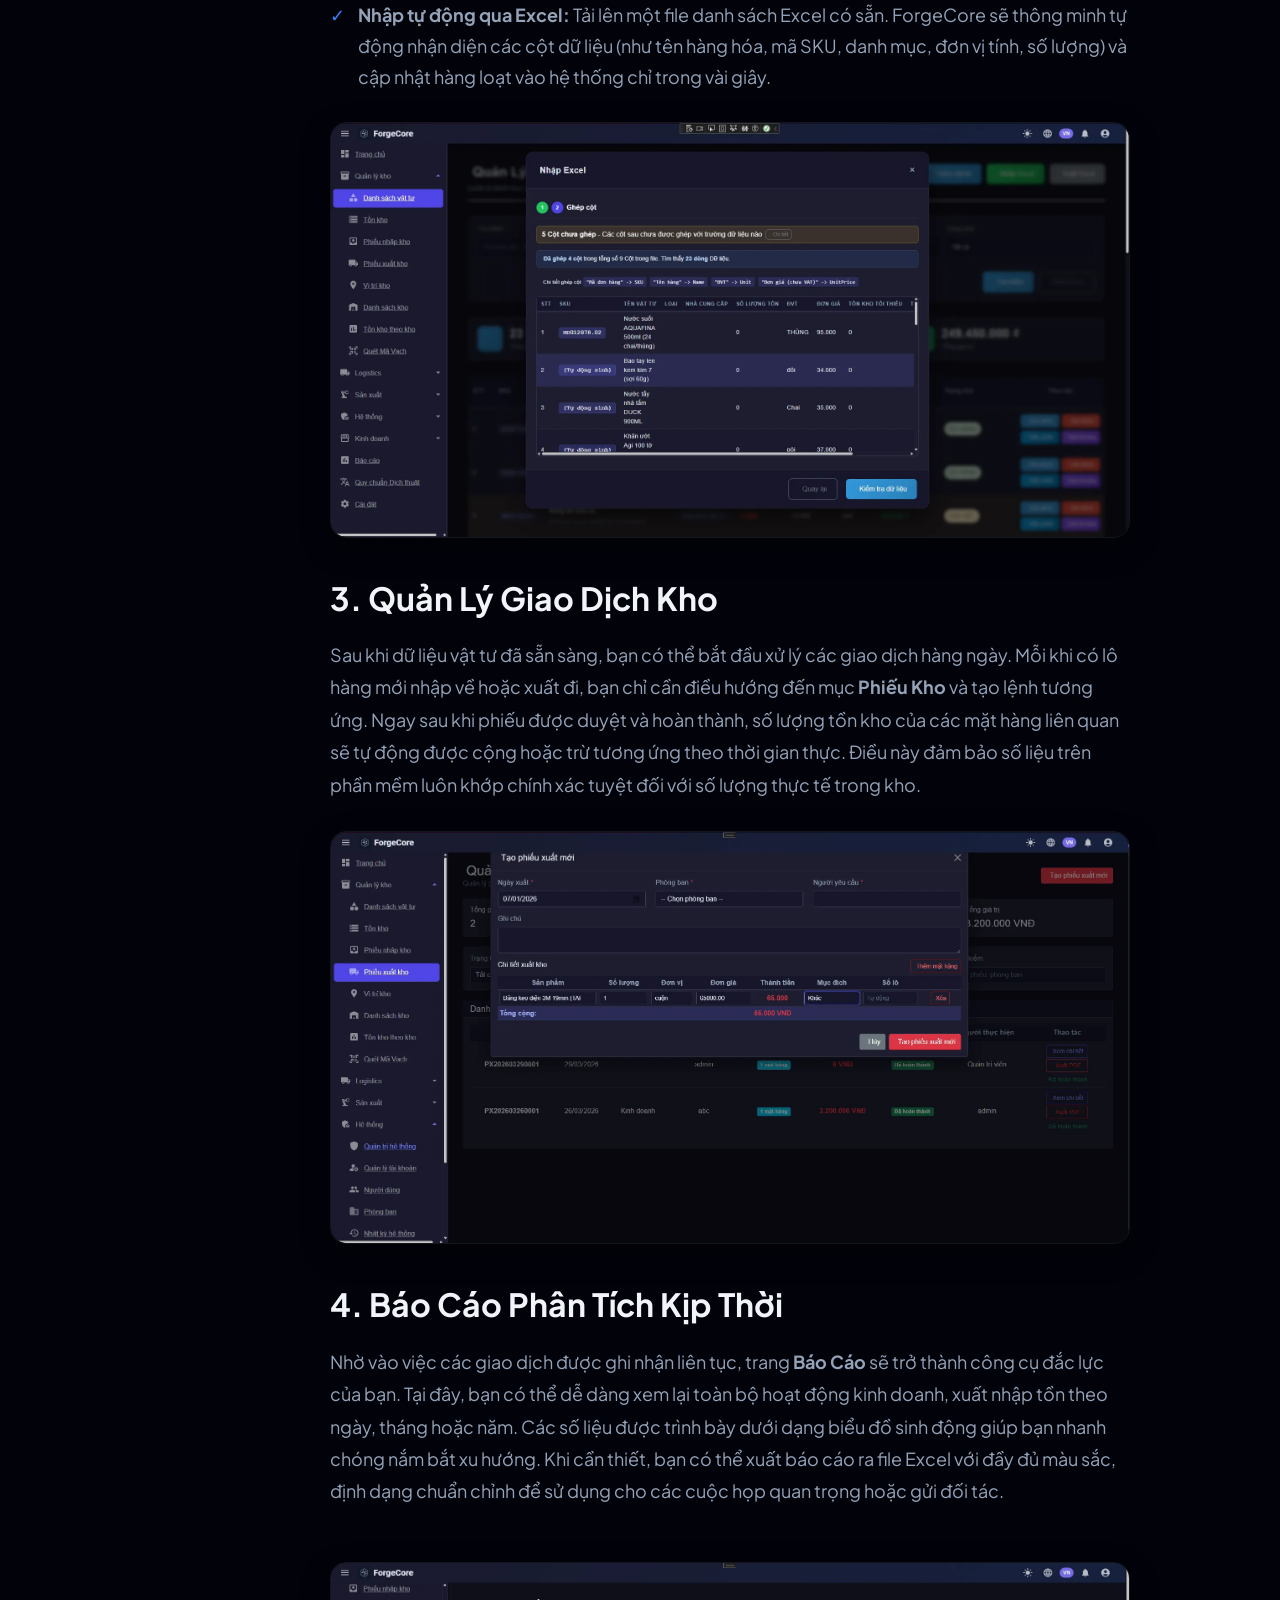
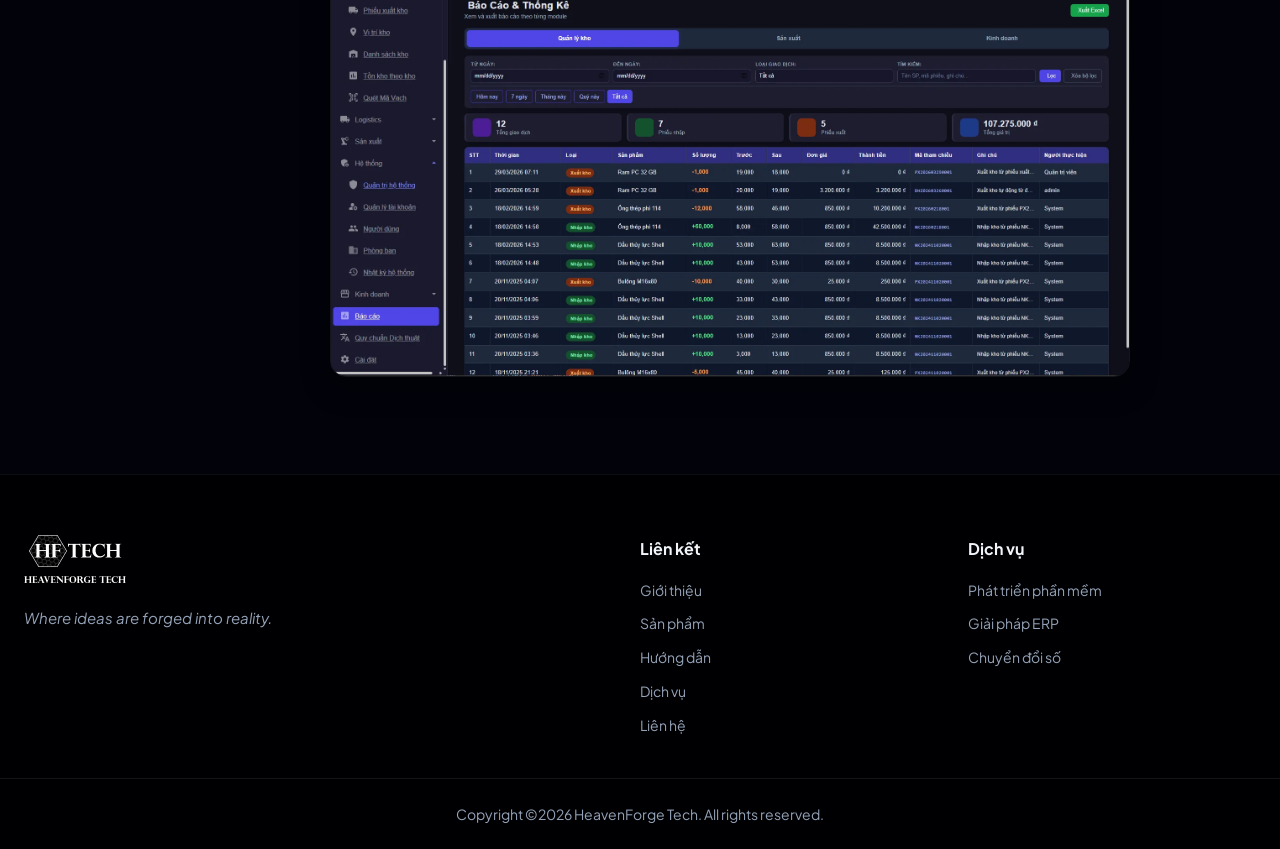
<file: products/usage/index.html>
<!DOCTYPE html>
<html lang="vi">

<head>
    <meta charset="utf-8">
    <meta name="viewport" content="width=device-width,initial-scale=1">
    <title>Sản Phẩm — HeavenForge Tech | Phần Mềm Quản Lý Doanh Nghiệp</title>
    <meta name="description"
        content="Hệ thống phần mềm quản lý doanh nghiệp toàn diện từ HeavenForge Tech — Quản lý Kho, Bán hàng, Nhân sự, Tài chính, Sản xuất trên một nền tảng duy nhất.">
    <meta name="keywords"
        content="phần mềm quản lý doanh nghiệp, ERP, quản lý kho, quản lý bán hàng, quản lý nhân sự, phần mềm quản lý tài chính, HeavenForge Tech">
    <meta name="author" content="HeavenForge Tech">
    <meta name="robots" content="index, follow">
    <meta name="theme-color" content="#0f1326">
    <link rel="canonical" href="https://heavenforgetech.com/products">

    <!-- Open Graph -->
    <meta property="og:title" content="Sản Phẩm — Phần Mềm Quản Lý Doanh Nghiệp | HeavenForge Tech">
    <meta property="og:description"
        content="Hệ thống quản lý doanh nghiệp toàn diện: Kho, Bán hàng, Nhân sự, Tài chính, Sản xuất — tích hợp trên một nền tảng.">
    <meta property="og:type" content="website">
    <meta property="og:url" content="https://heavenforgetech.com/products">
    <meta property="og:image" content="https://heavenforgetech.com/assets/HFTech_Logo_Primary.webp">
    <meta property="og:locale" content="vi_VN">
    <meta property="og:site_name" content="HeavenForge Tech">

    <!-- Twitter Card -->
    <meta name="twitter:card" content="summary_large_image">
    <meta name="twitter:title" content="Sản Phẩm — Phần Mềm Quản Lý Doanh Nghiệp | HeavenForge Tech">
    <meta name="twitter:description"
        content="Giải pháp ERP quản lý kho, bán hàng, nhân sự, tài chính — tích hợp trên một nền tảng duy nhất.">
    <meta name="twitter:image" content="https://heavenforgetech.com/assets/HFTech_Logo_Primary.webp">

    <link rel="icon" type="image/webp" href="../../assets/favicon.webp">
    <link rel="preconnect" href="https://fonts.googleapis.com">
    <link rel="preconnect" href="https://fonts.gstatic.com" crossorigin>
    <link href="https://fonts.googleapis.com/css2?family=Plus+Jakarta+Sans:wght@300;400;500;600;700;800&display=swap" rel="stylesheet">
    <link rel="stylesheet" href="../../style.css?v=5">
    <script>document.documentElement.classList.add('js-ready');</script>
</head>

<body>
  <!-- Background Effect Container -->
  <div id="bg-effect" style="position: fixed; top: 0; left: 0; right: 0; bottom: 0; width: 100%; height: 100%; height: 100dvh; z-index: -1; background: #02030a; overflow: hidden; pointer-events: none;"></div>
    <!-- ===== HEADER ===== -->
    <header id="header">
        <nav class="nav-container">
            <a href="../../" class="nav-logo">
                <img src="../../assets/HFTech_Logo_Primary_White.webp" alt="HeavenForge Tech" class="nav-logo-img">
            </a>
            <button class="nav-toggle" id="navToggle" aria-label="Menu" aria-expanded="false">
                <span></span><span></span><span></span>
            </button>
            <ul class="nav-links" id="navLinks">
                <li><a href="../../" data-i18n="nav.home">Trang chủ</a></li>
                <li class="nav-dropdown">
                    <a href="../" class="nav-active" data-i18n="nav.products">Sản phẩm <span class="dropdown-icon"> </span></a>
                    <ul class="dropdown-menu">
                        <li><a href="../about/" data-i18n="nav.products.about">Giới thiệu</a></li>
                        <li><a href="../usage/" data-i18n="nav.products.usage">Cách sử dụng</a></li>
                    </ul>
                </li>
                <li><a href="../../guide/" data-i18n="nav.guide">Hướng dẫn</a></li>
                <li><a href="../../contact/" class="nav-cta" data-i18n="nav.contact">Liên hệ</a></li>
                <li><button id="langToggle" class="lang-toggle" onclick="setLang(getLang()==='vi'?'en':'vi')">EN</button></li>
            </ul>
        </nav>
    </header>


    <!-- ===== USAGE CONTENT ===== -->
    <section class="section" style="padding-top: 150px; padding-bottom: 60px;">
        <div class="container">
            <div class="article-container">
                <aside class="article-sidebar">
                    <h4 data-i18n="usage.toc">Mục lục</h4>
                    <ul>
                        <li><a href="#thiet-lap" data-i18n="usage.toc.1">1. Khởi tạo & Thiết lập</a></li>
                        <li><a href="#them-vat-tu" data-i18n="usage.toc.2">2. Thêm mới vật tư</a></li>
                        <li><a href="#quan-ly-kho" data-i18n="usage.toc.3">3. Quản lý kho</a></li>
                        <li><a href="#bao-cao" data-i18n="usage.toc.4">4. Báo cáo phân tích</a></li>
                    </ul>
                </aside>

                <article class="article-content">
                    <h1 style="font-size: clamp(36px, 5vw, 56px); margin-top: 0; margin-bottom: 20px; line-height: 1.2;" data-i18n="usage.title">Hướng Dẫn Sử Dụng <span class="accent">ForgeCore</span></h1>
                    <p style="color: var(--fg-muted); font-size: 18px; margin-bottom: 40px;" data-i18n="usage.sub">
                        Cùng điểm qua luồng thao tác cơ bản để đưa doanh nghiệp của bạn vào vận hành trơn tru và hiệu quả.
                    </p>
                    <p data-i18n="usage.p1">Chào mừng bạn đến với hướng dẫn sử dụng <strong>ForgeCore</strong>. Dưới đây là các bước thao tác cơ bản nhất giúp bạn nhanh chóng làm quen và đưa hệ thống vào vận hành thực tế cho doanh nghiệp của mình một cách trơn tru.</p>

                    <h2 id="thiet-lap" data-i18n="usage.h2.1">1. Khởi tạo tài khoản và thiết lập thông tin</h2>
                    <p data-i18n="usage.p2.1a">Ngay sau khi nhận được tài khoản từ hệ thống, bước đầu tiên và bắt buộc là bạn cần <strong>đổi mật khẩu lần đầu</strong> để đảm bảo an toàn tuyệt đối cho dữ liệu doanh nghiệp.</p>
                    <p data-i18n="usage.p2.1b">Sau khi đổi mật khẩu và đăng nhập thành công, hệ thống sẽ tự động điều chỉnh giao diện hiển thị các tính năng dựa trên vai trò phân quyền của bạn. Tiếp theo, hãy truy cập phần <strong>Cài đặt</strong> để thiết lập các thông số chung. Bạn có thể tùy chỉnh các cấu hình quan trọng như tiền tố cho mã phiếu xuất/nhập kho (ví dụ: <code>PX-</code>, <code>PN-</code>), hay chọn định dạng tiền tệ (VNĐ, USD) sao cho phù hợp với thói quen kinh doanh của tổ chức nhất.</p>
                    <img src="../../assets/cai_dat.webp" alt="Giao diện Khởi tạo và Thiết lập">

                    <h2 id="them-vat-tu" data-i18n="usage.h2.2">2. Thêm Mới Vật Tư Dễ Dàng</h2>
                    <p data-i18n="usage.p2.2">Bước tiếp theo để hệ thống có thể hoạt động là đưa dữ liệu hàng hóa, vật tư vào danh mục. Để làm điều này, bạn có thể thực hiện theo hai cách:</p>
                    <ul class="feature-list">
                        <li data-i18n="usage.li.2a"><strong>Nhập thủ công:</strong> Bấm vào nút "Thêm mới" và điền thông tin chi tiết cho từng loại vật tư.</li>
                        <li data-i18n="usage.li.2b"><strong>Nhập tự động qua Excel:</strong> Tải lên một file danh sách Excel có sẵn. ForgeCore sẽ thông minh tự động nhận diện các cột dữ liệu (như tên hàng hóa, mã SKU, danh mục, đơn vị tính, số lượng) và cập nhật hàng loạt vào hệ thống chỉ trong vài giây.</li>
                    </ul>
                    <div class="image-slideshow" style="margin: 30px 0;">
                        <img src="../../assets/them_vt.webp" alt="Nhập thủ công" class="slide-1">
                        <img src="../../assets/nhap_excel.webp" alt="Nhập tự động qua Excel" class="slide-2">
                    </div>

                    <h2 id="quan-ly-kho" data-i18n="usage.h2.3">3. Quản Lý Giao Dịch Kho</h2>
                    <p data-i18n="usage.p2.3">Sau khi dữ liệu vật tư đã sẵn sàng, bạn có thể bắt đầu xử lý các giao dịch hàng ngày. Mỗi khi có lô hàng mới nhập về hoặc xuất đi, bạn chỉ cần điều hướng đến mục <strong>Phiếu Kho</strong> và tạo lệnh tương ứng. Ngay sau khi phiếu được duyệt và hoàn thành, số lượng tồn kho của các mặt hàng liên quan sẽ tự động được cộng hoặc trừ tương ứng theo thời gian thực. Điều này đảm bảo số liệu trên phần mềm luôn khớp chính xác tuyệt đối với số lượng thực tế trong kho.</p>
                    <div class="image-slideshow" style="margin: 30px 0;">
                        <img src="../../assets/pn.webp" alt="Phiếu nhập kho" class="slide-1">
                        <img src="../../assets/fx.webp" alt="Phiếu xuất kho" class="slide-2">
                    </div>

                    <h2 id="bao-cao" data-i18n="usage.h2.4">4. Báo Cáo Phân Tích Kịp Thời</h2>
                    <p data-i18n="usage.p2.4">Nhờ vào việc các giao dịch được ghi nhận liên tục, trang <strong>Báo Cáo</strong> sẽ trở thành công cụ đắc lực của bạn. Tại đây, bạn có thể dễ dàng xem lại toàn bộ hoạt động kinh doanh, xuất nhập tồn theo ngày, tháng hoặc năm. Các số liệu được trình bày dưới dạng biểu đồ sinh động giúp bạn nhanh chóng nắm bắt xu hướng. Khi cần thiết, bạn có thể xuất báo cáo ra file Excel với đầy đủ màu sắc, định dạng chuẩn chỉnh để sử dụng cho các cuộc họp quan trọng hoặc gửi đối tác.</p>
                    <img src="../../assets/bao_cao.webp" alt="Giao diện Báo cáo thống kê">
                </article>
            </div>
        </div>
    </section>

<footer class="footer">
        <div class="container footer-inner">
            <div class="footer-brand">
                <img src="../../assets/HFTech_Logo_Primary_White.webp" alt="HeavenForge Tech" class="footer-logo">
                <p>Where ideas are forged into reality.</p>
            </div>
            <div class="footer-links">
                <h4 data-i18n="footer.links">Liên kết</h4>
                <a href="../../#about" data-i18n="footer.about">Giới thiệu</a>
                <a href="../../products/" data-i18n="nav.products">Sản phẩm</a>
                <a href="../../guide/" data-i18n="nav.guide">Hướng dẫn</a>
                <a href="../../#services" data-i18n="footer.services-title">Dịch vụ</a>
                <a href="../../contact/" data-i18n="nav.contact">Liên hệ</a>
            </div>
            <div class="footer-links">
                <h4 data-i18n="footer.services-title">Dịch vụ</h4>
                <a href="../../#services" data-i18n="footer.dev">Phát triển phần mềm</a>
                <a href="../../#services" data-i18n="footer.erp">Giải pháp ERP</a>
                <a href="../../#services" data-i18n="footer.digital">Chuyển đổi số</a>
            </div>
        </div>
        <div class="footer-bottom">
            <p>Copyright ©2025 HeavenForge Tech. All rights reserved.</p>
        </div>
    </footer>


    <script src="../../i18n.js?v=1"></script>
    <script src="../../main.js?v=5" defer></script>

  <script src="../../assets/rising-lines.js"></script>
  <script>
    document.addEventListener('DOMContentLoaded', () => {
      new RisingLines('#bg-effect', {
        particles: 500,
        color: "#2C2F53",
        riseSpeed: 25,
        opacity: 100,
        scale: 7,
        showHorizon: false,
        horizonColor: "#2C2F53",
        horizonOpacity: 85
      });
    });
  </script>
</body>

</html>
</file>
<file: style.css>
/* ===== HeavenForge Tech — Design System ===== */

/* === Image protection === */
img {
  -webkit-user-select: none;
  user-select: none;
  -webkit-user-drag: none;
  -webkit-touch-callout: none;
}

.showcase-img-wrap {
  position: relative;
}

.showcase-img-wrap::after {
  content: '';
  position: absolute;
  inset: 0;
  z-index: 1;
}


:root {
  --bg: #02030a;
  --bg2: #12182b;
  --fg: #f1f5f9;
  --fg-muted: #94a3b8;
  --accent: #3b82f6;
  --accent-glow: rgba(59, 130, 246, 0.25);
  --glass-bg: rgba(18, 24, 43, 0.6);
  --glass-border: rgba(255, 255, 255, 0.08);
  --radius: 16px;
  --transition: .35s cubic-bezier(.4, 0, .2, 1);
}

*,
*::before,
*::after {
  box-sizing: border-box;
  margin: 0;
  padding: 0;
}

html {
  scroll-behavior: smooth;
  scroll-padding-top: 80px;
}

body {
  font-family: 'Plus Jakarta Sans', system-ui, -apple-system, sans-serif;
  background: var(--bg);
  color: var(--fg);
  line-height: 1.7;
  overflow-x: hidden;
}

/* ===== BACKGROUND CANVAS EFFECT ===== */
#bg-effect {
  position: fixed;
  top: 0;
  left: 0;
  right: 0;
  bottom: 0;
  width: 100%;
  height: 100%;
  height: 100dvh;
  z-index: -1;
  background: #02030a;
  overflow: hidden;
  pointer-events: none;
}

a {
  color: var(--accent);
  text-decoration: none;
  transition: color var(--transition);
}

a:hover {
  color: #60a5fa;
}

img {
  max-width: 100%;
  height: auto;
}

ul {
  list-style: none;
}

.container {
  max-width: 1400px;
  margin: 0 auto;
  padding: 0 24px;
}

.accent {
  color: var(--accent);
}

/* ===== GLASS CARD ===== */
.glass-card {
  background: var(--glass-bg);
  border: 1px solid var(--glass-border);
  border-radius: var(--radius);
  backdrop-filter: blur(12px);
  -webkit-backdrop-filter: blur(12px);
  will-change: transform;
  transition: transform var(--transition), box-shadow var(--transition), border-color var(--transition);
}

.glass-card:hover {
  transform: translateY(-4px);
  border-color: rgba(59, 130, 246, 0.3);
  box-shadow: 0 20px 40px -10px rgba(0, 0, 0, 0.5), 0 0 20px var(--accent-glow);
}

/* ===== HEADER ===== */
#header {
  position: fixed;
  top: 0;
  left: 0;
  width: 100%;
  z-index: 1000;
  padding: 16px 0;
  transition: all var(--transition);
}

#header.scrolled {
  background: rgba(15, 19, 38, .92);
  backdrop-filter: blur(20px);
  -webkit-backdrop-filter: blur(20px);
  padding: 10px 0;
  box-shadow: 0 2px 30px rgba(0, 0, 0, .4);
}

.nav-container {
  max-width: 1400px;
  margin: 0 auto;
  padding: 0 24px;
  display: flex;
  align-items: center;
  justify-content: space-between;
}

.nav-logo-img {
  height: 52px;
  width: auto;
  filter: drop-shadow(0 0 6px rgba(255, 255, 255, .08));
}

.nav-links {
  display: flex;
  align-items: center;
  gap: 32px;
}

.nav-links a {
  color: var(--fg-muted);
  font-size: 15px;
  font-weight: 500;
  position: relative;
  transition: color var(--transition);
}

#header .nav-links .nav-cta {
  padding: 8px 20px;
  border: 1px solid var(--accent);
  border-radius: 8px;
  color: var(--accent);
}

#header .nav-links .nav-cta:hover {
  background: var(--accent);
  color: var(--bg);
}

#header .nav-links .nav-cta::after {
  display: none;
}

.nav-cta {
  background: var(--accent);
  color: var(--bg) !important;
  padding: 8px 20px;
  border-radius: 8px;
  font-weight: 600;
  transition: background var(--transition), transform var(--transition);
}

.lang-toggle {
  background: transparent;
  color: var(--fg-muted);
  border: 1px solid var(--glass-border);
  padding: 6px 14px;
  border-radius: 6px;
  font-size: 13px;
  font-weight: 700;
  font-family: inherit;
  cursor: pointer;
  letter-spacing: 1px;
  transition: all var(--transition);
}

.lang-toggle:hover {
  color: var(--accent);
  border-color: var(--accent);
}

.nav-links a::after {
  content: '';
  position: absolute;
  bottom: -4px;
  left: 0;
  width: 0;
  height: 2px;
  background: var(--accent);
  transition: width var(--transition);
}

.nav-links a:hover {
  color: var(--fg);
}

.nav-links a:hover::after {
  width: 100%;
}

/* --- Dropdown Menu --- */
.nav-dropdown {
  position: relative;
  cursor: pointer;
}

.dropdown-icon {
  font-size: 10px;
  margin-left: 4px;
  display: inline-block;
  transition: transform 0.3s;
}

.dropdown-menu {
  display: flex;
  flex-direction: column;
  list-style: none;
  padding: 0;
  margin: 0;
}

@media (min-width: 769px) {
  .dropdown-menu {
    position: absolute;
    top: 100%;
    left: 50%;
    transform: translateX(-50%) translateY(15px);
    background: rgba(15, 19, 38, .95);
    backdrop-filter: blur(20px);
    -webkit-backdrop-filter: blur(20px);
    border: 1px solid rgba(255, 255, 255, 0.08);
    border-radius: 12px;
    padding: 8px 0;
    min-width: 180px;
    opacity: 0;
    visibility: hidden;
    transition: all 0.3s cubic-bezier(0.4, 0, 0.2, 1);
    box-shadow: 0 10px 40px rgba(0, 0, 0, 0.5);
    z-index: 100;
  }

  .nav-dropdown:hover .dropdown-menu {
    opacity: 1;
    visibility: visible;
    transform: translateX(-50%) translateY(0);
  }

  .nav-dropdown:hover .dropdown-icon {
    transform: rotate(180deg);
  }

  .dropdown-menu a {
    display: block;
    padding: 10px 20px;
    color: var(--fg-muted);
    font-size: 14px;
    transition: all 0.2s;
    white-space: nowrap;
  }

  .dropdown-menu a::after {
    display: none;
  }

  .dropdown-menu a:hover {
    background: rgba(255, 255, 255, 0.05);
    color: var(--accent);
  }
}

@media (max-width: 768px) {
  .dropdown-menu {
    display: none;
    background: rgba(255, 255, 255, 0.03);
    border-radius: 8px;
    margin-top: 10px;
    padding: 8px 0;
  }
  
  .nav-dropdown:hover .dropdown-menu,
  .nav-dropdown:active .dropdown-menu {
    display: flex;
  }

  .dropdown-menu a {
    display: block;
    padding: 10px 20px;
    color: var(--fg-muted);
    font-size: 14px;
    text-align: center;
  }
  
  .dropdown-menu a::after {
    display: none;
  }

  .dropdown-menu a:hover {
    color: var(--accent);
  }
}

#header .nav-links .nav-cta {
  padding: 8px 20px;
  border: 1px solid var(--accent);
  border-radius: 8px;
  color: var(--accent);
}

#header .nav-links .nav-cta:hover {
  background: var(--accent);
  color: var(--bg);
}

#header .nav-links .nav-cta::after {
  display: none;
}

/* Mobile toggle */
.nav-toggle {
  display: none;
  background: none;
  border: none;
  cursor: pointer;
  padding: 4px;
}

.nav-toggle span {
  display: block;
  width: 24px;
  height: 2px;
  background: var(--fg);
  margin: 5px 0;
  transition: var(--transition);
}

.nav-toggle.active span:nth-child(1) {
  transform: rotate(45deg) translate(5px, 5px);
}

.nav-toggle.active span:nth-child(2) {
  opacity: 0;
}

.nav-toggle.active span:nth-child(3) {
  transform: rotate(-45deg) translate(5px, -5px);
}

/* ===== HERO ===== */
.hero {
  position: relative;
  min-height: 100vh;
  display: flex;
  align-items: center;
  justify-content: center;
  text-align: center;
  padding: 120px 24px 80px;
  overflow: hidden;
}

.hero-glow {
  position: absolute;
  top: -200px;
  left: 50%;
  transform: translateX(-50%);
  width: 900px;
  height: 600px;
  background: radial-gradient(ellipse, rgba(224, 180, 76, .08) 0%, transparent 70%);
  pointer-events: none;
}

.hero-content {
  position: relative;
  z-index: 1;
  max-width: 900px;
}

.badge {
  display: inline-block;
  margin-bottom: 24px;
  padding: .4em 1.2em;
  border: 1px solid rgba(255, 255, 255, .2);
  border-radius: 999px;
  font-size: 13px;
  font-weight: 600;
  letter-spacing: 2px;
  background: rgba(255, 255, 255, .05);
}

.hero h1 {
  font-size: clamp(36px, 5.5vw, 64px);
  font-weight: 800;
  line-height: 1.15;
  margin-bottom: 16px;
}

.hero-tagline {
  font-size: clamp(18px, 2vw, 22px);
  color: #c0d0f0;
  font-weight: 400;
  font-style: italic;
  margin-bottom: 12px;
}

.hero-desc {
  font-size: 17px;
  color: var(--fg-muted);
  max-width: 600px;
  margin: 0 auto 32px;
}

.hero-btns {
  display: flex;
  gap: 16px;
  justify-content: center;
  flex-wrap: wrap;
}

/* Buttons */
.btn {
  display: inline-flex;
  align-items: center;
  gap: 8px;
  padding: 14px 32px;
  border-radius: 10px;
  font-size: 15px;
  font-weight: 600;
  cursor: pointer;
  border: none;
  transition: all var(--transition);
}

.btn-primary {
  background: linear-gradient(135deg, var(--accent), #2563eb);
  color: #ffffff;
  box-shadow: 0 4px 20px var(--accent-glow);
}

.btn-primary:hover {
  transform: translateY(-2px);
  box-shadow: 0 8px 30px var(--accent-glow);
  color: #ffffff;
}

.btn-outline {
  background: transparent;
  color: var(--fg);
  border: 1px solid rgba(255, 255, 255, .2);
}

.btn-outline:hover {
  border-color: var(--accent);
  color: var(--accent);
  transform: translateY(-2px);
}

.btn-full {
  width: 100%;
  justify-content: center;
}

/* ===== SECTIONS ===== */
.section {
  padding: 100px 0;
}

.section-alt {
  background: transparent;
}

.section-label {
  font-size: clamp(26px, 3.5vw, 36px);
  font-weight: 700;
  color: var(--accent);
  text-align: center;
  margin-bottom: 12px;
  line-height: 1.25;
}

.section-title {
  font-size: clamp(26px, 3.5vw, 36px);
  font-weight: 700;
  text-align: center;
  margin-bottom: 16px;
  line-height: 1.25;
}

.section-sub {
  font-size: 16px;
  line-height: 1.6;
  color: var(--fg-muted);
  text-align: center;
  max-width: 700px;
  margin: 0 auto 48px;
}

/* ===== ABOUT ===== */
.about-grid {
  display: grid;
  grid-template-columns: repeat(3, 1fr);
  gap: 24px;
}

.about-card {
  padding: 36px 28px;
  text-align: center;
}

.about-icon {
  margin-bottom: 20px;
  color: var(--accent);
}

.about-card h3 {
  font-size: 20px;
  margin-bottom: 12px;
}

.about-card p {
  font-size: 15px;
  color: var(--fg-muted);
}

/* ===== SERVICES ===== */
.services-grid {
  display: grid;
  grid-template-columns: repeat(2, 1fr);
  gap: 24px;
}

.service-card {
  padding: 36px 32px;
}

.service-icon {
  margin-bottom: 20px;
}

.service-card h3 {
  font-size: 22px;
  margin-bottom: 10px;
}

.service-card>p {
  font-size: 15px;
  color: var(--fg-muted);
  margin-bottom: 16px;
}

.service-list {
  display: flex;
  flex-direction: column;
  gap: 8px;
}

.service-list li {
  padding-left: 20px;
  position: relative;
  font-size: 14px;
  color: var(--fg-muted);
}

.service-list li::before {
  content: '';
  position: absolute;
  left: 0;
  top: 8px;
  width: 8px;
  height: 8px;
  border-radius: 50%;
  background: var(--accent);
  opacity: .7;
}

/* ===== PROCESS ===== */
.process-timeline {
  display: grid;
  grid-template-columns: repeat(4, 1fr);
  gap: 24px;
  position: relative;
}

.process-timeline::before {
  content: '';
  position: absolute;
  top: 50px;
  left: 12%;
  right: 12%;
  height: 2px;
  background: linear-gradient(90deg, transparent, var(--accent), transparent);
  opacity: .3;
}

.process-step {
  padding: 32px 24px;
  text-align: center;
  position: relative;
}

.step-number {
  font-size: 36px;
  font-weight: 800;
  background: linear-gradient(135deg, var(--accent), #2563eb);
  -webkit-background-clip: text;
  -webkit-text-fill-color: transparent;
  background-clip: text;
  margin-bottom: 12px;
  line-height: 1;
}

.process-step h3 {
  font-size: 17px;
  margin-bottom: 10px;
}

.process-step p {
  font-size: 14px;
  color: var(--fg-muted);
}

/* ===== TECH ===== */
.tech-grid {
  display: flex;
  flex-wrap: wrap;
  justify-content: center;
  gap: 16px;
}

.tech-item {
  padding: 14px 28px;
  border-radius: 10px;
  background: var(--glass-bg);
  border: 1px solid var(--glass-border);
  font-size: 15px;
  font-weight: 600;
  letter-spacing: .5px;
  transition: all var(--transition);
}

.tech-item:hover {
  border-color: var(--accent);
  color: var(--accent);
  box-shadow: 0 0 16px var(--accent-glow);
  transform: translateY(-3px);
}

/* ===== CONTACT ===== */
.contact-info-center {
  display: flex;
  flex-direction: column;
  align-items: center;
  gap: 32px;
  max-width: 600px;
  margin: 0 auto;
}

.contact-cta {
  padding: 48px 40px;
  text-align: center;
}

.contact-cta svg {
  margin-bottom: 20px;
}

.contact-cta h3 {
  font-size: 24px;
  margin-bottom: 12px;
}

.contact-cta p {
  font-size: 16px;
  color: var(--fg-muted);
  margin-bottom: 24px;
}

.contact-cta a {
  display: inline-flex;
  align-items: center;
  gap: 8px;
  padding: 14px 36px;
  border-radius: 10px;
  background: linear-gradient(135deg, var(--accent), #2563eb);
  color: #ffffff;
  font-size: 16px;
  font-weight: 600;
  box-shadow: 0 4px 20px var(--accent-glow);
  transition: all var(--transition);
}

.contact-cta a:hover {
  transform: translateY(-2px);
  box-shadow: 0 8px 30px var(--accent-glow);
  color: #ffffff;
}

.contact-details {
  width: 100%;
}

.contact-info {
  display: flex;
  flex-direction: column;
  gap: 16px;
}

.contact-item {
  display: flex;
  align-items: center;
  gap: 16px;
  padding: 20px 24px;
}

.contact-item h4 {
  font-size: 14px;
  color: var(--fg-muted);
  margin-bottom: 2px;
}

.contact-item p,
.contact-item a {
  font-size: 15px;
  color: var(--fg);
}

/* ===== FOOTER ===== */
.footer {
  background: rgba(0, 0, 0, 0.75);
  backdrop-filter: blur(12px);
  -webkit-backdrop-filter: blur(12px);
  border-top: 1px solid rgba(255, 255, 255, 0.05);
  padding-top: 60px;
}

.footer-inner {
  display: grid;
  grid-template-columns: 2fr 1fr 1fr;
  gap: 40px;
  padding-bottom: 40px;
  border-bottom: 1px solid var(--glass-border);
}

.footer-logo {
  height: 50px;
  margin-bottom: 12px;
}

.footer-brand p {
  color: var(--fg-muted);
  font-size: 15px;
  font-style: italic;
}

.footer-links {
  display: flex;
  flex-direction: column;
  gap: 10px;
}

.footer-links h4 {
  font-size: 16px;
  margin-bottom: 6px;
}

.footer-links a {
  color: var(--fg-muted);
  font-size: 14px;
}

.footer-links a:hover {
  color: var(--accent);
}

.footer-bottom {
  text-align: center;
  padding: 24px;
  font-size: 14px;
  color: var(--fg-muted);
}

/* ===== PRODUCT PAGE ===== */
.product-hero {
  position: relative;
  min-height: 80vh;
  display: flex;
  align-items: center;
  justify-content: center;
  text-align: center;
  padding: 120px 24px 80px;
  overflow: hidden;
}

.nav-active {
  color: var(--accent) !important;
}

.overview-grid {
  display: grid;
  grid-template-columns: repeat(3, 1fr);
  gap: 24px;
}

.overview-card {
  padding: 36px 28px;
  text-align: center;
}

.overview-number {
  font-size: 36px;
  font-weight: 800;
  background: linear-gradient(135deg, var(--accent), #2563eb);
  -webkit-background-clip: text;
  -webkit-text-fill-color: transparent;
  background-clip: text;
  margin-bottom: 12px;
  line-height: 1;
}

.overview-card h3 {
  font-size: 20px;
  margin-bottom: 12px;
}

.overview-card p {
  font-size: 15px;
  color: var(--fg-muted);
}

.features-grid {
  display: grid;
  grid-template-columns: repeat(3, 1fr);
  gap: 24px;
}

.feature-card {
  padding: 32px 28px;
  display: flex;
  flex-direction: column;
}

.feature-icon {
  margin-bottom: 20px;
}

.feature-card h3 {
  font-size: 20px;
  margin-bottom: 10px;
}

.feature-card>p {
  font-size: 15px;
  color: var(--fg-muted);
  margin-bottom: 20px;
}

.feature-highlights {
  display: flex;
  flex-direction: column;
  gap: 10px;
  margin-top: auto;
  padding-top: 16px;
  border-top: 1px solid var(--glass-border);
}

.feature-highlights li {
  padding-left: 20px;
  position: relative;
  font-size: 14px;
  color: var(--fg-muted);
}

.feature-highlights li::before {
  content: '';
  position: absolute;
  left: 0;
  top: 8px;
  width: 8px;
  height: 8px;
  border-radius: 50%;
  background: var(--accent);
  opacity: .7;
}

.highlights-grid {
  display: grid;
  grid-template-columns: repeat(2, 1fr);
  gap: 24px;
  max-width: 900px;
  margin: 0 auto;
}

.highlight-item {
  padding: 36px 32px;
  display: flex;
  flex-direction: column;
  align-items: center;
  text-align: center;
}

.highlight-icon {
  width: 72px;
  height: 72px;
  display: flex;
  align-items: center;
  justify-content: center;
  border-radius: 50%;
  background: rgba(224, 180, 76, .08);
  border: 1px solid rgba(224, 180, 76, .15);
  margin-bottom: 20px;
}

.highlight-item h3 {
  font-size: 20px;
  margin-bottom: 10px;
}

.highlight-item p {
  font-size: 15px;
  color: var(--fg-muted);
}

.cta-block {
  text-align: center;
  padding: 64px 48px;
  max-width: 800px;
  margin: 0 auto;
}

.cta-block h2 {
  font-size: clamp(24px, 3.5vw, 36px);
  font-weight: 700;
  margin-bottom: 16px;
  line-height: 1.3;
}

.cta-block p {
  font-size: 17px;
  color: var(--fg-muted);
  margin-bottom: 32px;
}

/* ===== PRODUCT SHOWCASE (Homepage) ===== */
.product-showcase {
  display: grid;
  grid-template-columns: 1.2fr 1fr;
  gap: 0;
  overflow: hidden;
  padding: 0;
}

.product-showcase-img {
  overflow: hidden;
  line-height: 0;
}

.product-showcase-img img {
  width: 100%;
  height: 100%;
  object-fit: cover;
  transition: transform .5s ease;
}

.product-showcase:hover .product-showcase-img img {
  transform: scale(1.03);
}

.product-showcase-info {
  padding: 40px 36px;
  display: flex;
  flex-direction: column;
  justify-content: center;
}

.product-showcase-info h3 {
  font-size: 24px;
  margin-bottom: 12px;
  color: var(--fg);
}

.product-showcase-info>p {
  font-size: 15px;
  color: var(--fg-muted);
  margin-bottom: 24px;
  line-height: 1.7;
}

.product-badges {
  display: flex;
  flex-wrap: wrap;
  gap: 10px;
  margin-bottom: 28px;
}

.product-badge {
  padding: 6px 16px;
  border-radius: 999px;
  font-size: 13px;
  font-weight: 600;
  background: rgba(224, 180, 76, .1);
  border: 1px solid rgba(224, 180, 76, .25);
  color: var(--accent);
}

/* ===== GUIDE PAGE ===== */
.register-steps {
  display: grid;
  grid-template-columns: repeat(3, 1fr);
  gap: 24px;
  margin-bottom: 48px;
}

.register-step {
  padding: 32px 24px;
  text-align: center;
}

.register-step h3 {
  font-size: 17px;
  margin-bottom: 10px;
}

.register-step p {
  font-size: 14px;
  color: var(--fg-muted);
}

.contact-channels {
  display: grid;
  grid-template-columns: repeat(3, 1fr);
  gap: 24px;
  max-width: 900px;
  margin: 0 auto;
}

.channel-card {
  padding: 40px 28px;
  text-align: center;
  color: var(--fg);
  cursor: pointer;
}

.channel-card:hover {
  color: var(--fg);
}

.channel-icon {
  width: 80px;
  height: 80px;
  display: flex;
  align-items: center;
  justify-content: center;
  border-radius: 50%;
  margin: 0 auto 20px;
  transition: all var(--transition);
}

.channel-email {
  background: rgba(224, 180, 76, .1);
  border: 1px solid rgba(224, 180, 76, .2);
  color: var(--accent);
}

.channel-zalo {
  background: rgba(0, 132, 255, .1);
  border: 1px solid rgba(0, 132, 255, .2);
  color: #0084ff;
}

.channel-facebook {
  background: rgba(66, 103, 178, .1);
  border: 1px solid rgba(66, 103, 178, .2);
  color: #4267B2;
}

.channel-card:hover .channel-icon {
  transform: scale(1.1);
}

.channel-card h3 {
  font-size: 20px;
  margin-bottom: 8px;
}

.channel-card p {
  font-size: 14px;
  color: var(--fg-muted);
}

.benefits-grid {
  display: grid;
  grid-template-columns: repeat(3, 1fr);
  gap: 24px;
}

.benefit-card {
  padding: 32px 28px;
  text-align: center;
}

.benefit-icon {
  width: 72px;
  height: 72px;
  display: flex;
  align-items: center;
  justify-content: center;
  border-radius: 50%;
  background: rgba(224, 180, 76, .08);
  border: 1px solid rgba(224, 180, 76, .15);
  margin: 0 auto 20px;
}

.benefit-card h3 {
  font-size: 18px;
  margin-bottom: 10px;
}

.benefit-card p {
  font-size: 14px;
  color: var(--fg-muted);
  line-height: 1.7;
}

.compare-table-wrap {
  overflow-x: auto;
  padding: 0;
}

.compare-table {
  width: 100%;
  border-collapse: collapse;
  font-size: 15px;
}

.compare-table th,
.compare-table td {
  padding: 16px 20px;
  text-align: left;
  border-bottom: 1px solid var(--glass-border);
}

.compare-table thead th {
  font-size: 16px;
  font-weight: 700;
  padding: 20px;
  background: rgba(255, 255, 255, .03);
}

.compare-table th:first-child {
  width: 140px;
  font-weight: 600;
}

.compare-old {
  color: var(--fg-muted);
}

.compare-new {
  color: var(--accent);
}

.compare-table td.compare-old {
  color: var(--fg-muted);
  font-size: 14px;
}

.compare-table td.compare-new {
  color: var(--fg);
  font-size: 14px;
}

.compare-table tbody tr:hover {
  background: rgba(255, 255, 255, .02);
}

.compare-table tbody tr:last-child td {
  border-bottom: none;
}

/* ===== UPCOMING / COMING SOON ===== */
.upcoming-grid {
  display: grid;
  grid-template-columns: repeat(2, 1fr);
  gap: 24px;
}

.upcoming-card {
  padding: 32px 28px;
  display: flex;
  flex-direction: column;
  position: relative;
  opacity: .85;
  transition: opacity var(--transition), transform var(--transition), box-shadow var(--transition), border-color var(--transition);
}

.upcoming-card:hover {
  opacity: 1;
}

.upcoming-badge {
  position: absolute;
  top: 16px;
  right: 16px;
  padding: 4px 14px;
  border-radius: 999px;
  font-size: 11px;
  font-weight: 700;
  letter-spacing: 1px;
  text-transform: uppercase;
  background: linear-gradient(135deg, var(--accent), #c89830);
  color: var(--bg);
}

.upcoming-card h3 {
  font-size: 20px;
  margin-bottom: 10px;
}

.upcoming-card>p {
  font-size: 15px;
  color: var(--fg-muted);
  margin-bottom: 20px;
}

/* ===== SHOWCASE ===== */
.showcase-list {
  display: flex;
  flex-direction: column;
  gap: 48px;
}

.showcase-item {
  display: grid;
  grid-template-columns: 1.2fr 1fr;
  gap: 40px;
  align-items: center;
  padding: 0;
  overflow: hidden;
}

.showcase-item-reverse {
  direction: rtl;
}

.showcase-item-reverse>* {
  direction: ltr;
}

.showcase-img-wrap {
  overflow: hidden;
  border-radius: var(--radius) 0 0 var(--radius);
  line-height: 0;
}

.showcase-item-reverse .showcase-img-wrap {
  border-radius: 0 var(--radius) var(--radius) 0;
}

.showcase-img-wrap img {
  width: 100%;
  height: 100%;
  object-fit: cover;
  transition: transform .5s ease;
}

.showcase-item:hover .showcase-img-wrap img {
  transform: scale(1.03);
}

.showcase-info {
  padding: 36px 36px 36px 0;
}

.showcase-item-reverse .showcase-info {
  padding: 36px 0 36px 36px;
}

.showcase-info h3 {
  font-size: 22px;
  margin-bottom: 12px;
  color: var(--fg);
}

.showcase-info>p {
  font-size: 15px;
  color: var(--fg-muted);
  margin-bottom: 20px;
  line-height: 1.7;
}

/* ===== SCROLL REVEAL ===== */
.glass-card,
.tech-item,
.section-title,
.section-label,
.section-sub,
.hero-content>* {
  opacity: 0;
  transform: translateY(30px);
  transition: opacity .6s ease, transform .6s ease;
}

.glass-card.visible,
.tech-item.visible,
.section-title.visible,
.section-label.visible,
.section-sub.visible,
.hero-content>*.visible {
  opacity: 1;
  transform: translateY(0);
}

.hero-content>*:nth-child(1) {
  transition-delay: .1s;
}

.hero-content>*:nth-child(2) {
  transition-delay: .25s;
}

.hero-content>*:nth-child(3) {
  transition-delay: .4s;
}

.hero-content>*:nth-child(4) {
  transition-delay: .55s;
}

.hero-content>*:nth-child(5) {
  transition-delay: .7s;
}

/* ===== RESPONSIVE ===== */
/* ===== LARGE SCREENS ===== */
@media (min-width: 1440px) {

  .container,
  .nav-container {
    max-width: 1600px;
  }

  .hero-content {
    max-width: 1000px;
  }

  .hero-desc {
    max-width: 700px;
  }

  .showcase-item {
    gap: 56px;
  }

  .services-grid,
  .highlights-grid {
    grid-template-columns: repeat(3, 1fr);
    gap: 32px;
  }
}

@media (min-width: 1920px) {

  .container,
  .nav-container {
    max-width: 1800px;
    padding: 0 48px;
  }

  .hero h1,
  .product-hero h1 {
    font-size: 56px;
  }

  .section-title {
    font-size: 42px;
  }

  .hero-content {
    max-width: 1100px;
  }
}

@media (max-width: 1024px) {
  .about-grid {
    grid-template-columns: 1fr;
    max-width: 500px;
    margin: 0 auto;
  }

  .services-grid {
    grid-template-columns: 1fr;
  }

  .process-timeline {
    grid-template-columns: repeat(2, 1fr);
  }

  .process-timeline::before {
    display: none;
  }

  .footer-inner {
    grid-template-columns: 1fr 1fr;
  }

  .overview-grid {
    grid-template-columns: 1fr;
    max-width: 500px;
    margin: 0 auto;
  }

  .product-showcase {
    grid-template-columns: 1fr;
  }

  .product-showcase-info {
    padding: 28px 32px 32px;
  }

  .features-grid {
    grid-template-columns: repeat(2, 1fr);
  }

  .upcoming-grid {
    grid-template-columns: 1fr;
  }

  .register-steps {
    grid-template-columns: 1fr;
    max-width: 400px;
    margin: 0 auto 48px;
  }

  .contact-channels {
    grid-template-columns: 1fr;
    max-width: 400px;
  }

  .benefits-grid {
    grid-template-columns: 1fr;
    max-width: 500px;
    margin: 0 auto;
  }

  .compare-table th:first-child {
    width: 100px;
  }

  .showcase-item {
    grid-template-columns: 1fr;
    gap: 0;
  }

  .showcase-item-reverse {
    direction: ltr;
  }

  .showcase-img-wrap,
  .showcase-item-reverse .showcase-img-wrap {
    border-radius: var(--radius) var(--radius) 0 0;
  }

  .showcase-info,
  .showcase-item-reverse .showcase-info {
    padding: 28px 32px 32px;
  }
}

@media (max-width: 768px) {
  /* Mobile glass card & rendering performance optimization */
  .glass-card {
    will-change: auto;
    background: rgba(15, 19, 38, 0.88);
    backdrop-filter: blur(6px);
    -webkit-backdrop-filter: blur(6px);
  }

  .nav-toggle {
    display: block;
  }

  .nav-links {
    position: fixed;
    top: 0;
    right: -100%;
    width: 280px;
    height: 100vh;
    height: 100dvh;
    flex-direction: column;
    justify-content: center;
    background: rgba(15, 19, 38, .97);
    backdrop-filter: blur(20px);
    transition: right var(--transition);
    gap: 24px;
  }

  .nav-links.open {
    right: 0;
  }

  .hero,
  .product-hero {
    padding: 100px 20px 60px;
    min-height: 90vh;
    min-height: 90dvh;
  }

  .features-grid {
    grid-template-columns: 1fr;
  }

  .upcoming-grid {
    grid-template-columns: 1fr;
  }

  .register-steps {
    grid-template-columns: 1fr;
    max-width: 350px;
    margin: 0 auto 48px;
  }

  .contact-channels {
    grid-template-columns: 1fr;
    max-width: 350px;
  }

  .benefits-grid {
    grid-template-columns: 1fr;
    max-width: 400px;
    margin: 0 auto;
  }

  .compare-table {
    font-size: 13px;
  }

  .compare-table th,
  .compare-table td {
    padding: 12px 14px;
  }

  .highlights-grid {
    grid-template-columns: 1fr;
    max-width: 500px;
    margin: 0 auto;
  }

  .cta-block {
    padding: 40px 24px;
  }

  .showcase-info,
  .showcase-item-reverse .showcase-info {
    padding: 24px 20px 28px;
  }

  .product-showcase-info {
    padding: 24px 20px 28px;
  }

  .product-showcase-info h3 {
    font-size: 20px;
  }

  .showcase-info h3 {
    font-size: 19px;
  }

  .section {
    padding: 70px 0;
  }

  .process-timeline {
    grid-template-columns: 1fr;
    max-width: 400px;
    margin: 0 auto;
  }

  .footer-inner {
    grid-template-columns: 1fr;
    text-align: center;
  }

  .footer-brand {
    display: flex;
    flex-direction: column;
    align-items: center;
  }

  .footer-links {
    align-items: center;
  }
}

/* ===== EXTRA SMALL SCREENS ===== */
@media (max-width: 480px) {
  html {
    overflow-x: hidden;
  }

  .container {
    padding: 0 16px;
  }

  .hero h1,
  .product-hero h1 {
    font-size: clamp(28px, 8vw, 48px);
  }

  .hero-desc {
    font-size: 15px;
  }

  .hero-btns {
    flex-direction: column;
    align-items: center;
    gap: 12px;
  }

  .hero-btns .btn {
    width: 100%;
    justify-content: center;
    padding: 14px 20px;
    font-size: 15px;
  }

  .section-title {
    font-size: clamp(22px, 6vw, 32px);
  }

  .section-sub {
    font-size: 14px;
  }

  .section-label {
    font-size: 11px;
  }

  .section {
    padding: 50px 0;
  }

  .glass-card {
    padding: 24px 16px;
  }

  .cta-block {
    padding: 32px 16px;
  }

  .cta-block h2 {
    font-size: 22px;
  }

  .showcase-info h3 {
    font-size: 17px;
  }

  .showcase-info>p {
    font-size: 14px;
  }

  .feature-highlights li {
    font-size: 13px;
  }

  .footer-bottom {
    font-size: 13px;
  }
}

/* ===== DROPDOWN MENU ===== */
.nav-dropdown {
  position: relative;
}

.dropdown-menu {
  position: absolute;
  top: 100%;
  left: 50%;
  transform: translateX(-50%) translateY(10px);
  background: var(--glass-bg);
  backdrop-filter: blur(16px);
  -webkit-backdrop-filter: blur(16px);
  border: 1px solid var(--glass-border);
  border-radius: 12px;
  padding: 10px 0;
  min-width: 200px;
  opacity: 0;
  visibility: hidden;
  transition: all var(--transition);
  box-shadow: 0 10px 30px rgba(0, 0, 0, 0.2);
  z-index: 1000;
  display: flex;
  flex-direction: column;
}

.nav-dropdown:hover .dropdown-menu {
  opacity: 1;
  visibility: visible;
  transform: translateX(-50%) translateY(0);
}

.dropdown-menu li {
  list-style: none;
  width: 100%;
}

.dropdown-menu a {
  display: block;
  padding: 10px 20px;
  color: var(--fg-muted) !important;
  font-size: 14px;
  text-decoration: none;
  white-space: nowrap;
  transition: all var(--transition);
}

.dropdown-menu a:hover {
  color: var(--accent) !important;
  background: rgba(255, 255, 255, 0.05);
}

.dropdown-menu a::after {
  display: none !important;
}

.dropdown-icon {
  font-size: 10px;
  margin-left: 4px;
  vertical-align: middle;
}

@media (max-width: 768px) {
  .dropdown-menu {
    position: static;
    transform: none;
    opacity: 1;
    visibility: visible;
    background: transparent;
    border: none;
    box-shadow: none;
    padding-left: 20px;
    padding-top: 0;
    padding-bottom: 0;
    min-width: auto;
  }

  .dropdown-menu a {
    padding: 8px 0;
    font-size: 16px;
  }
}

/* ===== ARTICLE LAYOUT ===== */
.article-container {
  display: flex;
  gap: 40px;
  max-width: 1200px;
  margin: 0 auto;
  align-items: flex-start;
}

.article-sidebar {
  flex: 0 0 250px;
  position: sticky;
  top: 100px;
  padding: 20px 20px 20px 0;
  border-right: 1px solid var(--glass-border);
}

.article-sidebar h4 {
  font-size: 16px;
  margin-bottom: 15px;
  color: var(--fg);
  text-transform: uppercase;
  letter-spacing: 1px;
}

.article-sidebar ul {
  list-style: none;
  padding: 0;
  margin: 0;
}

.article-sidebar li {
  margin-bottom: 12px;
}

.article-sidebar a {
  color: var(--fg-muted);
  font-size: 15px;
  text-decoration: none;
  transition: color var(--transition);
  display: block;
  line-height: 1.4;
}

.article-sidebar a:hover,
.article-sidebar a.active {
  color: var(--accent);
}

.article-content {
  flex: 1;
  max-width: 800px;
}

.article-content h2 {
  font-size: 32px;
  margin-top: 40px;
  margin-bottom: 20px;
  color: var(--fg);
  line-height: 1.3;
}

.article-content h2:first-child {
  margin-top: 0;
}

.article-content h3 {
  font-size: 24px;
  margin-top: 30px;
  margin-bottom: 15px;
  color: var(--fg);
}

.article-content p {
  font-size: 18px;
  color: var(--fg-muted);
  line-height: 1.8;
  margin-bottom: 24px;
}

.article-content img {
  width: 100%;
  border-radius: var(--radius);
  border: 1px solid var(--glass-border);
  margin: 30px 0;
  box-shadow: 0 10px 30px rgba(0, 0, 0, 0.3);
}

.article-content ul.feature-list {
  list-style: none;
  margin-bottom: 24px;
  padding-left: 0;
}

.article-content ul.feature-list li {
  position: relative;
  padding-left: 28px;
  margin-bottom: 12px;
  font-size: 18px;
  color: var(--fg-muted);
}

.article-content ul.feature-list li::before {
  content: '✓';
  position: absolute;
  left: 0;
  color: var(--accent);
  font-weight: bold;
}

@media (max-width: 992px) {
  .article-container {
    flex-direction: column;
  }
  .article-sidebar {
    position: static;
    border-right: none;
    border-bottom: 1px solid var(--glass-border);
    padding: 0 0 20px 0;
    margin-bottom: 30px;
    width: 100%;
    flex: auto;
  }
}

/* ===== ANIMATIONS ===== */
@keyframes fadeInUp {
  from {
    opacity: 0;
    transform: translateY(20px);
  }
  to {
    opacity: 1;
    transform: translateY(0);
  }
}

.animate-fade-in-up {
  opacity: 0;
  animation: fadeInUp 0.8s ease-out forwards;
}

/* ===== SLIDESHOW ===== */
.image-slideshow {
  position: relative;
  width: 100%;
  border-radius: var(--radius);
  overflow: hidden;
  border: 1px solid var(--glass-border);
  box-shadow: 0 10px 30px rgba(0, 0, 0, 0.3);
}

.image-slideshow img {
  width: 100%;
  display: block;
  margin: 0;
  border: none;
  box-shadow: none;
}

.image-slideshow .slide-2 {
  position: absolute;
  top: 0;
  left: 0;
  height: 100%;
  animation: crossFadePulse 4s infinite;
}

@keyframes crossFadePulse {
  0%, 45% { opacity: 0; }
  50%, 95% { opacity: 1; }
  100% { opacity: 0; }
}
</file>
<file: new/style.css>
body{
    background-color:brown;
}

div{
    background-color:cadetblue;
}

.test{
    background-color:coral;
}
</file>
